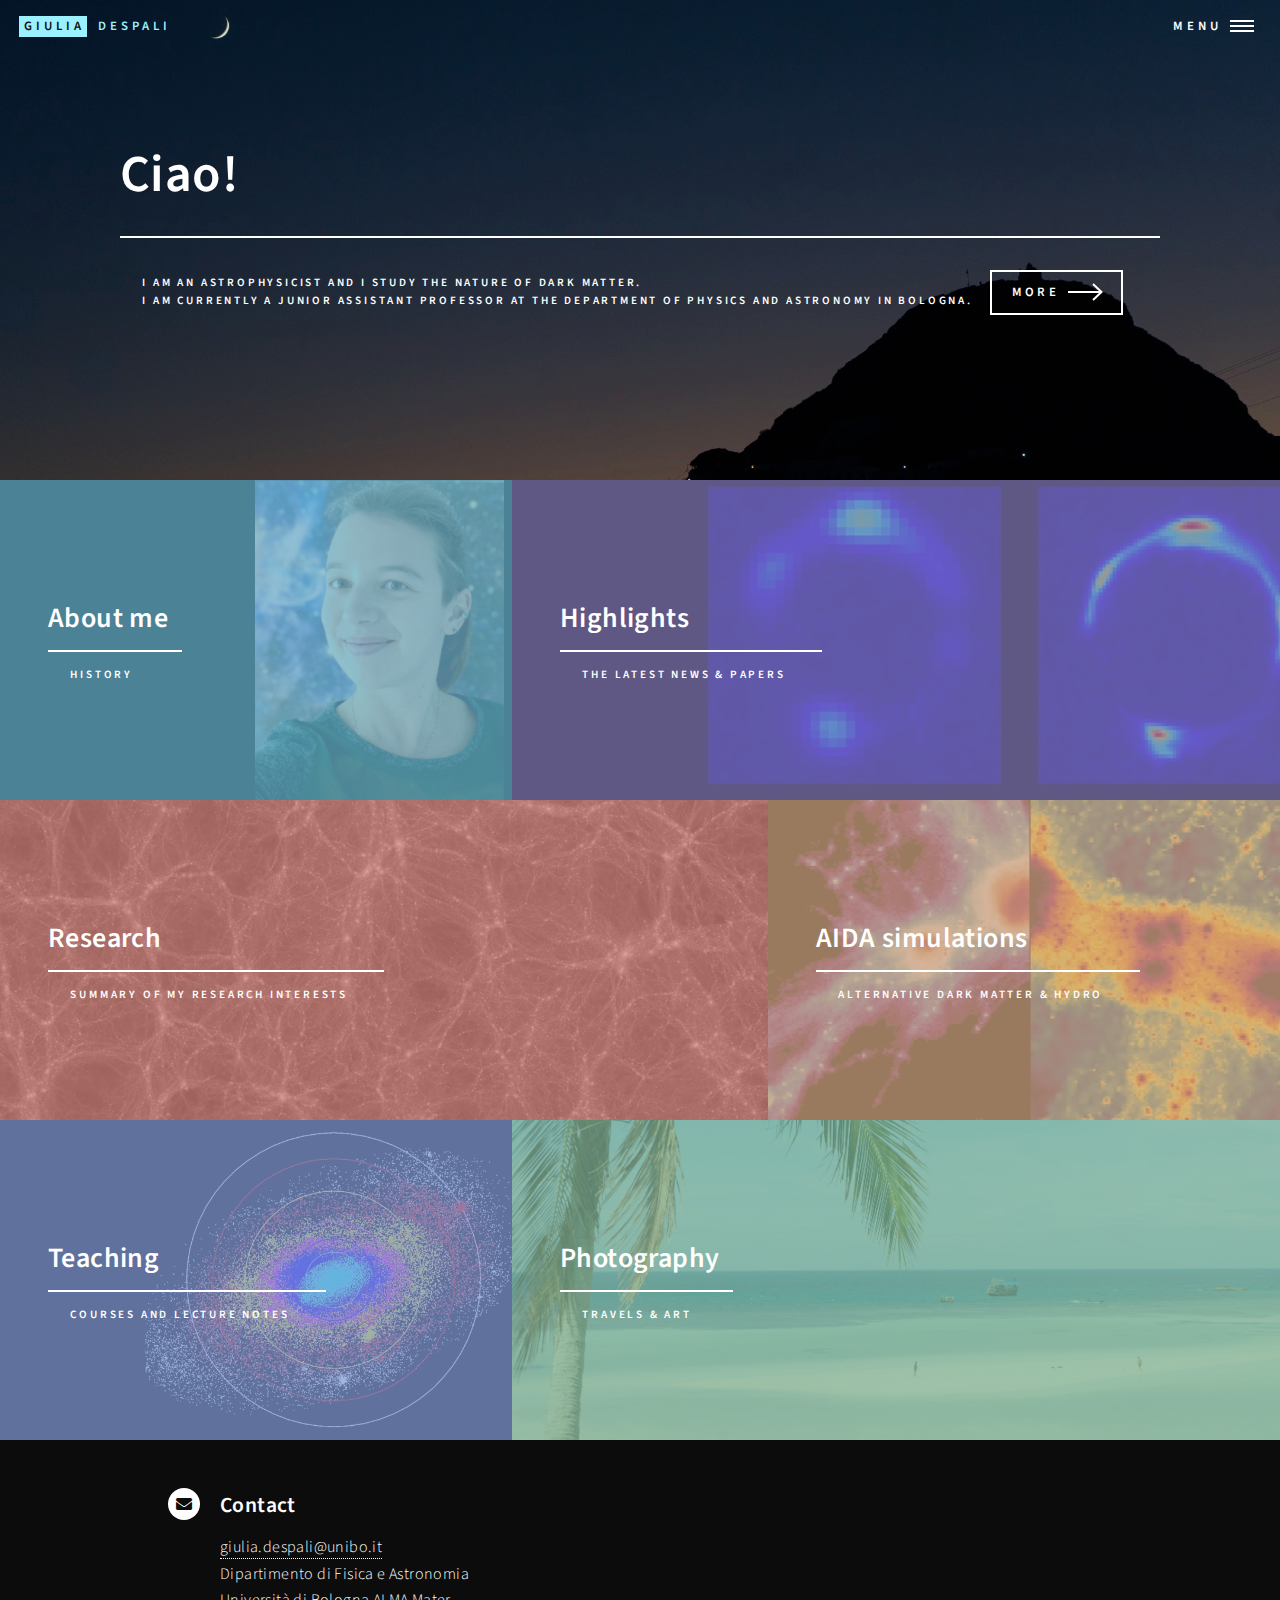
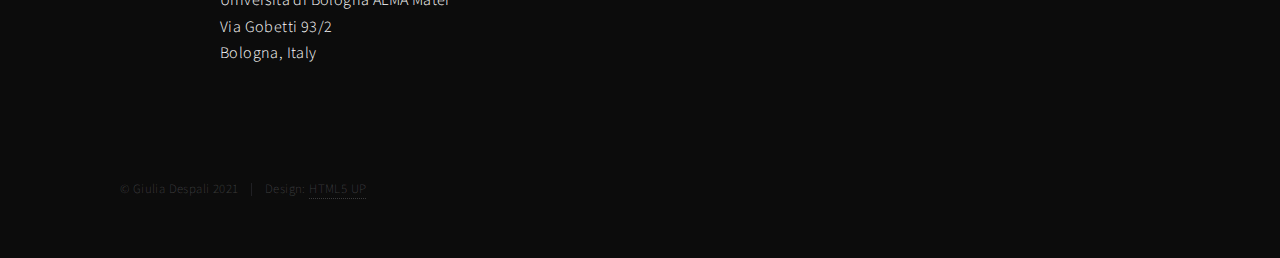
<file: index.html>
<!DOCTYPE HTML>
<!--
	Forty by HTML5 UP
	html5up.net | @ajlkn
	Free for personal and commercial use under the CCA 3.0 license (html5up.net/license)
-->
<html>
	<head>
		<title>Giulia Despali - Astrophysics Researcher at UniBo</title>
		<meta charset="utf-8" />
		<meta name="viewport" content="width=device-width, initial-scale=1, user-scalable=no" />
		<link rel="stylesheet" href="assets/css/main.css" />
		<noscript><link rel="stylesheet" href="assets/css/noscript.css" /></noscript>
	</head>
	<body class="is-preload">

		<!-- Wrapper -->
			<div id="wrapper">

				<!-- Header -->
					<header id="header" class="alt">
						<a href="index.html" class="logo"><strong>Giulia</strong> <span>Despali</span></a>
						<nav>
							<a href="#menu">Menu</a>
						</nav>
					</header>

				<!-- Menu -->
					<nav id="menu">
						<ul class="links">
							<li><a href="index.html">Home</a></li>
							<li><a href="aboutme.html">About me</a></li>
							<li><a href="highlight.html">Highlights</a></li>
							<li><a href="work.html">Research</a></li>
                            <li><a href="https://gdespali.github.io/AIDA">AIDA simulations</a></li>
                            <li><a href="cv.html">CV</a></li>
							<li><a href="teaching.html">Teaching</a></li>
							<li><a href="./photography/main_photo.html">Photography</a></li>
						</ul>

					</nav>

				<!-- Banner -->
					<section id="banner" class="major">
						<div class="inner">
							<header class="major">
								<h1>Ciao!</h1>
							</header>
							<div class="content">
								<p>I am an astrophysicist and I study the nature of dark matter.<br />
								I am currently a junior Assistant Professor at the Department of Physics and Astronomy in Bologna.</p>
								<ul class="actions">
									<li><a href="#one" class="button next scrolly">More</a></li>
								</ul>
							</div>
						</div>
					</section>

				<!-- Main -->
					<div id="main">

						<!-- One -->
							<section id="one" class="tiles">
								<article>
									<span class="image">
										<img src="images/pic01.jpg" alt="" />
									</span>
									<header class="major">
										<h3><a href="aboutme.html" class="link">About me</a></h3>
										<p>history</p>
									</header>
								</article>
								<article>
									<span class="image">
										<img src="images/pic02.jpg" alt="" />
									</span>
									<header class="major">
										<h3><a href="highlight.html" class="link">Highlights</a></h3>
										<p>the latest news & papers</p>
									</header>
								</article>
								<article>
									<span class="image">
										<img src="images/pic03.jpg" alt="" />
									</span>
									<header class="major">
										<h3><a href="work.html" class="link">Research</a></h3>
										<p>summary of my research interests</p>
									</header>
								</article>
                                <article>
                                    <span class="image">
                                        <img src="images/pic05.jpg" alt="" />
                                    </span>
                                    <header class="major">
                                        <h3><a href="https://gdespali.github.io/AIDA" class="link">AIDA simulations</a></h3>
                                        <p>alternative dark matter & hydro</p>
                                    </header>
                                </article>
								<article>
									<span class="image">
										<img src="images/pic04.jpg" alt="" />
									</span>
									<header class="major">
										<h3><a href="teaching.html" class="link">Teaching</a></h3>
										<p>courses and lecture notes</p>
									</header>
								</article>
								<article>
									<span class="image">
										<img src="photography/images/fulls/09.jpg" alt="" />
									</span>
									<header class="major">
										<h3><a href="./photography/main_photo.html" class="link">Photography</a></h3>
										<p>Travels & art</p>
									</header>
								</article>
							</section>

						<!-- Two 
							<section id="two">
								<div class="inner">
									<header class="major">
										<h2>Massa libero</h2>
									</header>
									<p>Nullam et orci eu lorem consequat tincidunt vivamus et sagittis libero. Mauris aliquet magna magna sed nunc rhoncus pharetra. Pellentesque condimentum sem. In efficitur ligula tate urna. Maecenas laoreet massa vel lacinia pellentesque lorem ipsum dolor. Nullam et orci eu lorem consequat tincidunt. Vivamus et sagittis libero. Mauris aliquet magna magna sed nunc rhoncus amet pharetra et feugiat tempus.</p>
									<ul class="actions">
										<li><a href="landing.html" class="button next">Get Started</a></li>
									</ul>
								</div>
							</section>-->

					</div>

				<!-- Contact -->
					<section id="contact">
						<div class="inner">
							<section class="split">
								<section>
									<div class="contact-method">
										<span class="icon solid alt fa-envelope"></span>
										<h3>Contact</h3>
										<a href="#">giulia.despali@unibo.it</a><br />

										<span>Dipartimento di Fisica e Astronomia <br /> 
										Università di Bologna ALMA Mater<br />
										Via Gobetti 93/2<br />
										Bologna, Italy</span>
									</div>
								</section>
							</section>
						</div>
					</section>

				<!-- Footer -->
					<footer id="footer">
						<div class="inner">
							<!--
							<ul class="icons">
								<li><a href="#" class="icon brands alt fa-twitter"><span class="label">Twitter</span></a></li>
								<li><a href="#" class="icon brands alt fa-facebook-f"><span class="label">Facebook</span></a></li>
								<li><a href="#" class="icon brands alt fa-instagram"><span class="label">Instagram</span></a></li>
								<li><a href="#" class="icon brands alt fa-github"><span class="label">GitHub</span></a></li>
								<li><a href="#" class="icon brands alt fa-linkedin-in"><span class="label">LinkedIn</span></a></li>
							</ul> -->
							 <ul class="copyright">
								<li>&copy; Giulia Despali 2021</li><li>Design: <a href="https://html5up.net">HTML5 UP</a></li>
							</ul>
						</div>
					</footer>

			</div>

		<!-- Scripts -->
			<script src="assets/js/jquery.min.js"></script>
			<script src="assets/js/jquery.scrolly.min.js"></script>
			<script src="assets/js/jquery.scrollex.min.js"></script>
			<script src="assets/js/browser.min.js"></script>
			<script src="assets/js/breakpoints.min.js"></script>
			<script src="assets/js/util.js"></script>
			<script src="assets/js/main.js"></script>

	</body>
</html>
</file>
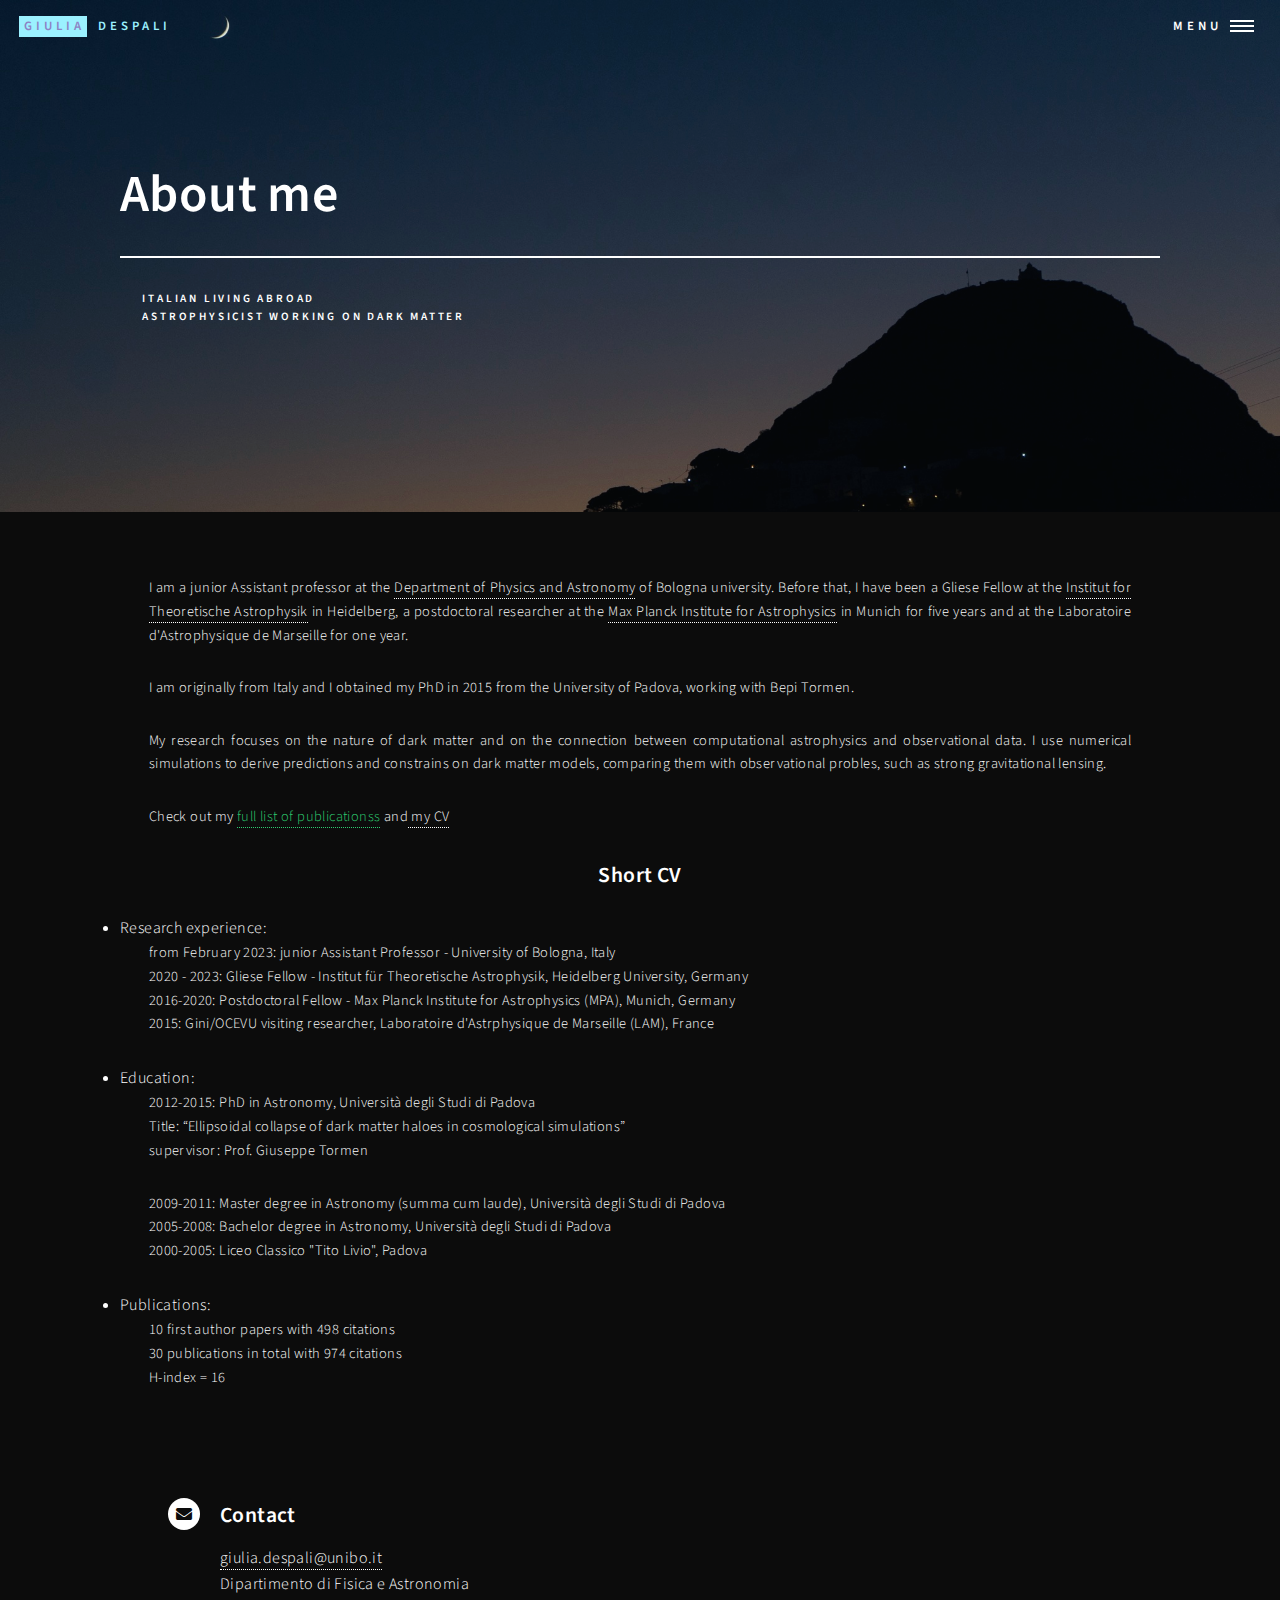
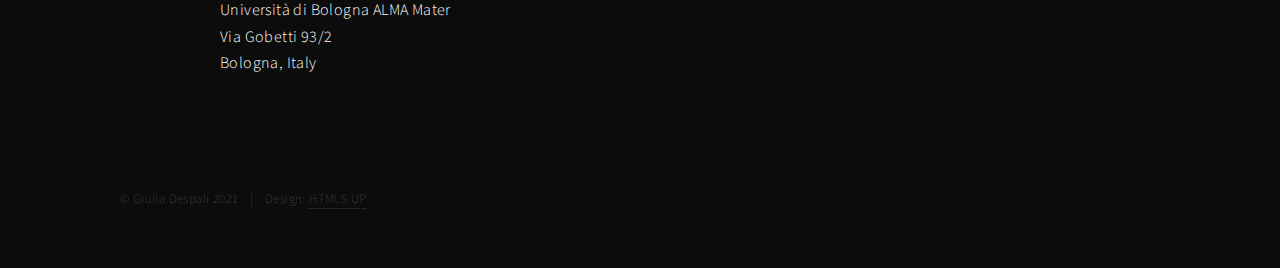
<file: aboutme.html>
<!DOCTYPE HTML>
<!--
	Forty by HTML5 UP
	html5up.net | @ajlkn
	Free for personal and commercial use under the CCA 3.0 license (html5up.net/license)
-->
<html>
	<head>
		<title>Giulia Despali - About me</title>
		<meta charset="utf-8" />
		<meta name="viewport" content="width=device-width, initial-scale=1, user-scalable=no" />
		<link rel="stylesheet" href="assets/css/main.css" />
		<noscript><link rel="stylesheet" href="assets/css/noscript.css" /></noscript>
	</head>
	<body class="is-preload">

		<!-- Wrapper -->
			<div id="wrapper">

				<!-- Header -->
				<!-- Note: The "styleN" class below should match that of the banner element. -->
					<header id="header" class="alt style2">
						<a href="index.html" class="logo"><strong>Giulia</strong> <span>Despali</span></a>
						<nav>
							<a href="#menu">Menu</a>
						</nav>
					</header>

				<!-- Menu -->
					<nav id="menu">
						<ul class="links">
							<li><a href="index.html">Home</a></li>
							<li><a href="aboutme.html">About me</a></li>
							<li><a href="highlight.html">Highlights</a></li>
							<li><a href="work.html">Research</a></li>
							<li><a href="teaching.html">Teaching</a></li>
                            <li><a href="simulations.html">AIDA simulations</a></li>
                            <li><a href="cv.html">CV</a></li>
							<li><a href="./photography/main_photo.html">Photography</a></li>
							</ul>

					</nav>

				<!-- Banner -->
				<!-- Note: The "styleN" class below should match that of the header element. -->
					<section id="banner" class="style2">
						<div class="inner">
							<span class="image">
								<img src="images/banner.jpg" alt="" />
							</span>
							<header class="major">
								<h1>About me</h1>
							</header>
							<div class="content">
								<p>Italian living abroad<br />
								Astrophysicist working on dark matter</p>
							</div>
						</div>
					</section>

				<!-- Main -->
					<div id="main">
						<!-- One -->
							<section id="one">
								<div class="inner">
	
									<p style="text-align: justify">I am a junior Assistant professor at the <a = href="https://fisica-astronomia.unibo.it/it"style="color:white" target="_blank"> Department of Physics and Astronomy</a> of Bologna university.
									Before that, I have been a Gliese Fellow at the <a href="https://www.ita.uni-heidelberg.de/index.shtml?lang=en"style="color:white" target="_blank">Institut for Theoretische Astrophysik</a> in Heidelberg, a postdoctoral researcher at the <a href="https://www.mpa-garching.mpg.de/"style="color:white" target="_blank">Max Planck Institute for Astrophysics</a> in  
									Munich for five years and at the Laboratoire d'Astrophysique de Marseille for one year. </p>
									<p style="text-align: justify">  I am originally from Italy and I obtained my PhD in 2015 from the University of Padova, working with Bepi Tormen.</p>

									<p style="text-align: justify">My research focuses on the nature of dark matter and on the connection between computational astrophysics and observational data. I use numerical simulations to derive predictions 
									and constrains on dark matter models, comparing them with observational probles, such as strong gravitational lensing.</p>
							       <p> Check out my <a href="https://ui.adsabs.harvard.edu/search/filter_database_fq_database=OR&filter_database_fq_database=database%3A%22astronomy%22&fq=%7B!type%3Daqp%20v%3D%24fq_database%7D&fq_database=(database%3A%22astronomy%22)&p_=0&q=author%3A(%22despali%22)&sort=date%20desc%2C%20bibcode%20desc" style="color:#2ECC71"  target="_blank">full list of publicationss</a> and<a href="./files/cv_despali.pdf" target ="_blank"> my CV</a> </p>


									<h3 style = "text-align: center "> Short CV </h3>

									<li>Research experience:</li>
  									<p>from February 2023:  junior Assistant Professor - University of Bologna, Italy</br>
  									2020 - 2023:  Gliese Fellow - Institut für Theoretische Astrophysik, Heidelberg University, Germany</br>
									2016-2020:	Postdoctoral Fellow - Max Planck Institute for Astrophysics (MPA), Munich, Germany</br>
									2015:       Gini/OCEVU visiting researcher, Laboratoire d'Astrphysique de Marseille (LAM), France</p>

 									 <li>Education:</li>
									<p>2012-2015:   PhD in Astronomy, Università degli Studi di Padova</br>
 									Title: “Ellipsoidal collapse of dark matter haloes in cosmological simulations”</br>
    								supervisor: Prof. Giuseppe Tormen</p>
 									 
 									<p>2009-2011:	Master degree in Astronomy (summa cum laude), Università degli Studi di Padova</br>
									2005-2008:	Bachelor degree in Astronomy, Università degli Studi di Padova</br>
									2000-2005:	Liceo Classico "Tito Livio", Padova</p>

								   <li>Publications:</li>

  									<p> 10 first author papers with 498 citations</br>
								    30 publications in total with 974 citations</br>	
								    H-index = 16 </p> 	
								</div>
							</section>
					</div>

				<!-- Contact -->
					<section id="contact">
						<div class="inner">
							<section class="split">
								<section>
									<div class="contact-method">
										<span class="icon solid alt fa-envelope"></span>
										<h3>Contact</h3>
                                        <a href="#">giulia.despali@unibo.it</a><br />

                                        <span>Dipartimento di Fisica e Astronomia <br />
                                        Università di Bologna ALMA Mater<br />
                                        Via Gobetti 93/2<br />
                                        Bologna, Italy</span>
									</div>
								</section>
							</section>
						</div>
					</section>

				<!-- Footer -->
					<footer id="footer">
						<div class="inner">
							<!--
							<ul class="icons">
								<li><a href="#" class="icon brands alt fa-twitter"><span class="label">Twitter</span></a></li>
								<li><a href="#" class="icon brands alt fa-facebook-f"><span class="label">Facebook</span></a></li>
								<li><a href="#" class="icon brands alt fa-instagram"><span class="label">Instagram</span></a></li>
								<li><a href="#" class="icon brands alt fa-github"><span class="label">GitHub</span></a></li>
								<li><a href="#" class="icon brands alt fa-linkedin-in"><span class="label">LinkedIn</span></a></li>
							</ul> -->
							 <ul class="copyright">
								<li>&copy; Giulia Despali 2021</li><li>Design: <a href="https://html5up.net">HTML5 UP</a></li>
							</ul>
						</div>
					</footer>

			</div>

		<!-- Scripts -->
			<script src="assets/js/jquery.min.js"></script>
			<script src="assets/js/jquery.scrolly.min.js"></script>
			<script src="assets/js/jquery.scrollex.min.js"></script>
			<script src="assets/js/browser.min.js"></script>
			<script src="assets/js/breakpoints.min.js"></script>
			<script src="assets/js/util.js"></script>
			<script src="assets/js/main.js"></script>

	</body>
</html>
</file>
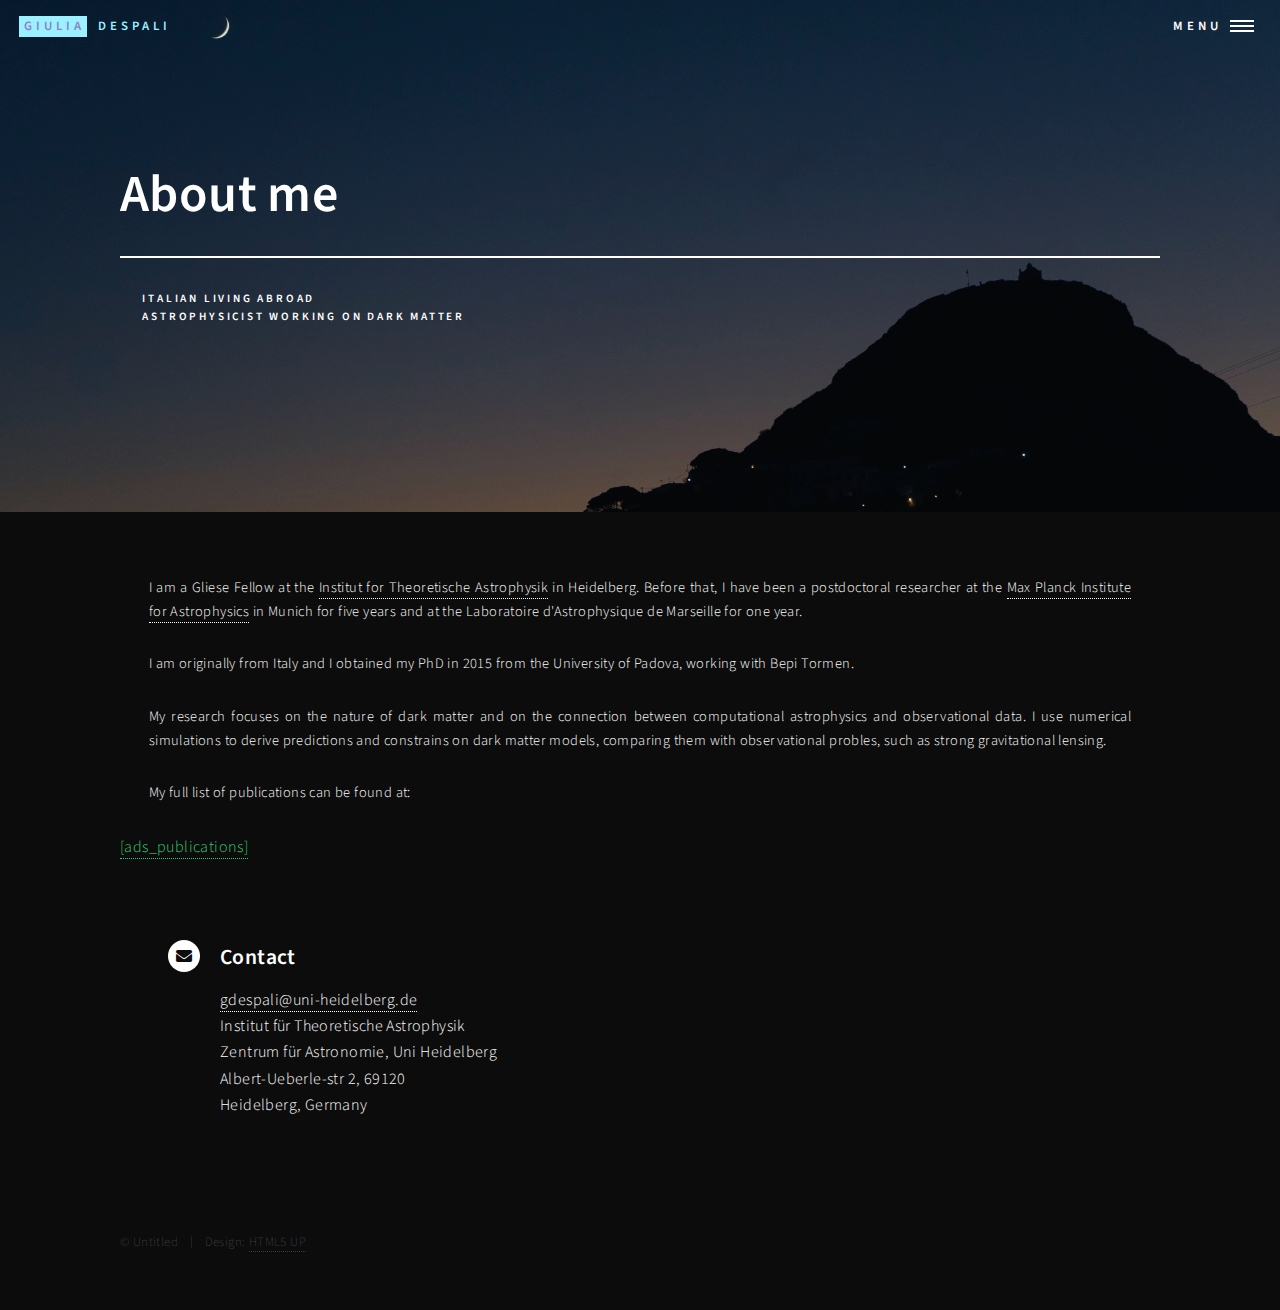
<file: cv.html>
<!DOCTYPE HTML>
<!--
	Forty by HTML5 UP
	html5up.net | @ajlkn
	Free for personal and commercial use under the CCA 3.0 license (html5up.net/license)
-->
<html>
	<head>
		<title>Giulia Despali - CV</title>
		<meta charset="utf-8" />
		<meta name="viewport" content="width=device-width, initial-scale=1, user-scalable=no" />
		<link rel="stylesheet" href="assets/css/main.css" />
		<noscript><link rel="stylesheet" href="assets/css/noscript.css" /></noscript>
	</head>
	<body class="is-preload">

		<!-- Wrapper -->
			<div id="wrapper">

				<!-- Header -->
				<!-- Note: The "styleN" class below should match that of the banner element. -->
					<header id="header" class="alt style2">
						<a href="index.html" class="logo"><strong>Giulia</strong> <span>Despali</span></a>
						<nav>
							<a href="#menu">Menu</a>
						</nav>
					</header>

				<!-- Menu -->
					<nav id="menu">
						<ul class="links">
							<li><a href="index.html">Home</a></li>
							<li><a href="aboutme.html">About me</a></li>
							<li><a href="highlight.html">Highlights</a></li>
							<li><a href="work.html">Research</a></li>
							<li><a href="teaching.html">Teaching</a></li>
                            <li><a href="simulations.html">New simulations</a></li>
							<li><a href="cv.html">CV</a></li>
							<li><a href="photography.html">Photography</a></li>
							</ul>
						<!--<ul class="actions stacked">
							<li><a href="#" class="button primary fit">Get Started</a></li>
							<li><a href="#" class="button fit">Log In</a></li>
						</ul>-->
					</nav>

				<!-- Banner -->
				<!-- Note: The "styleN" class below should match that of the header element. -->
					<section id="banner" class="style2">
						<div class="inner">
							<span class="image">
								<img src="images/banner.jpg" alt="" />
							</span>
							<header class="major">
								<h1>About me</h1>
							</header>
							<div class="content">
								<p>Italian living abroad<br />
								Astrophysicist working on dark matter</p>
							</div>
						</div>
					</section>

				<!-- Main -->
					<div id="main">
						<!-- One -->
							<section id="one">
								<div class="inner">
	
									<p style="text-align: justify">I am a Gliese Fellow at the <a href="https://www.ita.uni-heidelberg.de/index.shtml?lang=en"style="color:white" target="_blank">Institut for Theoretische Astrophysik</a> in Heidelberg. 
									Before that, I have been a postdoctoral researcher at the <a href="https://www.mpa-garching.mpg.de/"style="color:white" target="_blank">Max Planck Institute for Astrophysics</a> in  
									Munich for five years and at the Laboratoire d'Astrophysique de Marseille for one year. </p>
									<p style="text-align: justify">  I am originally from Italy and I obtained my PhD in 2015 from the University of Padova, working with Bepi Tormen.</p>

									<p style="text-align: justify">My research focuses on the nature of dark matter and on the connection between computational astrophysics and observational data. I use numerical simulations to derive predictions 
									and constrains on dark matter models, comparing them with observational probles, such as strong gravitational lensing.</p>
							       <p> My full list of publications can be found  at: </p> <div> <a href="https://ui.adsabs.harvard.edu/search/filter_database_fq_database=OR&filter_database_fq_database=database%3A%22astronomy%22&fq=%7B!type%3Daqp%20v%3D%24fq_database%7D&fq_database=(database%3A%22astronomy%22)&q=author%3A(%22despali%22)&sort=citation_count%20desc%2C%20bibcode%20desc&p_=0" style="color:#2ECC71"  target="_blank">[ads_publications]</a></div>

								</div>
							</section>

						<!-- Two 
							<section id="two" class="spotlights">
								<section>
									<a href="generic.html" class="image">
										<img src="images/pic08.jpg" alt="" data-position="center center" />
									</a>
									<div class="content">
										<div class="inner">
											<header class="major">
												<h3>Orci maecenas</h3>
											</header>
											<p>Nullam et orci eu lorem consequat tincidunt vivamus et sagittis magna sed nunc rhoncus condimentum sem. In efficitur ligula tate urna. Maecenas massa sed magna lacinia magna pellentesque lorem ipsum dolor. Nullam et orci eu lorem consequat tincidunt. Vivamus et sagittis tempus.</p>
											<ul class="actions">
												<li><a href="generic.html" class="button">Learn more</a></li>
											</ul>
										</div>
									</div>
								</section>
								<section>
									<a href="generic.html" class="image">
										<img src="images/pic09.jpg" alt="" data-position="top center" />
									</a>
									<div class="content">
										<div class="inner">
											<header class="major">
												<h3>Rhoncus magna</h3>
											</header>
											<p>Nullam et orci eu lorem consequat tincidunt vivamus et sagittis magna sed nunc rhoncus condimentum sem. In efficitur ligula tate urna. Maecenas massa sed magna lacinia magna pellentesque lorem ipsum dolor. Nullam et orci eu lorem consequat tincidunt. Vivamus et sagittis tempus.</p>
											<ul class="actions">
												<li><a href="generic.html" class="button">Learn more</a></li>
											</ul>
										</div>
									</div>
								</section>
								<section>
									<a href="generic.html" class="image">
										<img src="images/pic10.jpg" alt="" data-position="25% 25%" />
									</a>
									<div class="content">
										<div class="inner">
											<header class="major">
												<h3>Sed nunc ligula</h3>
											</header>
											<p>Nullam et orci eu lorem consequat tincidunt vivamus et sagittis magna sed nunc rhoncus condimentum sem. In efficitur ligula tate urna. Maecenas massa sed magna lacinia magna pellentesque lorem ipsum dolor. Nullam et orci eu lorem consequat tincidunt. Vivamus et sagittis tempus.</p>
											<ul class="actions">
												<li><a href="generic.html" class="button">Learn more</a></li>
											</ul>
										</div>
									</div>
								</section>
							</section>
							-->
						<!-- Three 
							<section id="three">
								<div class="inner">
									<header class="major">
										<h2>Massa libero</h2>
									</header>
									<p>Nullam et orci eu lorem consequat tincidunt vivamus et sagittis libero. Mauris aliquet magna magna sed nunc rhoncus pharetra. Pellentesque condimentum sem. In efficitur ligula tate urna. Maecenas laoreet massa vel lacinia pellentesque lorem ipsum dolor. Nullam et orci eu lorem consequat tincidunt. Vivamus et sagittis libero. Mauris aliquet magna magna sed nunc rhoncus amet pharetra et feugiat tempus.</p>
									<ul class="actions">
										<li><a href="generic.html" class="button next">Get Started</a></li>
									</ul>
								</div>
							</section> -->

					</div>

				<!-- Contact -->
					<section id="contact">
						<div class="inner">
							<section class="split">
								<section>
									<div class="contact-method">
										<span class="icon solid alt fa-envelope"></span>
										<h3>Contact</h3>
										<a href="#">gdespali@uni-heidelberg.de</a><br />

										<span>Institut für Theoretische Astrophysik <br /> 
										Zentrum für Astronomie, Uni Heidelberg<br />
										Albert-Ueberle-str 2, 69120<br />
										Heidelberg, Germany</span>
									</div>
								</section>
							</section>
						</div>
					</section>

				<!-- Footer -->
					<footer id="footer">
						<div class="inner">
							<!--
							<ul class="icons">
								<li><a href="#" class="icon brands alt fa-twitter"><span class="label">Twitter</span></a></li>
								<li><a href="#" class="icon brands alt fa-facebook-f"><span class="label">Facebook</span></a></li>
								<li><a href="#" class="icon brands alt fa-instagram"><span class="label">Instagram</span></a></li>
								<li><a href="#" class="icon brands alt fa-github"><span class="label">GitHub</span></a></li>
								<li><a href="#" class="icon brands alt fa-linkedin-in"><span class="label">LinkedIn</span></a></li>
							</ul> -->
							 <ul class="copyright">
								<li>&copy; Untitled</li><li>Design: <a href="https://html5up.net">HTML5 UP</a></li>
							</ul>
						</div>
					</footer>

			</div>

		<!-- Scripts -->
			<script src="assets/js/jquery.min.js"></script>
			<script src="assets/js/jquery.scrolly.min.js"></script>
			<script src="assets/js/jquery.scrollex.min.js"></script>
			<script src="assets/js/browser.min.js"></script>
			<script src="assets/js/breakpoints.min.js"></script>
			<script src="assets/js/util.js"></script>
			<script src="assets/js/main.js"></script>

	</body>
</html>
</file>
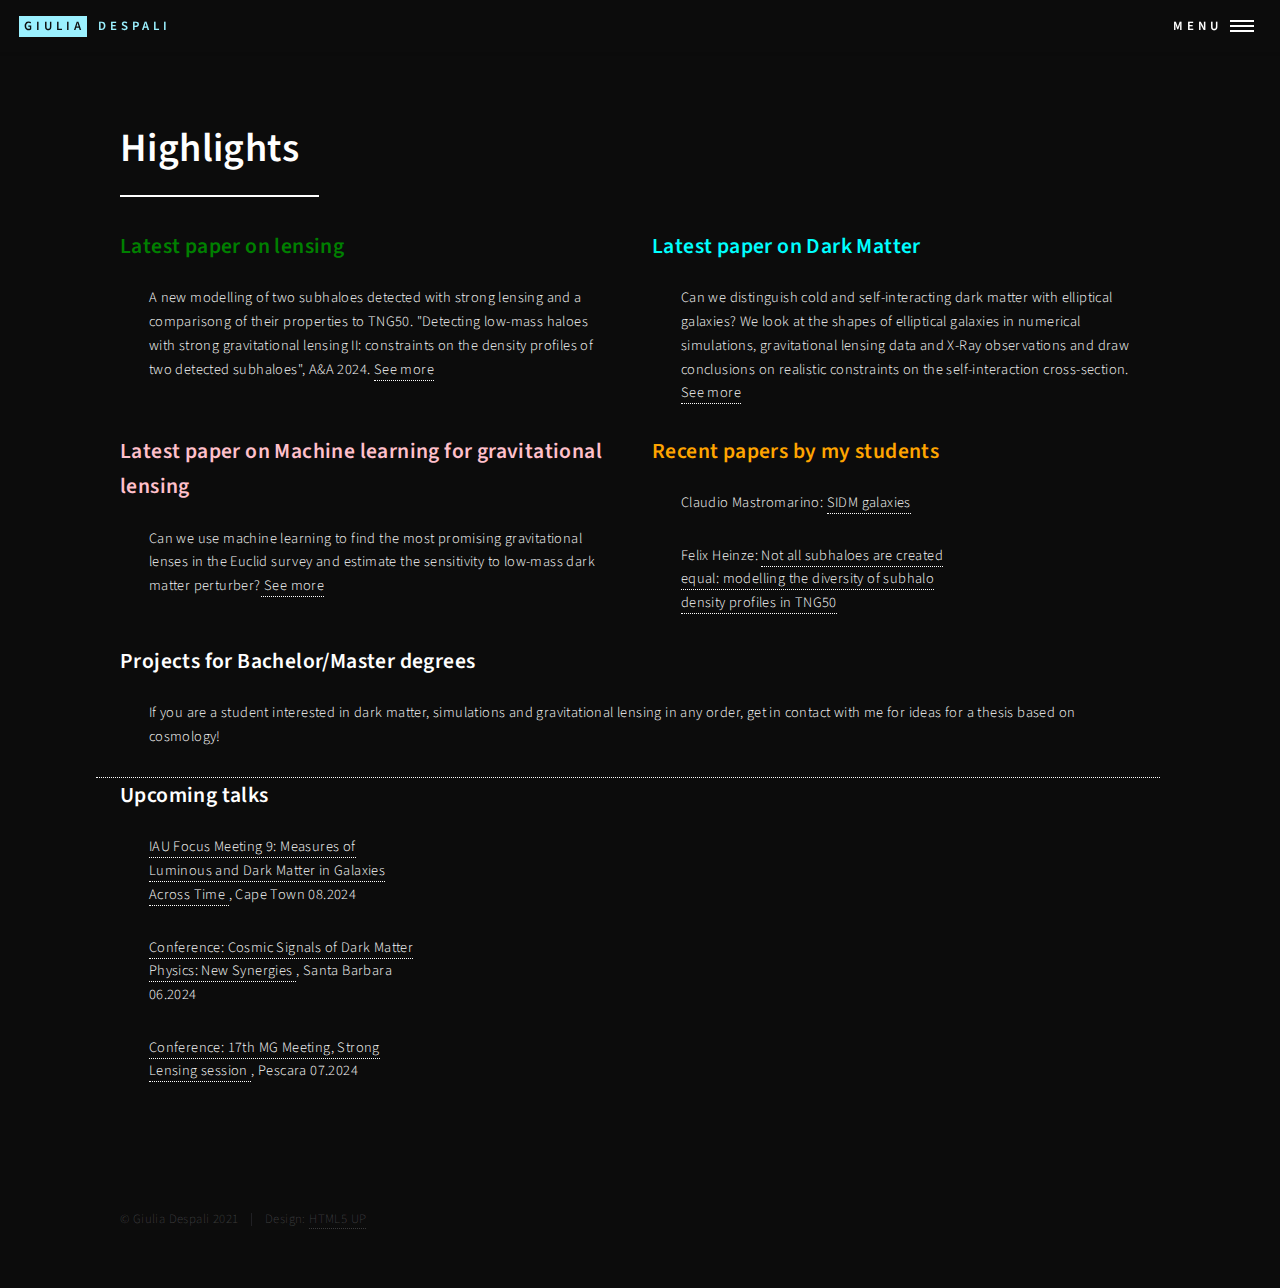
<file: highlight.html>
<!DOCTYPE HTML>
<!--
	Forty by HTML5 UP
	html5up.net | @ajlkn
	Free for personal and commercial use under the CCA 3.0 license (html5up.net/license)
-->
<html>
	<head>
		<title>Generic - Forty by HTML5 UP</title>
		<meta charset="utf-8" />
		<meta name="viewport" content="width=device-width, initial-scale=1, user-scalable=no" />
		<link rel="stylesheet" href="assets/css/main.css" />
		<noscript><link rel="stylesheet" href="assets/css/noscript.css" /></noscript>
	</head>
	<body class="is-preload">

		<!-- Wrapper -->
			<div id="wrapper">

				<!-- Header -->
					<header id="header">
						<a href="index.html" class="logo"><strong>Giulia</strong> <span>Despali</span></a>
						<nav>
							<a href="#menu">Menu</a>
						</nav>
					</header>

				<!-- Menu -->
					<nav id="menu">
						<ul class="links">
							<li><a href="index.html">Home</a></li>
							<li><a href="aboutme.html">About me</a></li>
							<li><a href="highlight.html">Highlights</a></li>
							<li><a href="work.html">Research</a></li>
                            <li><a href="simulations.html">AIDA simulations</a></li>
                            <li><a href="cv.html">CV</a></li>
							<li><a href="teaching.html">Teaching</a></li>
							<li><a href="./photography/main_photo.html">Photography</a></li>
						</ul>

					</nav>

				<!-- Main -->
					<div id="main" class="alt">

						<!-- One -->
							<section id="one">
								<div class="inner">
									<header class="major">
										<h1>Highlights</h1>
									</header>
										<div class="row">
											<div class="col-6 col-12-small">
												<h3 style="color:green">Latest paper on lensing </h3>
												<p>A new modelling of two subhaloes detected with strong lensing and a comparisong of their properties to TNG50.
												"Detecting low-mass haloes with strong gravitational lensing II: constraints on the density profiles of two detected subhaloes",
													A&A 2024. <a href="https://arxiv.org/pdf/2407.12910" target="_blank"> See more</a></p>
											</div>
											<div class="col-6 col-12-small">
												<h3 style="color:cyan">Latest paper on Dark Matter </h3>
												<p>Can we distinguish cold and self-interacting dark matter with elliptical galaxies? We look at the shapes
												  of elliptical galaxies in numerical simulations, gravitational lensing data and X-Ray observations and draw
												  conclusions on realistic constraints on the self-interaction cross-section. <a href="https://arxiv.org/abs/2204.12502" target="_blank"> See more</a></p>
											</div>
                                            <div class="col-6 col-12-small">
                                                <h3 style="color:pink">Latest paper on Machine learning for gravitational lensing </h3>
                                                <p>Can we use machine learning to find the most promising gravitational lenses in the Euclid survey and estimate the sensitivity to low-mass dark matter perturber?<a href="https://arxiv.org/abs/2204.12502" target="_blank"> See more</a></p>
                                            </div>
											<!-- Break -->
                                            <div class="col-4 col-12-medium">
                                                <h3 style="color:orange">Recent papers by my students</h3>
                                                <p> Claudio Mastromarino:  <a href="https://ui.adsabs.harvard.edu/abs/2023MNRAS.524.1515M/abstract" target="_blank"> SIDM galaxies</a></p>
                                                <p> Felix Heinze:  <a href="https://ui.adsabs.harvard.edu/abs/2024MNRAS.52711996H/abstract" target="_blank"> Not all subhaloes are created equal: modelling the diversity of subhalo density profiles in TNG50</p>

                                            </div>
                                            <div class="col-4 col-12-medium">
												<h3>Projects for Bachelor/Master degrees</h3>
												<p>If you are a student interested in dark matter, simulations and gravitational lensing in any order, 
												get in contact with me for ideas for a thesis based on cosmology!</p>
											</div>
											 <div class="col-4 col-12-medium">
												<h3>Upcoming talks</h3>
                                                <p><a href="https://ga24dmfm9.saao.ac.za/", target="blank"> IAU Focus Meeting 9: Measures of Luminous and Dark Matter in Galaxies Across Time </a>, Cape Town 08.2024  </p>
 												<p><a href="https://www.kitp.ucsb.edu/activities/darkmatter-c24", target="blank"> Conference: Cosmic Signals of Dark Matter Physics: New Synergies </a>, Santa Barbara 06.2024  </p>
                                                <p><a href="https://indico.icranet.org/event/8/", target="blank"> Conference: 17th MG Meeting, Strong Lensing session </a>, Pescara 07.2024  </p>
											</div>

										</div>
								</div>
							</section>

					</div>


				<!-- Footer -->
					<footer id="footer">
						<div class="inner">
							<!--
							<ul class="icons">
								<li><a href="#" class="icon brands alt fa-twitter"><span class="label">Twitter</span></a></li>
								<li><a href="#" class="icon brands alt fa-facebook-f"><span class="label">Facebook</span></a></li>
								<li><a href="#" class="icon brands alt fa-instagram"><span class="label">Instagram</span></a></li>
								<li><a href="#" class="icon brands alt fa-github"><span class="label">GitHub</span></a></li>
								<li><a href="#" class="icon brands alt fa-linkedin-in"><span class="label">LinkedIn</span></a></li>
							</ul> -->
							 <ul class="copyright">
								<li>&copy; Giulia Despali 2021</li><li>Design: <a href="https://html5up.net">HTML5 UP</a></li>
							</ul>
						</div>
					</footer>


			</div>

		<!-- Scripts -->
			<script src="assets/js/jquery.min.js"></script>
			<script src="assets/js/jquery.scrolly.min.js"></script>
			<script src="assets/js/jquery.scrollex.min.js"></script>
			<script src="assets/js/browser.min.js"></script>
			<script src="assets/js/breakpoints.min.js"></script>
			<script src="assets/js/util.js"></script>
			<script src="assets/js/main.js"></script>

	</body>
</html>
</file>
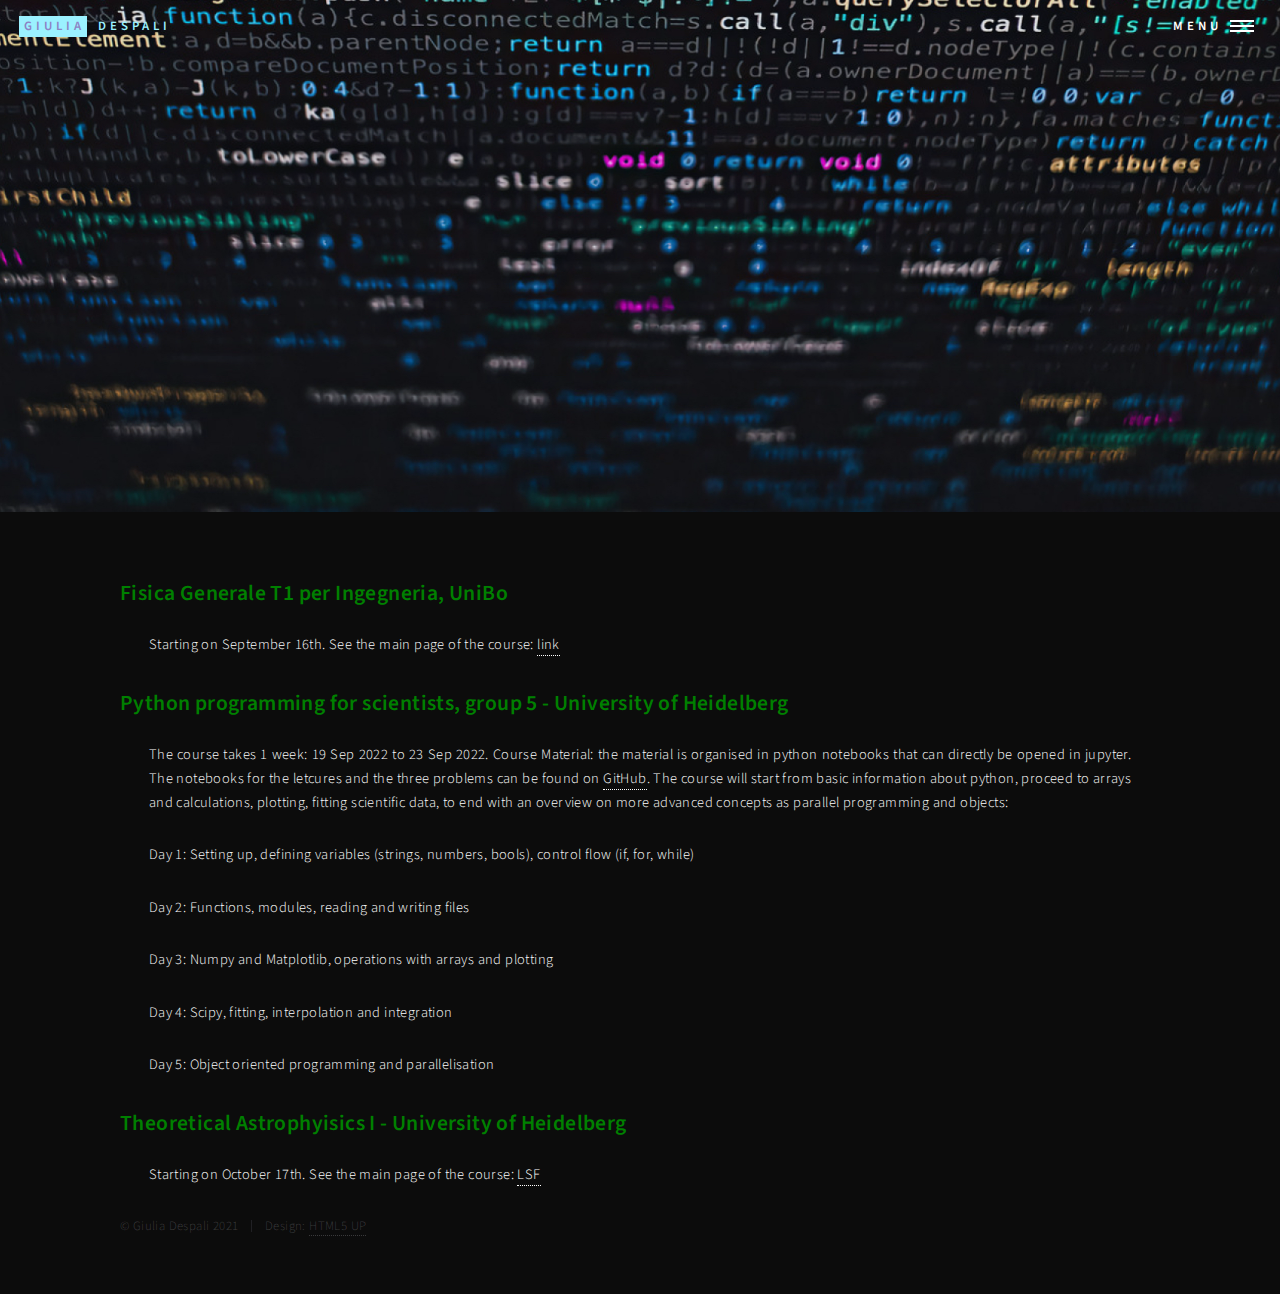
<file: teaching.html>
<!DOCTYPE HTML>
<!--
	Forty by HTML5 UP
	html5up.net | @ajlkn
	Free for personal and commercial use under the CCA 3.0 license (html5up.net/license)
-->
<html>
	<head>
		<title>Giulia Despali - Teaching</title>
		<meta charset="utf-8" />
		<meta name="viewport" content="width=device-width, initial-scale=1, user-scalable=no" />
		<link rel="stylesheet" href="assets/css/main.css" />
		<noscript><link rel="stylesheet" href="assets/css/noscript.css" /></noscript>
	</head>
	<body class="is-preload">

		<!-- Wrapper -->
			<div id="wrapper">

				<!-- Header -->
				<!-- Note: The "styleN" class below should match that of the banner element. -->
					<header id="header" class="alt style2">
						<a href="index.html" class="logo"><strong>Giulia</strong> <span>Despali</span></a>
						<nav>
							<a href="#menu">Menu</a>
						</nav>
					</header>

				<!-- Menu -->
					<nav id="menu">
						<ul class="links">
							<li><a href="index.html">Home</a></li>
							<li><a href="aboutme.html">About me</a></li>
							<li><a href="highlight.html">Highlights</a></li>
							<li><a href="work.html">Research</a></li>
                            <li><a href="simulations.html">AIDA simulations</a></li>
                            <li><a href="cv.html">CV</a></li>
							<li><a href="teaching.html">Teaching</a></li>
							<li><a href="./photography/main_photo.html">Photography</a></li>
							</ul>

					</nav>

				<!-- Banner -->
				<!-- Note: The "styleN" class below should match that of the header element. -->
                                     <section id="banner" class="style2">
                                                <div class="inner">
                                                        <span class="image">
                                                                <img src="images/python.jpg" alt="" />
                                                        </span>
                                                   </div>
                                        </section>
				<!-- Main -->
					<div id="main">
						<!-- One -->
							<section id="one">
								<div class="inner">
	

    <div id="content">
        <h3 style="color:green">Fisica Generale T1 per Ingegneria, UniBo</h3>
        <p> Starting on September 16th. See the main page of the course: <a href="https://www.unibo.it/it/studiare/dottorati-master-specializzazioni-e-altra-formazione/insegnamenti/insegnamento/2024/468648" target="_blank">link</a>  </p>
        
      <h3 style="color:green">Python programming for scientists, group 5 - University of Heidelberg</h3>

      <p style="text-align: justify">The course takes 1 week: 19 Sep 2022 to 23 Sep 2022.
	
	Course Material: the material is organised in python notebooks that can directly be opened in jupyter. The notebooks for the letcures and the three problems can be found on <a href="https://github.com/gdespali/python_course.git" target="_blank">GitHub</a>. The course will start from basic information about python, proceed to arrays and calculations, plotting, fitting scientific data, to end with an overview on more advanced concepts as parallel programming and objects:

	</p>
       <p style="text-align: justify">Day 1: Setting up, defining variables (strings, numbers, bools), control flow (if, for, while)</p>
       <p style="text-align: justify">Day 2: Functions, modules, reading and writing files</p>
       <p style="text-align: justify">Day 3: Numpy and Matplotlib, operations with arrays and plotting</p>
       <p style="text-align: justify">Day 4: Scipy, fitting, interpolation and integration</p>
       <p style="text-align: justify">Day 5: Object oriented programming and parallelisation</p>


	</ul>
      <h3 style="color:green">Theoretical Astrophyisics I - University of Heidelberg</h3>
      <p> Starting on October 17th. See the main page of the course: <a href="https://lsf.uni-heidelberg.de/qisserver/rds?state=verpublish&status=init&vmfile=no&publishid=372193&moduleCall=webInfo&publishConfFile=webInfo&publishSubDir=veranstaltung" target="_blank">LSF</a>  </p>

			<!-- Footer -->
					<footer id="footer">
						<div class="inner">
							<!--
							<ul class="icons">
								<li><a href="#" class="icon brands alt fa-twitter"><span class="label">Twitter</span></a></li>
								<li><a href="#" class="icon brands alt fa-facebook-f"><span class="label">Facebook</span></a></li>
								<li><a href="#" class="icon brands alt fa-instagram"><span class="label">Instagram</span></a></li>
								<li><a href="#" class="icon brands alt fa-github"><span class="label">GitHub</span></a></li>
								<li><a href="#" class="icon brands alt fa-linkedin-in"><span class="label">LinkedIn</span></a></li>
							</ul> -->
							 <ul class="copyright">
								<li>&copy; Giulia Despali 2021</li><li>Design: <a href="https://html5up.net">HTML5 UP</a></li>
							</ul>
						</div>
					</footer>

			</div>

		<!-- Scripts -->
			<script src="assets/js/jquery.min.js"></script>
			<script src="assets/js/jquery.scrolly.min.js"></script>
			<script src="assets/js/jquery.scrollex.min.js"></script>
			<script src="assets/js/browser.min.js"></script>
			<script src="assets/js/breakpoints.min.js"></script>
			<script src="assets/js/util.js"></script>
			<script src="assets/js/main.js"></script>

	</body>
</html>
</file>
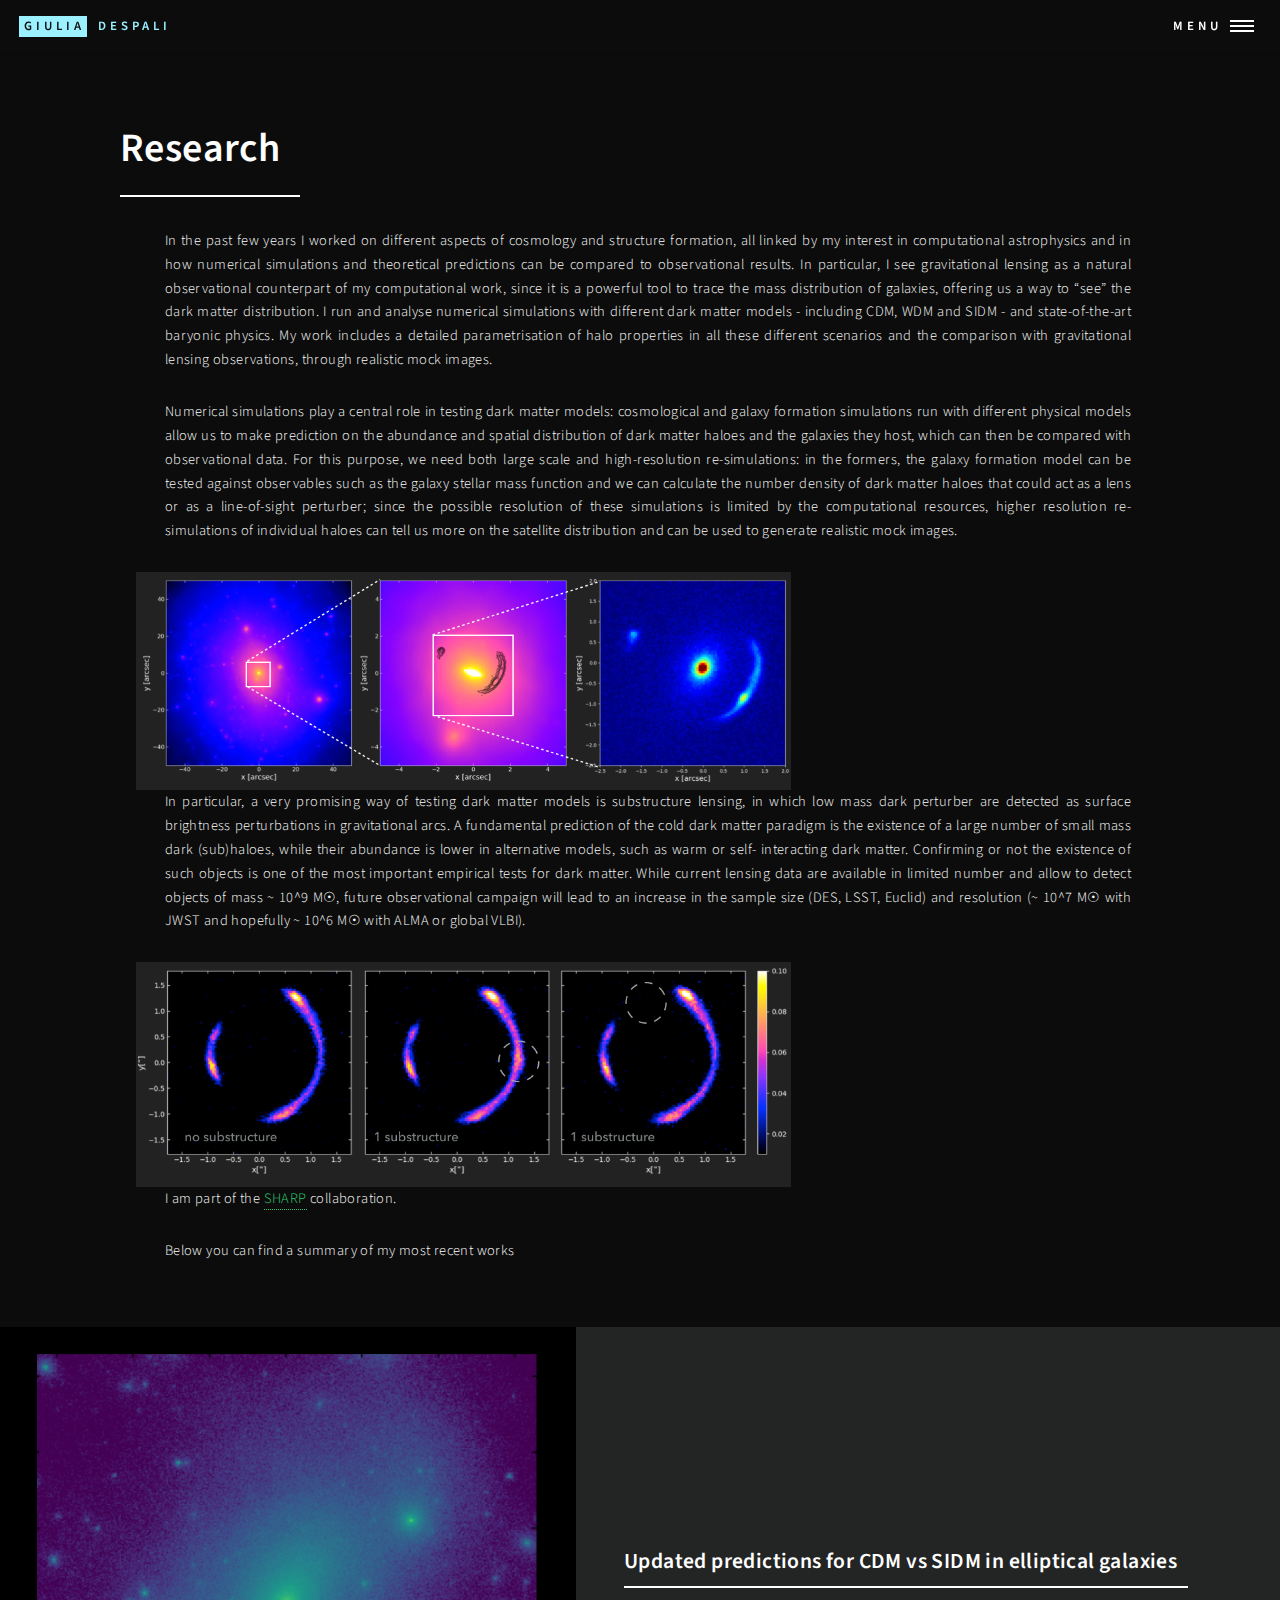
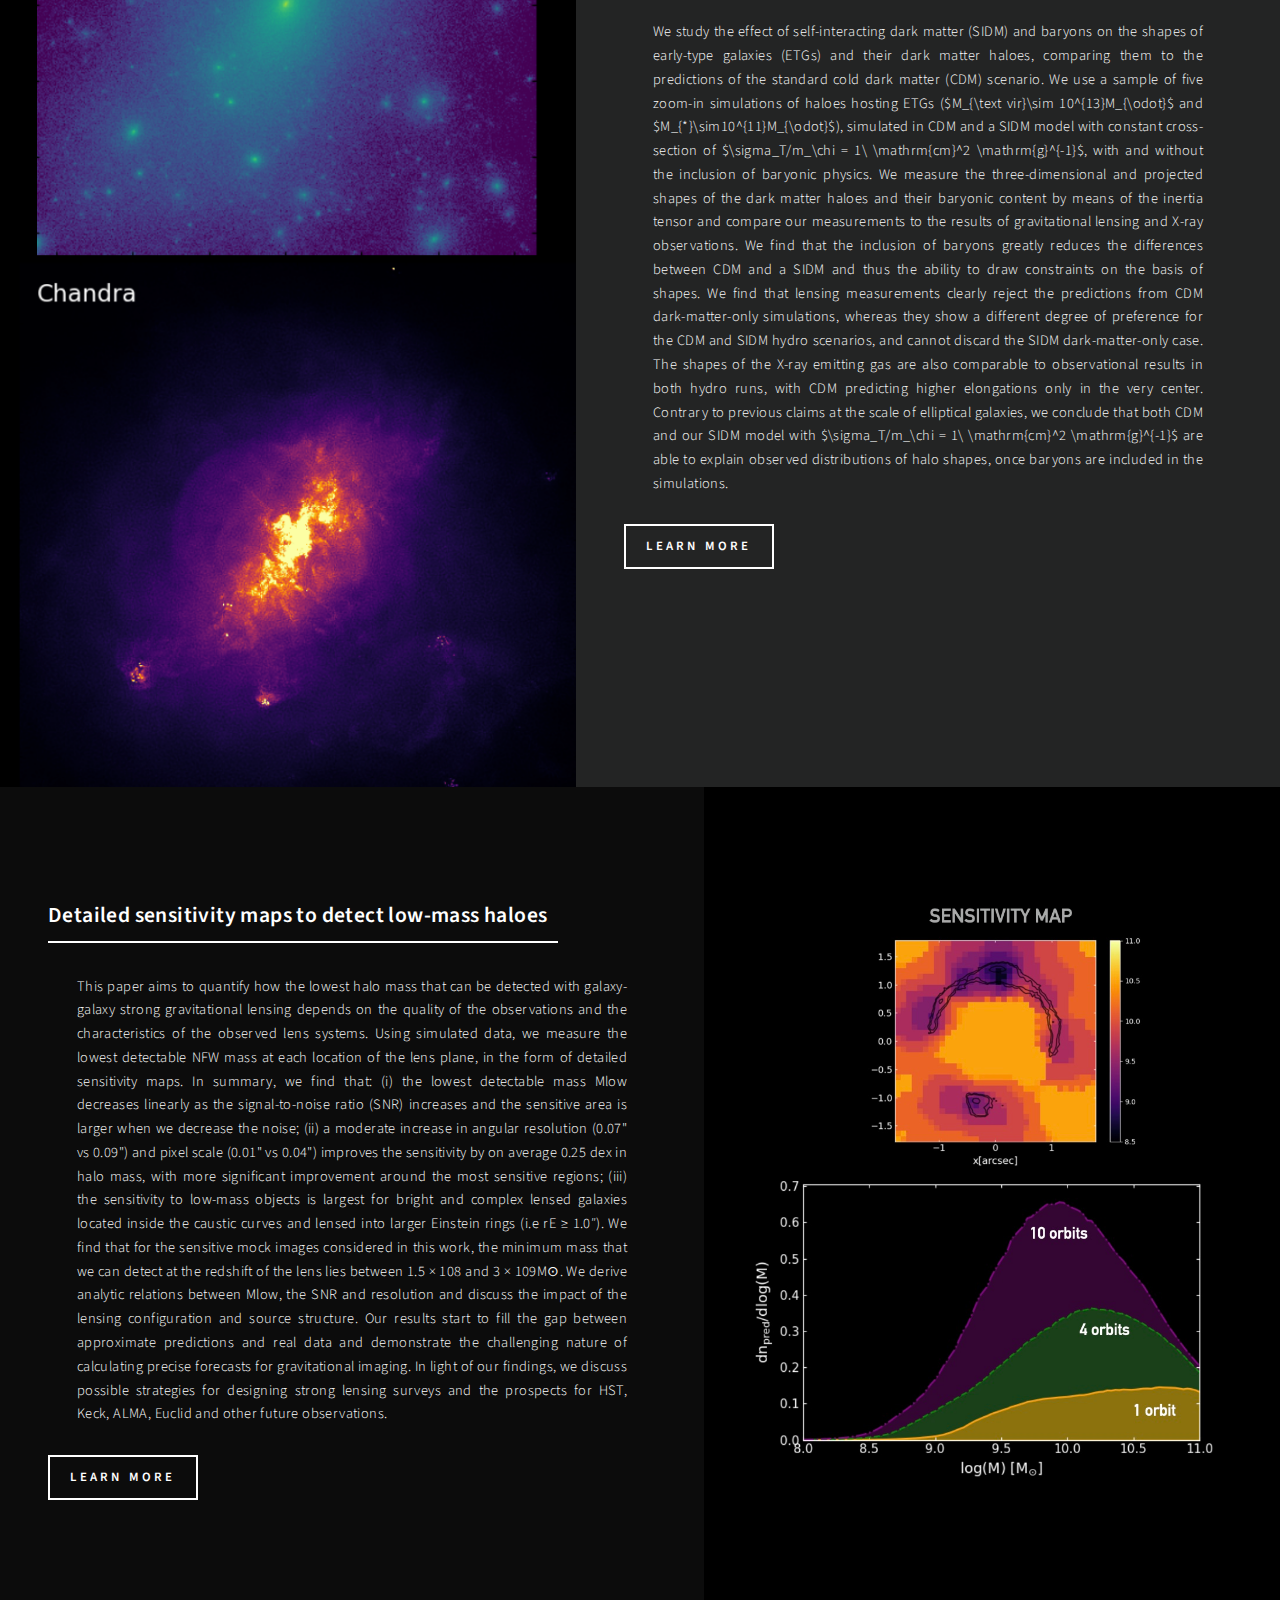
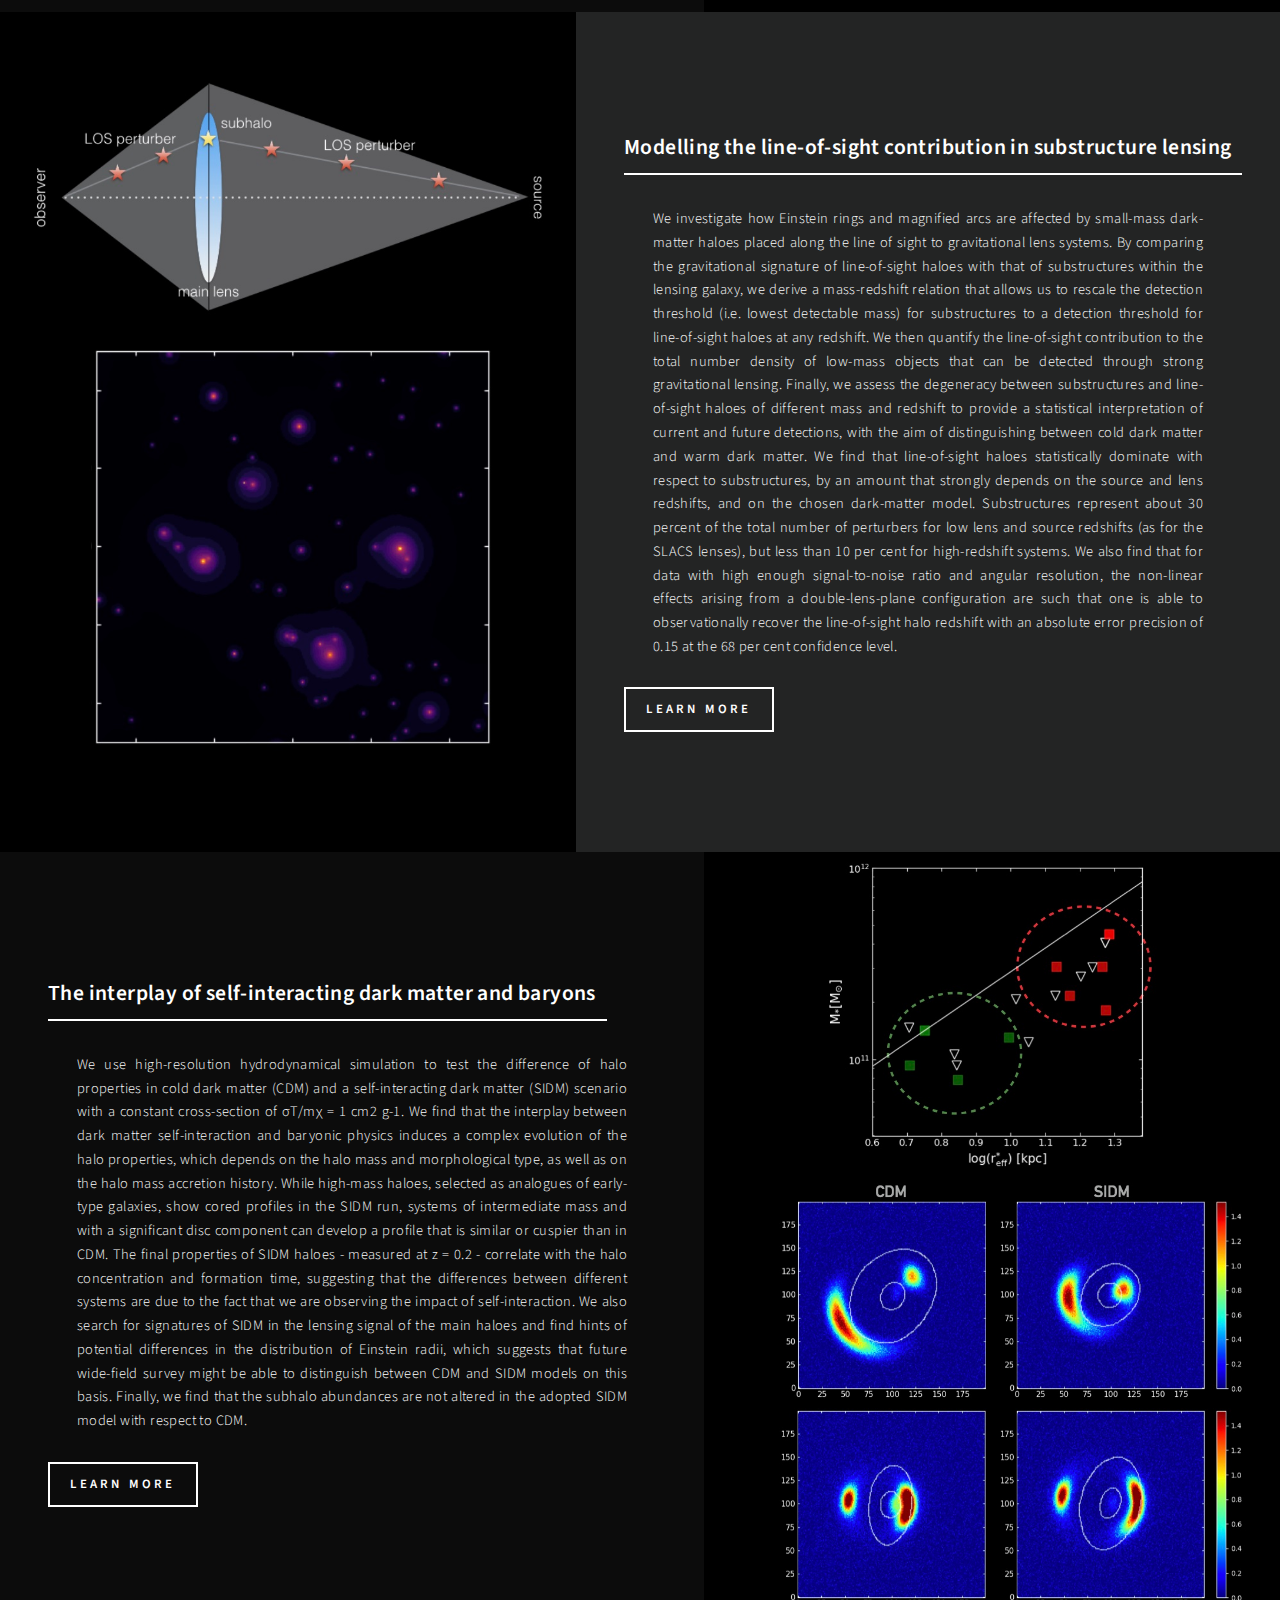
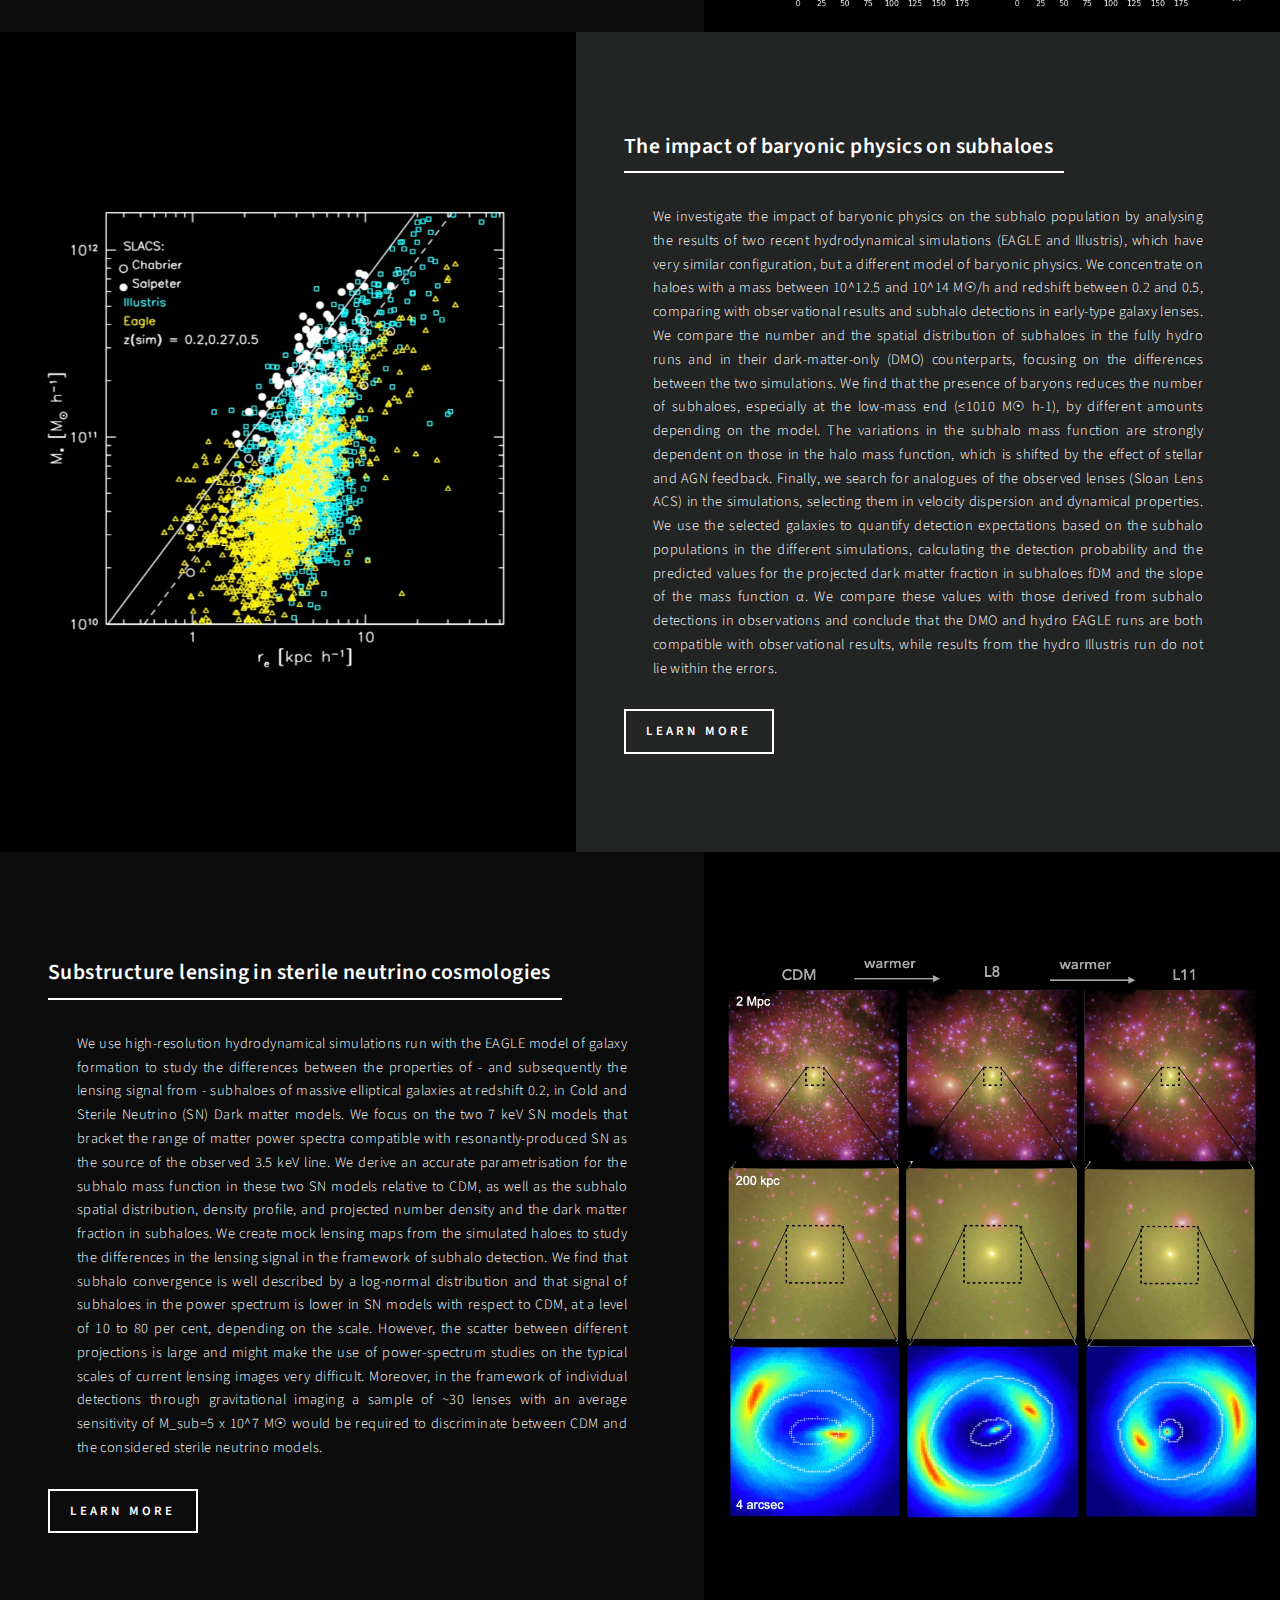
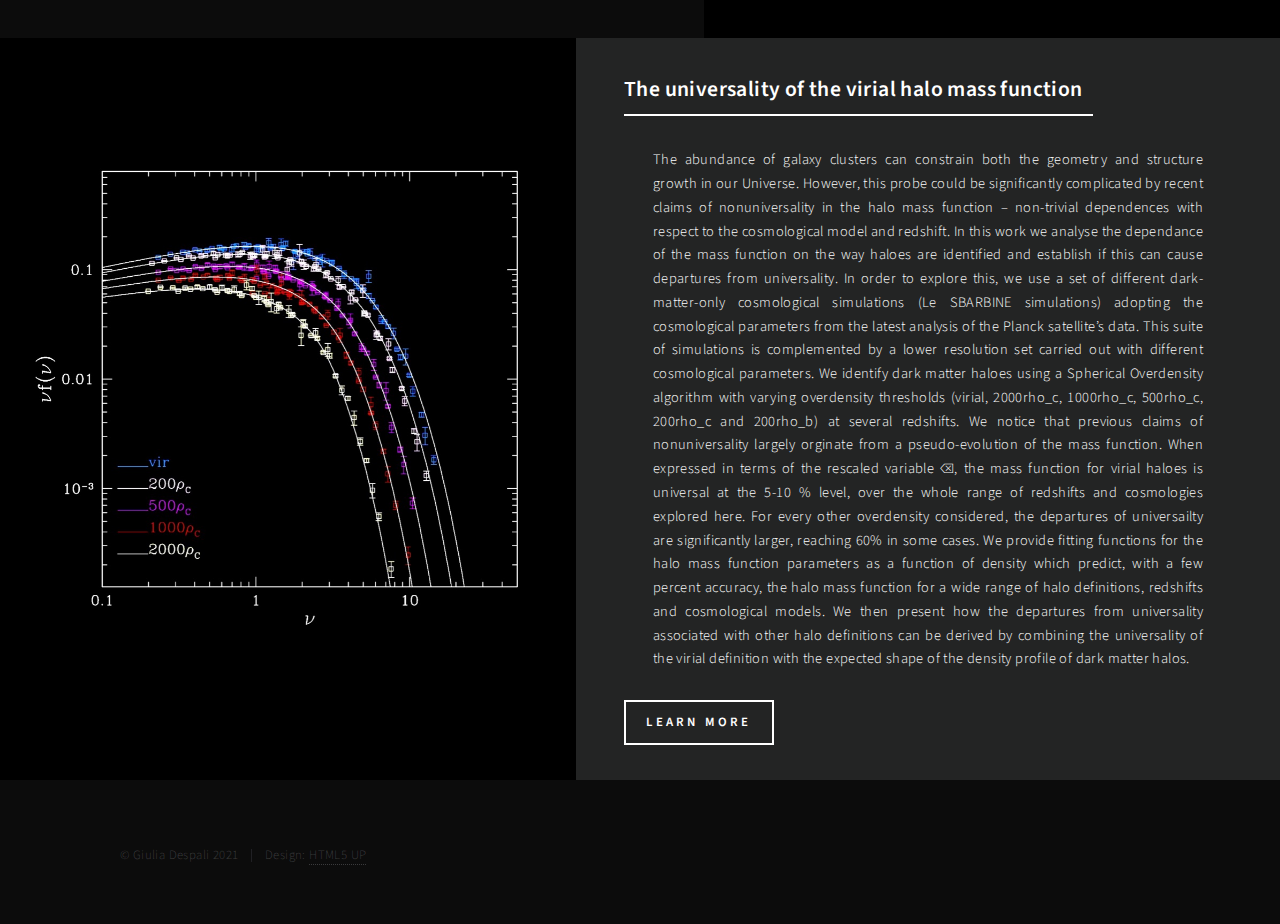
<file: work.html>
<!DOCTYPE HTML>
<!--
	Forty by HTML5 UP
	html5up.net | @ajlkn
	Free for personal and commercial use under the CCA 3.0 license (html5up.net/license)
-->
<html>
	<head>
		<title>Giulia Despali - Research</title>
		<meta charset="utf-8" />
		<meta name="viewport" content="width=device-width, initial-scale=1, user-scalable=no" />
		<link rel="stylesheet" href="assets/css/main.css" />
		<noscript><link rel="stylesheet" href="assets/css/noscript.css" /></noscript>
	</head>
	<body class="is-preload">

		<!-- Wrapper -->
			<div id="wrapper">

				<!-- Header -->
					<header id="header">
						<a href="index.html" class="logo"><strong>Giulia</strong> <span>Despali</span></a>
						<nav>
							<a href="#menu">Menu</a>
						</nav>
					</header>

				<!-- Menu -->
					<nav id="menu">
						<ul class="links">
							<li><a href="index.html">Home</a></li>
							<li><a href="aboutme.html">About me</a></li>
							<li><a href="highlight.html">Highlights</a></li>
							<li><a href="work.html">Research</a></li>
                            <li><a href="simulations.html">AIDA simulations</a></li>
                            <li><a href="cv.html">CV</a></li>
							<li><a href="teaching.html">Teaching</a></li>
							<li><a href="./photography/main_photo.html">Photography</a></li>
						</ul>

					</nav>

				<!-- Main -->
					<div id="main" class="alt">

						<!-- One -->
							<section id="one">
								<div class="inner">
									<header class="major">
										<h1>Research</h1>
									</header>
									<!-- ><span class="image main"><img src="images/pic11.jpg" alt="" /></span> -->
									
									<ul>
	    							<p style="text-align: justify">In the past few years I worked on different aspects of cosmology and structure formation, 
	    							all linked by my interest in computational astrophysics and in how numerical simulations and 
	    							theoretical predictions can be compared to observational results. In particular, I see gravitational 
	    							lensing as a natural observational counterpart of my computational work, since it is a powerful tool 
	    							to trace the mass distribution of galaxies, offering us a way to “see” the dark matter distribution. 
	    							I run and analyse numerical simulations with different dark matter models - including CDM, WDM and 
	    							SIDM - and state-of-the-art baryonic physics. My work includes a detailed parametrisation of halo 
	    							properties in all these different scenarios and the comparison with gravitational lensing observations, 
	    							through realistic mock images.</p>

    								<p style="text-align: justify"> Numerical simulations play a central role in testing dark matter models: cosmological and galaxy 
    								formation simulations run with different physical models allow us to make prediction on the abundance 
    								and spatial distribution of dark matter haloes and the galaxies they host, which can then be compared 
    								with observational data. For this purpose, we need both large scale and high-resolution re-simulations: 
    								in the formers, the galaxy formation model can be tested against observables such as the galaxy stellar 
    								mass function and we can calculate the number density of dark matter haloes that could act as a lens or 
    								as a line-of-sight perturber; since the possible resolution of these simulations is limited by the 
    								computational resources, higher resolution re-simulations of individual haloes can tell us more on the 
    								satellite distribution and can be used to generate realistic mock images. </p>
									 <span class="image main2"><img src="images/raytrace.png" position="center" alt="" /></span> 

									<p style="text-align: justify">In particular, a very promising way of testing dark matter models is substructure lensing, in which 
									low mass dark perturber are detected as surface brightness perturbations in gravitational arcs. A fundamental 
									prediction of the cold dark matter paradigm is the existence of a large number of small mass dark (sub)haloes, 
									while their abundance is lower in alternative models, such as warm or self- interacting dark matter. 
									Confirming or not the existence of such objects is one of the most important empirical tests for dark matter. 
									While current lensing data are available in limited number and allow to detect objects of mass ~ 10^9 M☉, 
									future observational campaign will lead to an increase in the sample size (DES, LSST, Euclid) and resolution 
									(~ 10^7 M☉ with JWST and hopefully ~ 10^6 M☉ with ALMA or global VLBI).</p>
									 <span class="image main2"><img src="images/example.png" alt="" /></span> 
									

									<p> I am part of the <a href="https://sites.google.com/view/sharpgravlens"style="color:#2ECC71" target="_blank">SHARP</a> collaboration. </p>
									 <p>Below you can find a summary of my most recent works</p>

									</ul>
									
								</div>
							</section>
							
							
							<section id="two" class="spotlights">
							<section>
									<a  class="image">
										<img src="images/sidm_xray.png" alt="" data-position="top center" />
									</a>
									<div class="content">
										<div class="inner">
											<header class="major">
												<h3>Updated predictions for CDM vs SIDM in elliptical galaxies</h3>
											</header>
											<p style="text-align: justify"> We study the effect of self-interacting dark matter (SIDM) and baryons on the shapes of 
											  early-type galaxies (ETGs) and their dark matter haloes, comparing them to the predictions of the standard cold dark 
											  matter (CDM) scenario. We use a sample of five zoom-in simulations of haloes hosting ETGs ($M_{\text vir}\sim 10^{13}M_{\odot}$ 
											  and $M_{*}\sim10^{11}M_{\odot}$), simulated in CDM and a SIDM model with constant cross-section of $\sigma_T/m_\chi = 1\ \mathrm{cm}^2 \mathrm{g}^{-1}$, 
											  with and without the inclusion of baryonic physics. We measure the three-dimensional and projected shapes of the dark matter 
											  haloes and their baryonic content by means of the inertia tensor and compare our measurements to the results of gravitational 
											  lensing and X-ray observations. We find that the inclusion of baryons greatly reduces the differences between CDM and a SIDM and 
											  thus the ability to draw constraints on the basis of shapes. We find that lensing measurements clearly reject the predictions from 
											  CDM dark-matter-only simulations, whereas they show a different degree of preference for the CDM and SIDM hydro scenarios, and 
											  cannot discard the SIDM dark-matter-only case. The shapes of the X-ray emitting gas are also comparable to observational results 
											  in both hydro runs, with CDM predicting higher elongations only in the very center. Contrary to previous claims at the scale of 
											  elliptical galaxies, we conclude that both CDM and our SIDM model with $\sigma_T/m_\chi = 1\ \mathrm{cm}^2 \mathrm{g}^{-1}$ are 
											  able to explain observed distributions of halo shapes, once baryons are included in the simulations. </p>
											<ul class="actions">
												<li><a href="https://arxiv.org/abs/2204.12502" target="_blank" class="button">Learn more</a></li>
											</ul>
										</div>
									</div>
								</section>
							<section>
									<a  class="image">
										<img src="images/sensitivity.jpg" alt="" data-position="top center" />
									</a>
									<div class="content">
										<div class="inner">
											<header class="major">
												<h3>Detailed sensitivity maps to detect low-mass haloes</h3>
											</header>
											<p style="text-align: justify"> This paper aims to quantify how the lowest halo mass that can be detected 
											with galaxy-galaxy strong gravitational lensing depends on the quality of the observations and the characteristics 
											of the observed lens systems. Using simulated data, we measure the lowest detectable NFW mass at each location of 
											the lens plane, in the form of detailed sensitivity maps. In summary, we find that: (i) the lowest detectable mass 
											Mlow decreases linearly as the signal-to-noise ratio (SNR) increases and the sensitive area is larger when we 
											decrease the noise; (ii) a moderate increase in angular resolution (0.07" vs 0.09") and pixel scale (0.01" vs 0.04") 
											improves the sensitivity by on average 0.25 dex in halo mass, with more significant improvement around the most 
											sensitive regions; (iii) the sensitivity to low-mass objects is largest for bright and complex lensed galaxies located 
											inside the caustic curves and lensed into larger Einstein rings (i.e rE ≥ 1.0″). We find that for the sensitive mock 
											images considered in this work, the minimum mass that we can detect at the redshift of the lens lies between 1.5 × 108 
											and 3 × 109M⊙. We derive analytic relations between Mlow, the SNR and resolution and discuss the impact of the lensing 
											configuration and source structure. Our results start to fill the gap between approximate predictions and real data and 
											demonstrate the challenging nature of calculating precise forecasts for gravitational imaging. In light of our findings, 
											we discuss possible strategies for designing strong lensing surveys and the prospects for HST, Keck, ALMA, Euclid and 
											other future observations. </p>
											<ul class="actions">
												<li><a href="https://arxiv.org/abs/2111.08718" target="_blank" class="button">Learn more</a></li>
											</ul>
										</div>
									</div>
								</section>
							
							
								<section>
									<a class="image">
										<img src="images/sketch.jpg" alt="" data-position="center center" />
									</a>
									<div class="content">
										<div class="inner">
											<header class="major">
												<h3>Modelling the line-of-sight contribution in substructure lensing</h3>
											</header>	
     										<p style="text-align: justify"> We investigate how Einstein rings and magnified arcs are affected by small-mass dark-matter haloes 
     										placed along the line of sight to gravitational lens systems. By comparing the gravitational signature 
     										of line-of-sight haloes with that of substructures within the lensing galaxy, we derive a mass-redshift 
     										relation that allows us to rescale the detection threshold (i.e. lowest detectable mass) for substructures 
     										to a detection threshold for line-of-sight haloes at any redshift. We then quantify the line-of-sight 
     										contribution to the total number density of low-mass objects that can be detected through strong gravitational 
     										lensing. Finally, we assess the degeneracy between substructures and line-of-sight haloes of different mass 
     										and redshift to provide a statistical interpretation of current and future detections, with the aim of 
     										distinguishing between cold dark matter and warm dark matter. We find that line-of-sight haloes statistically 
     										dominate with respect to substructures, by an amount that strongly depends on the source and lens redshifts, 
     										and on the chosen dark-matter model. Substructures represent about 30 percent of the total number of perturbers 
     										for low lens and source redshifts (as for the SLACS lenses), but less than 10 per cent for high-redshift systems. 
     										We also find that for data with high enough signal-to-noise ratio and angular resolution, the non-linear effects 
     										arising from a double-lens-plane configuration are such that one is able to observationally recover the line-of-sight 
     										halo redshift with an absolute error precision of 0.15 at the 68 per cent confidence level.</p>
     										<ul class="actions">
												<li><a href="https://arxiv.org/abs/1710.05029" target="_blank" class="button">Learn more</a></li>
											</ul>
										</div>
									</div>
								</section>
								<section>
									<a  class="image">
										<img src="images/sidm.jpg" alt="" data-position="top center" />
									</a>
									<div class="content">
										<div class="inner">
											<header class="major">
												<h3>The interplay of self-interacting dark matter and baryons</h3>
											</header>
											<p style="text-align: justify"> We use high-resolution hydrodynamical simulation to test the difference of halo properties in cold dark 
											matter (CDM) and a self-interacting dark matter (SIDM) scenario with a constant cross-section of σT/mχ = 1 cm2 g-1. 
											We find that the interplay between dark matter self-interaction and baryonic physics induces a complex evolution of 
											the halo properties, which depends on the halo mass and morphological type, as well as on the halo mass accretion 
											history. While high-mass haloes, selected as analogues of early-type galaxies, show cored profiles in the SIDM run, 
											systems of intermediate mass and with a significant disc component can develop a profile that is similar or cuspier 
											than in CDM. The final properties of SIDM haloes - measured at z = 0.2 - correlate with the halo concentration and 
											formation time, suggesting that the differences between different systems are due to the fact that we are observing 
											the impact of self-interaction. We also search for signatures of SIDM in the lensing signal of the main haloes and 
											find hints of potential differences in the distribution of Einstein radii, which suggests that future wide-field 
											survey might be able to distinguish between CDM and SIDM models on this basis. Finally, we find that the subhalo 
											abundances are not altered in the adopted SIDM model with respect to CDM. </p>
											<ul class="actions">
												<li><a href="https://arxiv.org/abs/1811.02569" target="_blank" class="button">Learn more</a></li>
											</ul>
										</div>
									</div>
								</section>
								<section>
									<a class="image">
										<img src="images/baryons.jpg" alt="" data-position="25% 25%" />
									</a>
									<div class="content">
										<div class="inner">
											<header class="major">
												<h3>The impact of baryonic physics on subhaloes</h3>
											</header>
     										<p style="text-align: justify">We investigate the impact of baryonic physics on the subhalo population by analysing the results of two recent 
     										hydrodynamical simulations (EAGLE and Illustris), which have very similar configuration, but a different model of 
     										baryonic physics. We concentrate on haloes with a mass between 10^12.5 and 10^14 M☉/h and redshift between 0.2 and 
     										0.5, comparing with observational results and subhalo detections in early-type galaxy lenses. We compare the number 
     										and the spatial distribution of subhaloes in the fully hydro runs and in their dark-matter-only (DMO) counterparts, 
     										focusing on the differences between the two simulations. We find that the presence of baryons reduces the number of 
     										subhaloes, especially at the low-mass end (≤1010 M☉ h-1), by different amounts depending on the model. The variations 
     										in the subhalo mass function are strongly dependent on those in the halo mass function, which is shifted by the effect 
     										of stellar and AGN feedback. Finally, we search for analogues of the observed lenses (Sloan Lens ACS) in the simulations, 
     										selecting them in velocity dispersion and dynamical properties. We use the selected galaxies to quantify detection 
     										expectations based on the subhalo populations in the different simulations, calculating the detection probability and 
     										the predicted values for the projected dark matter fraction in subhaloes fDM and the slope of the mass function α. 
     										We compare these values with those derived from subhalo detections in observations and conclude that the DMO and hydro 
     										EAGLE runs are both compatible with observational results, while results from the hydro Illustris run do not lie within the errors. </p>
											<ul class="actions">
												<li><a href="https://arxiv.org/abs/1608.06938" target="_blank" class="button">Learn more</a></li>
											</ul>
										</div>
									</div>
								</section>
									<section>
									<a  class="image">
										<img src="images/wdm.jpg" alt="" data-position="top center" />
									</a>
									<div class="content">
										<div class="inner">
											<header class="major">
												<h3>Substructure lensing  in sterile neutrino cosmologies</h3>
											</header>
      										<p style="text-align: justify">We use high-resolution hydrodynamical simulations run with the EAGLE model of galaxy formation to 
      										study the differences between the properties of - and subsequently the lensing signal from - subhaloes 
      										of massive elliptical galaxies at redshift 0.2, in Cold and Sterile Neutrino (SN) Dark matter models. 
      										We focus on the two 7 keV SN models that bracket the range of matter power spectra compatible with 
      										resonantly-produced SN as the source of the observed 3.5 keV line. We derive an accurate parametrisation 
      										for the subhalo mass function in these two SN models relative to CDM, as well as the subhalo spatial 
      										distribution, density profile, and projected number density and the dark matter fraction in subhaloes. 
      										We create mock lensing maps from the simulated haloes to study the differences in the lensing signal in 
      										the framework of subhalo detection. We find that  subhalo convergence is well described by a log-normal 
      										distribution and that signal of subhaloes in the power spectrum is lower in SN models with respect to CDM, 
      										at a level of 10 to 80 per cent, depending on the scale. However, the scatter between different projections 
      										is large and might make the use of power-spectrum studies on the typical scales of current lensing images 
      										very difficult. Moreover, in the framework of individual detections through gravitational imaging a sample 
      										of ~30 lenses with an average sensitivity of M_sub=5 x 10^7 M☉ would be required to discriminate between 
      										CDM and the considered sterile neutrino models. </p>

											<ul class="actions">
												<li><a href="https://arxiv.org/abs/1907.06649" target="_blank" class="button">Learn more</a></li>
											</ul>
										</div>
									</div>
								</section>
								<section>
									<a class="image">
										<img src="images/massf_match_z0_cm.jpg" alt="" data-position="25% 25%" />
									</a>
									<div class="content">
										<div class="inner">
											<header class="major">
												<h3>The universality of the virial halo mass function</h3>
											</header>
      										<p style="text-align: justify">The abundance of galaxy clusters can constrain both the geometry and structure growth in our Universe. 
      										However, this probe could be significantly complicated by recent claims of nonuniversality in the halo mass 
      										function – non-trivial dependences with respect to the cosmological model and redshift. In this work we analyse 
      										the dependance of the mass function on the way haloes are identified and establish if this can cause departures 
      										from universality. In order to explore this, we use a set of different dark-matter-only cosmological simulations 
      										(Le SBARBINE simulations) adopting the cosmological parameters from the latest analysis of the Planck satellite’s 
      										data. This suite of simulations is complemented by a lower resolution set carried out with different cosmological 
      										parameters. We identify dark matter haloes using a Spherical Overdensity algorithm with varying overdensity thresholds 
      										(virial, 2000rho_c, 1000rho_c, 500rho_c, 200rho_c and 200rho_b) at several redshifts. We notice that previous claims 
      										of nonuniversality largely orginate from a pseudo-evolution of the mass function. When expressed in terms of the 
      										rescaled variable ⌫, the mass function for virial haloes is universal at the 5-10 % level, over the whole range of 
      										redshifts and cosmologies explored here. For every other overdensity considered, the departures of universailty are 
      										significantly larger, reaching 60% in some cases. We provide fitting functions for the halo mass function parameters 
      										as a function of density which predict, with a few percent accuracy, the halo mass function for a wide range of halo 
      										definitions, redshifts and cosmological models. We then present how the departures from universality associated with 
      										other halo definitions can be derived by combining the universality of the virial definition with the expected shape 
      										of the density profile of dark matter halos. </p>

											<ul class="actions">
												<li><a href="https://arxiv.org/abs/1507.05627" target="_blank" class="button">Learn more</a></li>
											</ul>
										</div>
									</div>
								</section>
							</section>


					</div>
				<!-- Footer -->
					<footer id="footer">
						<div class="inner">
							<!--
							<ul class="icons">
								<li><a href="#" class="icon brands alt fa-twitter"><span class="label">Twitter</span></a></li>
								<li><a href="#" class="icon brands alt fa-facebook-f"><span class="label">Facebook</span></a></li>
								<li><a href="#" class="icon brands alt fa-instagram"><span class="label">Instagram</span></a></li>
								<li><a href="#" class="icon brands alt fa-github"><span class="label">GitHub</span></a></li>
								<li><a href="#" class="icon brands alt fa-linkedin-in"><span class="label">LinkedIn</span></a></li>
							</ul> -->
							 <ul class="copyright">
								<li>&copy; Giulia Despali 2021</li><li>Design: <a href="https://html5up.net">HTML5 UP</a></li>
							</ul>
						</div>
					</footer>


			</div>

		<!-- Scripts -->
			<script src="assets/js/jquery.min.js"></script>
			<script src="assets/js/jquery.scrolly.min.js"></script>
			<script src="assets/js/jquery.scrollex.min.js"></script>
			<script src="assets/js/browser.min.js"></script>
			<script src="assets/js/breakpoints.min.js"></script>
			<script src="assets/js/util.js"></script>
			<script src="assets/js/main.js"></script>

	</body>
</html>
</file>
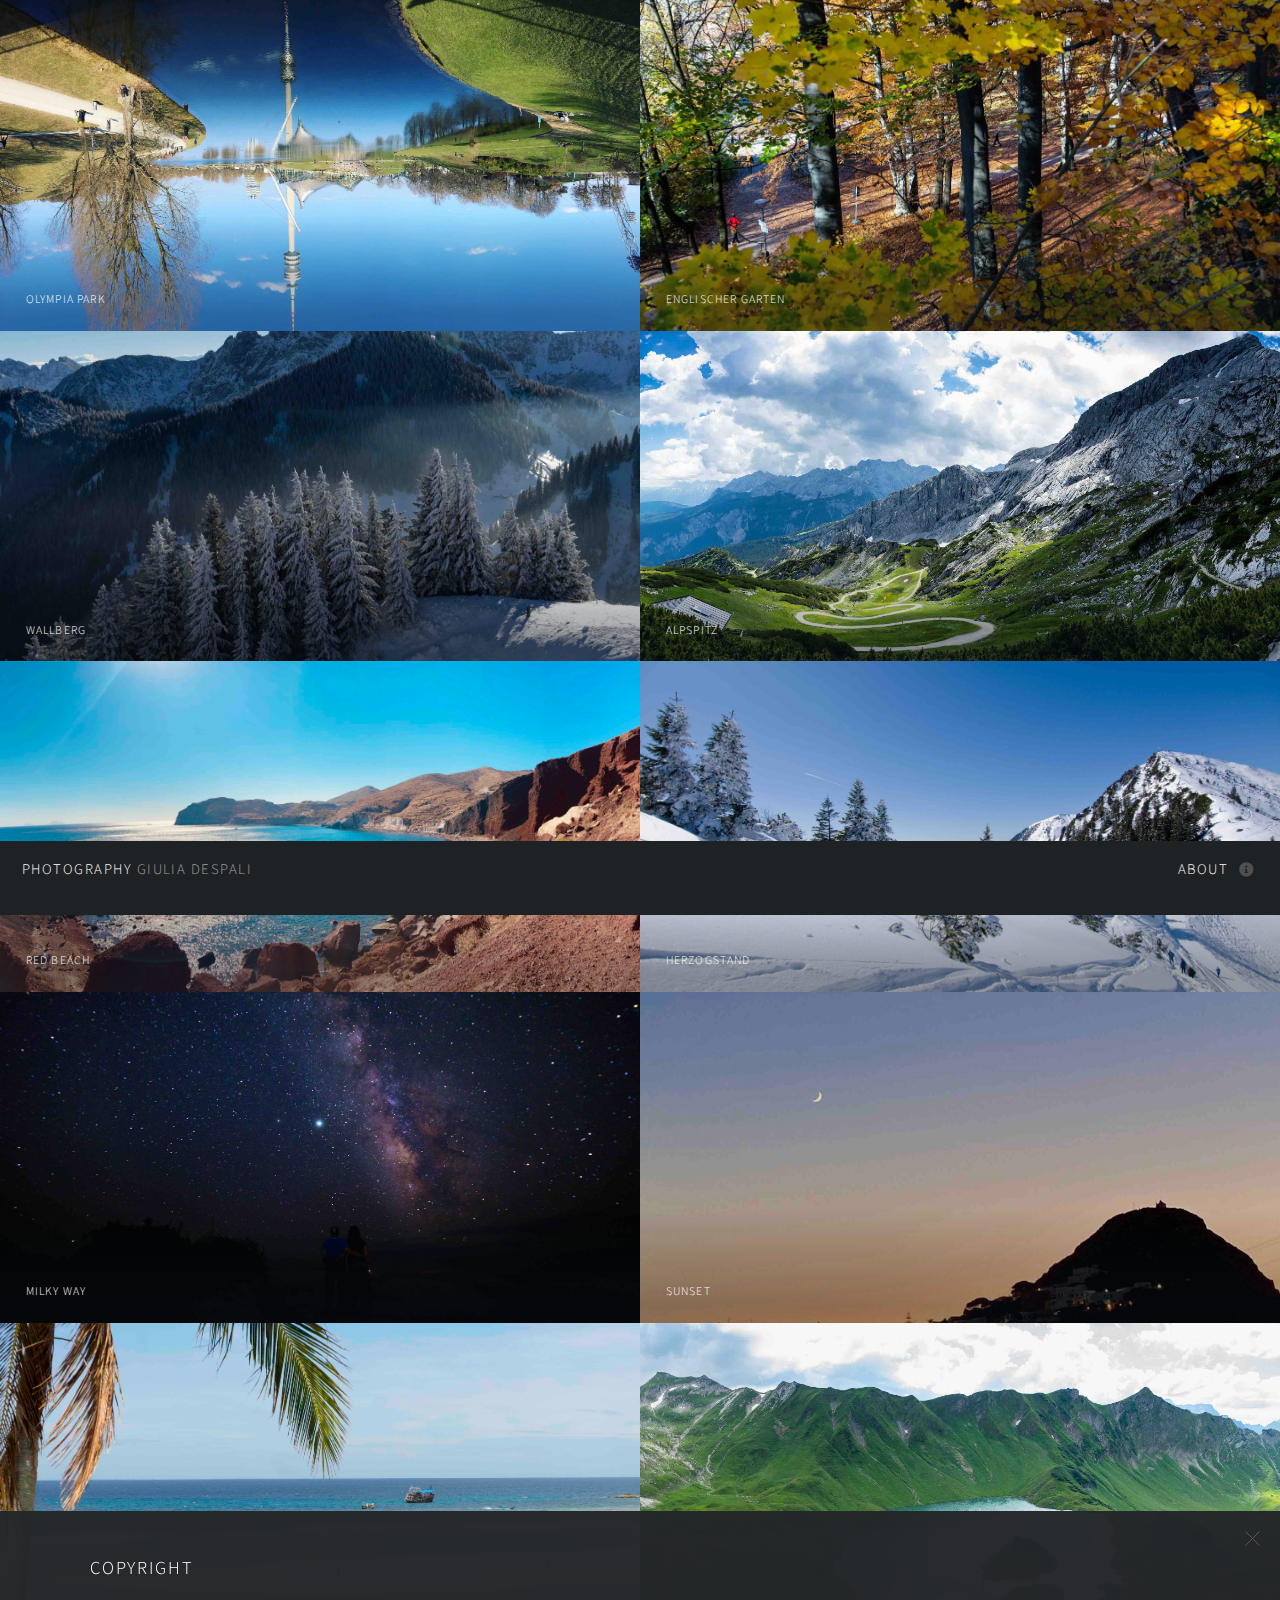
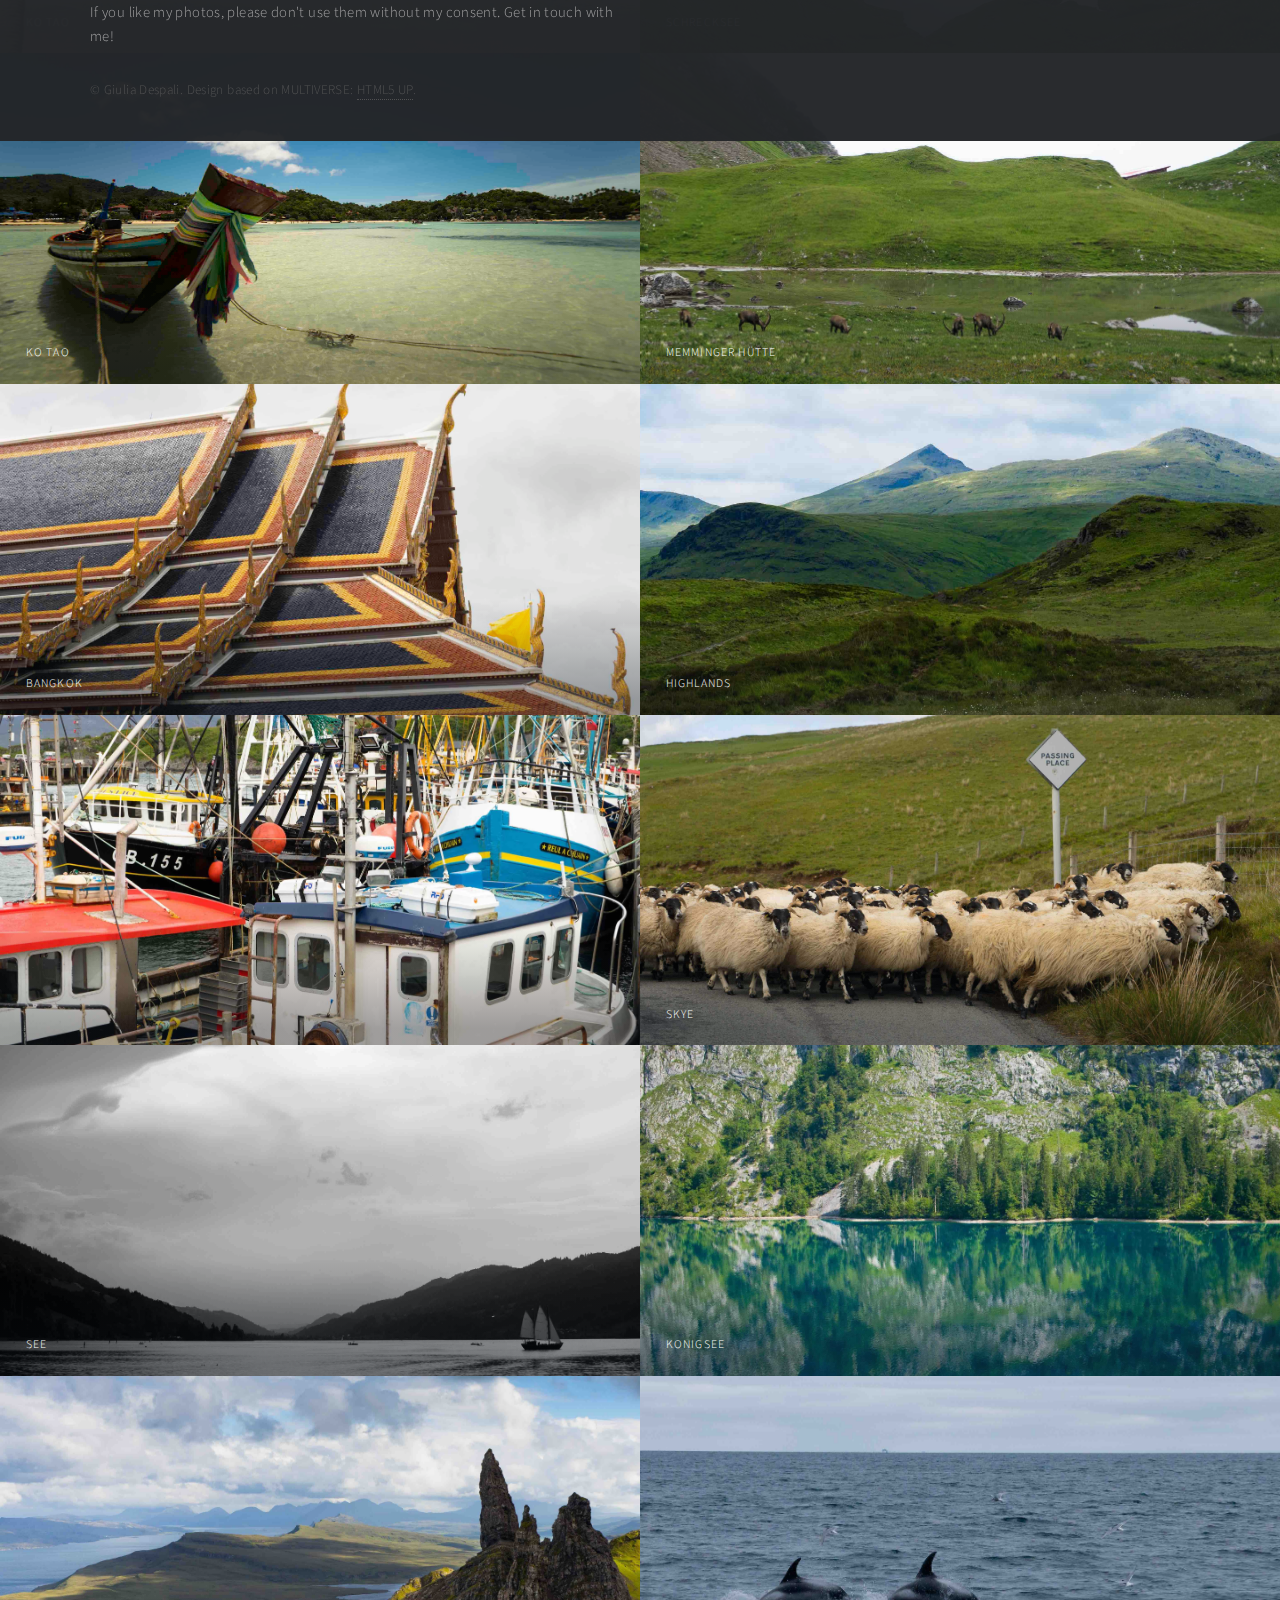
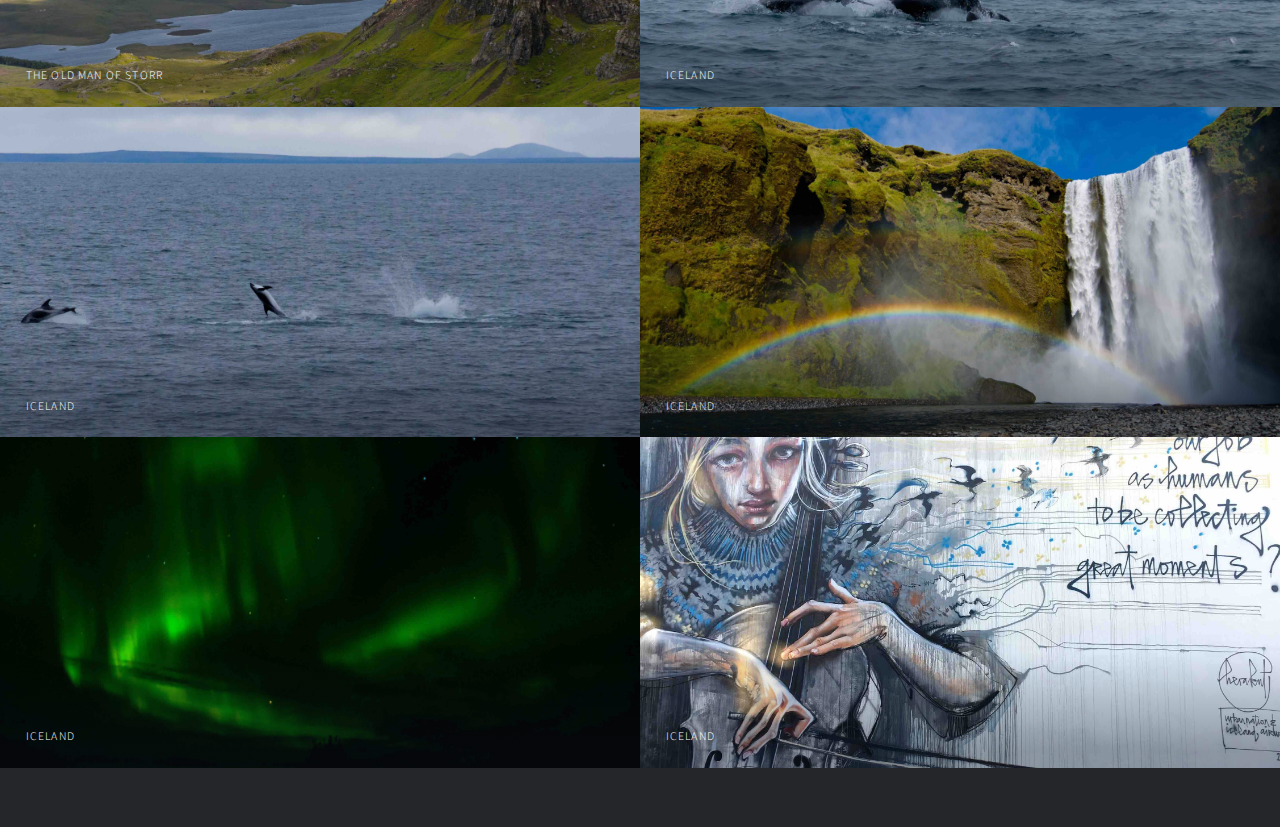
<file: photography/main_photo.html>
<!DOCTYPE HTML>
<!--
	Multiverse by HTML5 UP
	html5up.net | @ajlkn
	Free for personal and commercial use under the CCA 3.0 license (html5up.net/license)
-->
<html>
	<head>
		<title>Photography - Giulia Despali</title>
		<meta charset="utf-8" />
		<meta name="viewport" content="width=device-width, initial-scale=1, user-scalable=no" />
		<link rel="stylesheet" href="assets/css/main.css" />
		<noscript><link rel="stylesheet" href="assets/css/noscript.css" /></noscript>
	</head>
	<body class="is-preload">

		<!-- Wrapper -->
			<div id="wrapper">

				<!-- Header -->
					<header id="header">
						<h1><strong>Photography</strong> <a href="../index.html">Giulia Despali</a></h1>
						<nav>
							<ul>
								<li><a href="#footer" class="icon solid fa-info-circle">About</a></li>
							</ul>
						</nav>
					</header>

				<!-- Main -->
					<div id="main">
						<article class="thumb">
							<a href="images/fulls/01.jpg" class="image"><img src="images/thumbs/01.jpg" alt="" /></a>
							<h2>Olympia Park</h2>
							<p>München 2017</p>
						</article>
						<article class="thumb">
							<a href="images/fulls/02.jpg" class="image"><img src="images/thumbs/02.jpg" alt="" /></a>
							<h2>Englischer Garten</h2>
							<p>München 2018</p>
						</article>
						<article class="thumb">
							<a href="images/fulls/03.jpg" class="image"><img src="images/thumbs/03.jpg" alt="" /></a>
							<h2>Wallberg</h2>
							<p>Tegernsee</p>
						</article>
						<article class="thumb">
							<a href="images/fulls/04.jpg" class="image"><img src="images/thumbs/04.jpg" alt="" /></a>
							<h2>Alpspitz</h2>
							<p>Garmisch</p>
						</article>
						<article class="thumb">
							<a href="images/fulls/05.jpg" class="image"><img src="images/thumbs/05.jpg" alt="" /></a>
							<h2>Red Beach</h2>
							<p>Milos</p>
						</article>
						<article class="thumb">
							<a href="images/fulls/06.jpg" class="image"><img src="images/thumbs/06.jpg" alt="" /></a>
							<h2>Herzogstand</h2>
							<p>Walchensee</p>
						</article>
						<article class="thumb">
							<a href="images/fulls/07.jpg" class="image"><img src="images/thumbs/07.jpg" alt="" /></a>
							<h2>Milky Way</h2>
							<p>Milos</p>
						</article>
						<article class="thumb">
							<a href="images/fulls/08.jpg" class="image"><img src="images/thumbs/08.jpg" alt="" /></a>
							<h2>Sunset</h2>
							<p>Milos</p>
						</article>
						<article class="thumb">
							<a href="images/fulls/09.jpg" class="image"><img src="images/thumbs/09.jpg" alt="" /></a>
							<h2>Ko Tao</h2>
							<p></p>
						</article>
						<article class="thumb">
							<a href="images/fulls/10.jpg" class="image"><img src="images/thumbs/10.jpg" alt="" /></a>
							<h2>Schrecksee</h2>
							<p>Oberstdorf</p>
						</article>
						<article class="thumb">
							<a href="images/fulls/11.jpg" class="image"><img src="images/thumbs/11.jpg" alt="" /></a>
							<h2>Ko Tao</h2>
							<p></p>
						</article>
						<article class="thumb">
							<a href="images/fulls/13.jpg" class="image"><img src="images/thumbs/12.jpg" alt="" /></a>
							<h2>Memminger Hütte</h2>
							<p></p>
						</article>
						<article class="thumb">
							<a href="images/fulls/13.jpg" class="image"><img src="images/thumbs/13.jpg" alt="" /></a>
							<h2>Bangkok</h2>
							<p></p>
						</article>
						<article class="thumb">
							<a href="images/fulls/14.jpg" class="image"><img src="images/thumbs/14.jpg" alt="" /></a>
							<h2>Highlands</h2>
							<p></p>
						</article>
						<article class="thumb">
							<a href="images/fulls/15.jpg" class="image"><img src="images/thumbs/15.jpg" alt="" /></a>
							<h2></h2>
							<p></p>
						</article>
						<article class="thumb">
							<a href="images/fulls/16.jpg" class="image"><img src="images/thumbs/16.jpg" alt="" /></a>
							<h2>Skye</h2>
							<p></p>
						</article>
						<article class="thumb">
							<a href="images/fulls/17.jpg" class="image"><img src="images/thumbs/17.jpg" alt="" /></a>
							<h2>See</h2>
							<p></p>
						</article>
						<article class="thumb">
							<a href="images/fulls/18.jpg" class="image"><img src="images/thumbs/18.jpg" alt="" /></a>
							<h2>Konigsee</h2>
							<p></p>
						</article>
						<article class="thumb">
							<a href="images/fulls/19.jpg" class="image"><img src="images/thumbs/19.jpg" alt="" /></a>
							<h2>The old man of Storr</h2>
							<p>Skye</p>
						</article>
						<article class="thumb">
							<a href="images/fulls/20.jpg" class="image"><img src="images/thumbs/20.jpg" alt="" /></a>
							<h2>Iceland</h2>
							<p></p>
						</article>
						<article class="thumb">
							<a href="images/fulls/21.jpg" class="image"><img src="images/thumbs/21.jpg" alt="" /></a>
							<h2>Iceland</h2>
							<p></p>
						</article>					
						<article class="thumb">
							<a href="images/fulls/22.jpg" class="image"><img src="images/thumbs/22.jpg" alt="" /></a>
							<h2>Iceland</h2>
							<p></p>
						</article>
						<article class="thumb">
							<a href="images/fulls/23.jpg" class="image"><img src="images/thumbs/23.jpg" alt="" /></a>
							<h2>Iceland</h2>
							<p></p>
						</article>
						<article class="thumb">
							<a href="images/fulls/24.jpg" class="image"><img src="images/thumbs/24.jpg" alt="" /></a>
							<h2>Iceland</h2>
							<p></p>
						</article>						
				</div>

				<!-- Footer -->
					<footer id="footer" class="panel">
						<div class="inner split">
							<div>
								<section>
									<h2>Copyright</h2>
									<p>If you like my photos, please don't use them without my consent. Get in touch with me! </p>
								</section>
								<p class="copyright">
									&copy; Giulia Despali. Design based on MULTIVERSE: <a href="http://html5up.net">HTML5 UP</a>.
								</p>
							</div>
							<!-- <div>
								<section>
									<h2>Get in touch</h2>
									<form method="post" action="#">
										<div class="fields">
											<div class="field half">
												<input type="text" name="name" id="name" placeholder="Name" />
											</div>
											<div class="field half">
												<input type="text" name="email" id="email" placeholder="Email" />
											</div>
											<div class="field">
												<textarea name="message" id="message" rows="4" placeholder="Message"></textarea>
											</div>
										</div>
										<ul class="actions">
											<li><input type="submit" value="Send" class="primary" /></li>
											<li><input type="reset" value="Reset" /></li>
										</ul>
									</form>
								</section>
							</div> -->
						</div>
					</footer>

			</div>

		<!-- Scripts -->
			<script src="assets/js/jquery.min.js"></script>
			<script src="assets/js/jquery.poptrox.min.js"></script>
			<script src="assets/js/browser.min.js"></script>
			<script src="assets/js/breakpoints.min.js"></script>
			<script src="assets/js/util.js"></script>
			<script src="assets/js/main.js"></script>

	</body>
</html>
</file>
<file: assets/css/noscript.css>
/*
	Forty by HTML5 UP
	html5up.net | @ajlkn
	Free for personal and commercial use under the CCA 3.0 license (html5up.net/license)
*/

/* Banner */

	body.is-preload #banner:after {
		opacity: 0.85;
	}

	body.is-preload #banner > .inner {
		-moz-filter: none;
		-webkit-filter: none;
		-ms-filter: none;
		filter: none;
		-moz-transform: none;
		-webkit-transform: none;
		-ms-transform: none;
		transform: none;
		opacity: 1;
	}
</file>
<file: photography/assets/css/noscript.css>
/*
	Multiverse by HTML5 UP
	html5up.net | @ajlkn
	Free for personal and commercial use under the CCA 3.0 license (html5up.net/license)
*/

/* Wrapper */

	body.is-preload #wrapper:before {
		display: none;
	}

/* Main */

	body.is-preload #main .thumb {
		pointer-events: auto;
		opacity: 1;
	}

/* Header */

	body.is-preload #header {
		-moz-transform: none;
		-webkit-transform: none;
		-ms-transform: none;
		transform: none;
	}
</file>
<file: assets/css/main.css>
@import url(fontawesome-all.min.css);
@import url("https://fonts.googleapis.com/css?family=Source+Sans+Pro:300,300italic,600,600italic");

/*
	Forty by HTML5 UP
	html5up.net | @ajlkn
	Free for personal and commercial use under the CCA 3.0 license (html5up.net/license)
*/

html, body, div, span, applet, object,
iframe, h1, h2, h3, h4, h5, h6, p, blockquote,
pre, a, abbr, acronym, address, big, cite,
code, del, dfn, em, img, ins, kbd, q, s, samp,
small, strike, strong, sub, sup, tt, var, b,
u, i, center, dl, dt, dd, ol, ul, li, fieldset,
form, label, legend, table, caption, tbody,
tfoot, thead, tr, th, td, article, aside,
canvas, details, embed, figure, figcaption,
footer, header, hgroup, menu, nav, output, ruby,
section, summary, time, mark, audio, video {
	margin: 0;
	padding: 0;
	border: 0;
	font-size: 100%;
	font: inherit;
	vertical-align: baseline;}

article, aside, details, figcaption, figure,
footer, header, hgroup, menu, nav, section {
	display: block;}

body {
	line-height: 1;
}

ol, ul {
	list-style: none;
}

blockquote, q {
	quotes: none;
}

	blockquote:before, blockquote:after, q:before, q:after {
		content: '';
		content: none;
	}

table {
	border-collapse: collapse;
	border-spacing: 0;
}

body {
	-webkit-text-size-adjust: none;
}

mark {
	background-color: transparent;
	color: inherit;
}

input::-moz-focus-inner {
	border: 0;
	padding: 0;
}

input, select, textarea {
	-moz-appearance: none;
	-webkit-appearance: none;
	-ms-appearance: none;
	appearance: none;
}

/* Basic */

	@-ms-viewport {
		width: device-width;
	}

	body {
		-ms-overflow-style: scrollbar;
	}

	@media screen and (max-width: 480px) {

		html, body {
			min-width: 320px;
		}

	}

	html {
		box-sizing: border-box;
	}

	*, *:before, *:after {
		box-sizing: inherit;
	}

	body {
		background: #0C0C0C;
	}

		body.is-preload *, body.is-preload *:before, body.is-preload *:after {
			-moz-animation: none !important;
			-webkit-animation: none !important;
			-ms-animation: none !important;
			animation: none !important;
			-moz-transition: none !important;
			-webkit-transition: none !important;
			-ms-transition: none !important;
			transition: none !important;
		}

/* Type */

	body, input, select, textarea {
		color: #ffffff;
		font-family: "Source Sans Pro", Helvetica, sans-serif;
		font-size: 16pt;
		font-weight: 300;
		letter-spacing: 0.025em;
		line-height: 1.65;
	}

		@media screen and (max-width: 1680px) {

			body, input, select, textarea {
				font-size: 14pt;
			}

		}

		@media screen and (max-width: 1280px) {

			body, input, select, textarea {
				font-size: 12pt;
			}

		}

		@media screen and (max-width: 360px) {

			body, input, select, textarea {
				font-size: 11pt;
			}

		}

	a {
		-moz-transition: color 0.2s ease-in-out, border-bottom-color 0.2s ease-in-out;
		-webkit-transition: color 0.2s ease-in-out, border-bottom-color 0.2s ease-in-out;
		-ms-transition: color 0.2s ease-in-out, border-bottom-color 0.2s ease-in-out;
		transition: color 0.2s ease-in-out, border-bottom-color 0.2s ease-in-out;
		border-bottom: dotted 1px;
		color: inherit;
		text-decoration: none;
	}

		a:hover {
			border-bottom-color: transparent;
			color: #9bf1ff !important;
		}

		a:active {
			color: #53e3fb !important;
		}

	strong, b {
		color: #ffffff;
		font-weight: 600;
	}

	em, i {
		font-style: italic;
	}

	p {
		margin: 0 2em 2em 2em;
		font-size: 0.9em;
	}

	h1, h2, h3, h4, h5, h6 {
		color: #ffffff;
		font-weight: 600;
		line-height: 1.65;
		margin: 0 0 1em 0;
	}

		h1 a, h2 a, h3 a, h4 a, h5 a, h6 a {
			color: inherit;
			border-bottom: 0;
		}

	h1 {
		font-size: 2.5em;
	}

	h2 {
		font-size: 1.75em;
	}

	h3 {
		font-size: 1.35em;
	}

	h4 {
		font-size: 1.1em;
	}

	h5 {
		font-size: 0.9em;
	}

	h6 {
		font-size: 0.7em;
	}

	@media screen and (max-width: 736px) {

		h1 {
			font-size: 2em;
		}

		h2 {
			font-size: 1.5em;
		}

		h3 {
			font-size: 1.25em;
		}

	}

	sub {
		font-size: 0.8em;
		position: relative;
		top: 0.5em;
	}

	sup {
		font-size: 0.8em;
		position: relative;
		top: -0.5em;
	}

	blockquote {
		border-left: solid 4px #0C0C0C;
		font-style: italic;
		margin: 0 0 2em 0;
		padding: 0.5em 0 0.5em 2em;
	}

	code {
		background: #0C0C0C  ;
		font-family: "Courier New", monospace;
		font-size: 0.9em;
		margin: 0 0.25em;
		padding: 0.25em 0.65em;
	}

	pre {
		-webkit-overflow-scrolling: touch;
		font-family: "Courier New", monospace;
		font-size: 0.9em;
		margin: 0 0 2em 0;
	}

		pre code {
			display: block;
			line-height: 1.75;
			padding: 1em 1.5em;
			overflow-x: auto;
		}

	hr {
		border: 0;
		border-bottom: solid 1px #0C0C0C;
		margin: 2em 0;
	}

		hr.major {
			margin: 3em 0;
		}

	.align-left {
		text-align: left;
	}

	.align-center {
		text-align: center;
	}

	.align-right {
		text-align: right;
	}

/* Row */

	.row {
		display: flex;
		flex-wrap: wrap;
		box-sizing: border-box;
		align-items: stretch;
	}

		.row > * {
			box-sizing: border-box;
		}

		.row.gtr-uniform > * > :last-child {
			margin-bottom: 0;
		}

		.row.aln-left {
			justify-content: flex-start;
		}

		.row.aln-center {
			justify-content: center;
		}

		.row.aln-right {
			justify-content: flex-end;
		}

		.row.aln-top {
			align-items: flex-start;
		}

		.row.aln-middle {
			align-items: center;
		}

		.row.aln-bottom {
			align-items: flex-end;
		}

		.row > .imp {
			order: -1;
		}

		.row > .col-1 {
			width: 8.33333%;
		}

		.row > .off-1 {
			margin-left: 8.33333%;
		}

		.row > .col-2 {
			width: 16.66667%;
		}

		.row > .off-2 {
			margin-left: 16.66667%;
		}

		.row > .col-3 {
			width: 25%;
		}

		.row > .off-3 {
			margin-left: 25%;
		}

		.row > .col-4 {
			width: 33.33333%;
		}

		.row > .off-4 {
			margin-left: 33.33333%;
		}

		.row > .col-5 {
			width: 41.66667%;
		}

		.row > .off-5 {
			margin-left: 41.66667%;
		}

		.row > .col-6 {
			width: 50%;
		}

		.row > .off-6 {
			margin-left: 50%;
		}

		.row > .col-7 {
			width: 58.33333%;
		}

		.row > .off-7 {
			margin-left: 58.33333%;
		}

		.row > .col-8 {
			width: 66.66667%;
		}

		.row > .off-8 {
			margin-left: 66.66667%;
		}

		.row > .col-9 {
			width: 75%;
		}

		.row > .off-9 {
			margin-left: 75%;
		}

		.row > .col-10 {
			width: 83.33333%;
		}

		.row > .off-10 {
			margin-left: 83.33333%;
		}

		.row > .col-11 {
			width: 91.66667%;
		}

		.row > .off-11 {
			margin-left: 91.66667%;
		}

		.row > .col-12 {
			width: 100%;
		}

		.row > .off-12 {
			margin-left: 100%;
		}

		.row.gtr-0 {
			margin-top: 0;
			margin-left: 0em;
		}

			.row.gtr-0 > * {
				padding: 0 0 0 0em;
			}

			.row.gtr-0.gtr-uniform {
				margin-top: 0em;
			}

				.row.gtr-0.gtr-uniform > * {
					padding-top: 0em;
				}

		.row.gtr-25 {
			margin-top: 0;
			margin-left: -0.5em;
		}

			.row.gtr-25 > * {
				padding: 0 0 0 0.5em;
			}

			.row.gtr-25.gtr-uniform {
				margin-top: -0.5em;
			}

				.row.gtr-25.gtr-uniform > * {
					padding-top: 0.5em;
				}

		.row.gtr-50 {
			margin-top: 0;
			margin-left: -1em;
		}

			.row.gtr-50 > * {
				padding: 0 0 0 1em;
			}

			.row.gtr-50.gtr-uniform {
				margin-top: -1em;
			}

				.row.gtr-50.gtr-uniform > * {
					padding-top: 1em;
				}

		.row {
			margin-top: 0;
			margin-left: -2em;
		}

			.row > * {
				padding: 0 0 0 2em;
			}

			.row.gtr-uniform {
				margin-top: -2em;
			}

				.row.gtr-uniform > * {
					padding-top: 2em;
				}

		.row.gtr-150 {
			margin-top: 0;
			margin-left: -3em;
		}

			.row.gtr-150 > * {
				padding: 0 0 0 3em;
			}

			.row.gtr-150.gtr-uniform {
				margin-top: -3em;
			}

				.row.gtr-150.gtr-uniform > * {
					padding-top: 3em;
				}

		.row.gtr-200 {
			margin-top: 0;
			margin-left: -4em;
		}

			.row.gtr-200 > * {
				padding: 0 0 0 4em;
			}

			.row.gtr-200.gtr-uniform {
				margin-top: -4em;
			}

				.row.gtr-200.gtr-uniform > * {
					padding-top: 4em;
				}

		@media screen and (max-width: 1680px) {

			.row {
				display: flex;
				flex-wrap: wrap;
				box-sizing: border-box;
				align-items: stretch;
			}

				.row > * {
					box-sizing: border-box;
				}

				.row.gtr-uniform > * > :last-child {
					margin-bottom: 0;
				}

				.row.aln-left {
					justify-content: flex-start;
				}

				.row.aln-center {
					justify-content: center;
				}

				.row.aln-right {
					justify-content: flex-end;
				}

				.row.aln-top {
					align-items: flex-start;
				}

				.row.aln-middle {
					align-items: center;
				}

				.row.aln-bottom {
					align-items: flex-end;
				}

				.row > .imp-xlarge {
					order: -1;
				}

				.row > .col-1-xlarge {
					width: 8.33333%;
				}

				.row > .off-1-xlarge {
					margin-left: 8.33333%;
				}

				.row > .col-2-xlarge {
					width: 16.66667%;
				}

				.row > .off-2-xlarge {
					margin-left: 16.66667%;
				}

				.row > .col-3-xlarge {
					width: 25%;
				}

				.row > .off-3-xlarge {
					margin-left: 25%;
				}

				.row > .col-4-xlarge {
					width: 33.33333%;
				}

				.row > .off-4-xlarge {
					margin-left: 33.33333%;
				}

				.row > .col-5-xlarge {
					width: 41.66667%;
				}

				.row > .off-5-xlarge {
					margin-left: 41.66667%;
				}

				.row > .col-6-xlarge {
					width: 50%;
				}

				.row > .off-6-xlarge {
					margin-left: 50%;
				}

				.row > .col-7-xlarge {
					width: 58.33333%;
				}

				.row > .off-7-xlarge {
					margin-left: 58.33333%;
				}

				.row > .col-8-xlarge {
					width: 66.66667%;
				}

				.row > .off-8-xlarge {
					margin-left: 66.66667%;
				}

				.row > .col-9-xlarge {
					width: 75%;
				}

				.row > .off-9-xlarge {
					margin-left: 75%;
				}

				.row > .col-10-xlarge {
					width: 83.33333%;
				}

				.row > .off-10-xlarge {
					margin-left: 83.33333%;
				}

				.row > .col-11-xlarge {
					width: 91.66667%;
				}

				.row > .off-11-xlarge {
					margin-left: 91.66667%;
				}

				.row > .col-12-xlarge {
					width: 100%;
				}

				.row > .off-12-xlarge {
					margin-left: 100%;
				}

				.row.gtr-0 {
					margin-top: 0;
					margin-left: 0em;
				}

					.row.gtr-0 > * {
						padding: 0 0 0 0em;
					}

					.row.gtr-0.gtr-uniform {
						margin-top: 0em;
					}

						.row.gtr-0.gtr-uniform > * {
							padding-top: 0em;
						}

				.row.gtr-25 {
					margin-top: 0;
					margin-left: -0.5em;
				}

					.row.gtr-25 > * {
						padding: 0 0 0 0.5em;
					}

					.row.gtr-25.gtr-uniform {
						margin-top: -0.5em;
					}

						.row.gtr-25.gtr-uniform > * {
							padding-top: 0.5em;
						}

				.row.gtr-50 {
					margin-top: 0;
					margin-left: -1em;
				}

					.row.gtr-50 > * {
						padding: 0 0 0 1em;
					}

					.row.gtr-50.gtr-uniform {
						margin-top: -1em;
					}

						.row.gtr-50.gtr-uniform > * {
							padding-top: 1em;
						}

				.row {
					margin-top: 0;
					margin-left: -2em;
				}

					.row > * {
						padding: 0 0 0 2em;
					}

					.row.gtr-uniform {
						margin-top: -2em;
					}

						.row.gtr-uniform > * {
							padding-top: 2em;
						}

				.row.gtr-150 {
					margin-top: 0;
					margin-left: -3em;
				}

					.row.gtr-150 > * {
						padding: 0 0 0 3em;
					}

					.row.gtr-150.gtr-uniform {
						margin-top: -3em;
					}

						.row.gtr-150.gtr-uniform > * {
							padding-top: 3em;
						}

				.row.gtr-200 {
					margin-top: 0;
					margin-left: -4em;
				}

					.row.gtr-200 > * {
						padding: 0 0 0 4em;
					}

					.row.gtr-200.gtr-uniform {
						margin-top: -4em;
					}

						.row.gtr-200.gtr-uniform > * {
							padding-top: 4em;
						}

		}

		@media screen and (max-width: 1280px) {

			.row {
				display: flex;
				flex-wrap: wrap;
				box-sizing: border-box;
				align-items: stretch;
			}

				.row > * {
					box-sizing: border-box;
				}

				.row.gtr-uniform > * > :last-child {
					margin-bottom: 0;
				}

				.row.aln-left {
					justify-content: flex-start;
				}

				.row.aln-center {
					justify-content: center;
				}

				.row.aln-right {
					justify-content: flex-end;
				}

				.row.aln-top {
					align-items: flex-start;
				}

				.row.aln-middle {
					align-items: center;
				}

				.row.aln-bottom {
					align-items: flex-end;
				}

				.row > .imp-large {
					order: -1;
				}

				.row > .col-1-large {
					width: 8.33333%;
				}

				.row > .off-1-large {
					margin-left: 8.33333%;
				}

				.row > .col-2-large {
					width: 16.66667%;
				}

				.row > .off-2-large {
					margin-left: 16.66667%;
				}

				.row > .col-3-large {
					width: 25%;
				}

				.row > .off-3-large {
					margin-left: 25%;
				}

				.row > .col-4-large {
					width: 33.33333%;
				}

				.row > .off-4-large {
					margin-left: 33.33333%;
				}

				.row > .col-5-large {
					width: 41.66667%;
				}

				.row > .off-5-large {
					margin-left: 41.66667%;
				}

				.row > .col-6-large {
					width: 50%;
				}

				.row > .off-6-large {
					margin-left: 50%;
				}

				.row > .col-7-large {
					width: 58.33333%;
				}

				.row > .off-7-large {
					margin-left: 58.33333%;
				}

				.row > .col-8-large {
					width: 66.66667%;
				}

				.row > .off-8-large {
					margin-left: 66.66667%;
				}

				.row > .col-9-large {
					width: 75%;
				}

				.row > .off-9-large {
					margin-left: 75%;
				}

				.row > .col-10-large {
					width: 83.33333%;
				}

				.row > .off-10-large {
					margin-left: 83.33333%;
				}

				.row > .col-11-large {
					width: 91.66667%;
				}

				.row > .off-11-large {
					margin-left: 91.66667%;
				}

				.row > .col-12-large {
					width: 100%;
				}

				.row > .off-12-large {
					margin-left: 100%;
				}

				.row.gtr-0 {
					margin-top: 0;
					margin-left: 0em;
				}

					.row.gtr-0 > * {
						padding: 0 0 0 0em;
					}

					.row.gtr-0.gtr-uniform {
						margin-top: 0em;
					}

						.row.gtr-0.gtr-uniform > * {
							padding-top: 0em;
						}

				.row.gtr-25 {
					margin-top: 0;
					margin-left: -0.375em;
				}

					.row.gtr-25 > * {
						padding: 0 0 0 0.375em;
					}

					.row.gtr-25.gtr-uniform {
						margin-top: -0.375em;
					}

						.row.gtr-25.gtr-uniform > * {
							padding-top: 0.375em;
						}

				.row.gtr-50 {
					margin-top: 0;
					margin-left: -0.75em;
				}

					.row.gtr-50 > * {
						padding: 0 0 0 0.75em;
					}

					.row.gtr-50.gtr-uniform {
						margin-top: -0.75em;
					}

						.row.gtr-50.gtr-uniform > * {
							padding-top: 0.75em;
						}

				.row {
					margin-top: 0;
					margin-left: -1.5em;
				}

					.row > * {
						padding: 0 0 0 1.5em;
					}

					.row.gtr-uniform {
						margin-top: -1.5em;
					}

						.row.gtr-uniform > * {
							padding-top: 1.5em;
						}

				.row.gtr-150 {
					margin-top: 0;
					margin-left: -2.25em;
				}

					.row.gtr-150 > * {
						padding: 0 0 0 2.25em;
					}

					.row.gtr-150.gtr-uniform {
						margin-top: -2.25em;
					}

						.row.gtr-150.gtr-uniform > * {
							padding-top: 2.25em;
						}

				.row.gtr-200 {
					margin-top: 0;
					margin-left: -3em;
				}

					.row.gtr-200 > * {
						padding: 0 0 0 3em;
					}

					.row.gtr-200.gtr-uniform {
						margin-top: -3em;
					}

						.row.gtr-200.gtr-uniform > * {
							padding-top: 3em;
						}

		}

		@media screen and (max-width: 980px) {

			.row {
				display: flex;
				flex-wrap: wrap;
				box-sizing: border-box;
				align-items: stretch;
			}

				.row > * {
					box-sizing: border-box;
				}

				.row.gtr-uniform > * > :last-child {
					margin-bottom: 0;
				}

				.row.aln-left {
					justify-content: flex-start;
				}

				.row.aln-center {
					justify-content: center;
				}

				.row.aln-right {
					justify-content: flex-end;
				}

				.row.aln-top {
					align-items: flex-start;
				}

				.row.aln-middle {
					align-items: center;
				}

				.row.aln-bottom {
					align-items: flex-end;
				}

				.row > .imp-medium {
					order: -1;
				}

				.row > .col-1-medium {
					width: 8.33333%;
				}

				.row > .off-1-medium {
					margin-left: 8.33333%;
				}

				.row > .col-2-medium {
					width: 16.66667%;
				}

				.row > .off-2-medium {
					margin-left: 16.66667%;
				}

				.row > .col-3-medium {
					width: 25%;
				}

				.row > .off-3-medium {
					margin-left: 25%;
				}

				.row > .col-4-medium {
					width: 33.33333%;
				}

				.row > .off-4-medium {
					margin-left: 33.33333%;
				}

				.row > .col-5-medium {
					width: 41.66667%;
				}

				.row > .off-5-medium {
					margin-left: 41.66667%;
				}

				.row > .col-6-medium {
					width: 50%;
				}

				.row > .off-6-medium {
					margin-left: 50%;
				}

				.row > .col-7-medium {
					width: 58.33333%;
				}

				.row > .off-7-medium {
					margin-left: 58.33333%;
				}

				.row > .col-8-medium {
					width: 66.66667%;
				}

				.row > .off-8-medium {
					margin-left: 66.66667%;
				}

				.row > .col-9-medium {
					width: 75%;
				}

				.row > .off-9-medium {
					margin-left: 75%;
				}

				.row > .col-10-medium {
					width: 83.33333%;
				}

				.row > .off-10-medium {
					margin-left: 83.33333%;
				}

				.row > .col-11-medium {
					width: 91.66667%;
				}

				.row > .off-11-medium {
					margin-left: 91.66667%;
				}

				.row > .col-12-medium {
					width: 100%;
				}

				.row > .off-12-medium {
					margin-left: 100%;
				}

				.row.gtr-0 {
					margin-top: 0;
					margin-left: 0em;
				}

					.row.gtr-0 > * {
						padding: 0 0 0 0em;
					}

					.row.gtr-0.gtr-uniform {
						margin-top: 0em;
					}

						.row.gtr-0.gtr-uniform > * {
							padding-top: 0em;
						}

				.row.gtr-25 {
					margin-top: 0;
					margin-left: -0.375em;
				}

					.row.gtr-25 > * {
						padding: 0 0 0 0.375em;
					}

					.row.gtr-25.gtr-uniform {
						margin-top: -0.375em;
					}

						.row.gtr-25.gtr-uniform > * {
							padding-top: 0.375em;
						}

				.row.gtr-50 {
					margin-top: 0;
					margin-left: -0.75em;
				}

					.row.gtr-50 > * {
						padding: 0 0 0 0.75em;
					}

					.row.gtr-50.gtr-uniform {
						margin-top: -0.75em;
					}

						.row.gtr-50.gtr-uniform > * {
							padding-top: 0.75em;
						}

				.row {
					margin-top: 0;
					margin-left: -1.5em;
				}

					.row > * {
						padding: 0 0 0 1.5em;
					}

					.row.gtr-uniform {
						margin-top: -1.5em;
					}

						.row.gtr-uniform > * {
							padding-top: 1.5em;
						}

				.row.gtr-150 {
					margin-top: 0;
					margin-left: -2.25em;
				}

					.row.gtr-150 > * {
						padding: 0 0 0 2.25em;
					}

					.row.gtr-150.gtr-uniform {
						margin-top: -2.25em;
					}

						.row.gtr-150.gtr-uniform > * {
							padding-top: 2.25em;
						}

				.row.gtr-200 {
					margin-top: 0;
					margin-left: -3em;
				}

					.row.gtr-200 > * {
						padding: 0 0 0 3em;
					}

					.row.gtr-200.gtr-uniform {
						margin-top: -3em;
					}

						.row.gtr-200.gtr-uniform > * {
							padding-top: 3em;
						}

		}

		@media screen and (max-width: 736px) {

			.row {
				display: flex;
				flex-wrap: wrap;
				box-sizing: border-box;
				align-items: stretch;
			}

				.row > * {
					box-sizing: border-box;
				}

				.row.gtr-uniform > * > :last-child {
					margin-bottom: 0;
				}

				.row.aln-left {
					justify-content: flex-start;
				}

				.row.aln-center {
					justify-content: center;
				}

				.row.aln-right {
					justify-content: flex-end;
				}

				.row.aln-top {
					align-items: flex-start;
				}

				.row.aln-middle {
					align-items: center;
				}

				.row.aln-bottom {
					align-items: flex-end;
				}

				.row > .imp-small {
					order: -1;
				}

				.row > .col-1-small {
					width: 8.33333%;
				}

				.row > .off-1-small {
					margin-left: 8.33333%;
				}

				.row > .col-2-small {
					width: 16.66667%;
				}

				.row > .off-2-small {
					margin-left: 16.66667%;
				}

				.row > .col-3-small {
					width: 25%;
				}

				.row > .off-3-small {
					margin-left: 25%;
				}

				.row > .col-4-small {
					width: 33.33333%;
				}

				.row > .off-4-small {
					margin-left: 33.33333%;
				}

				.row > .col-5-small {
					width: 41.66667%;
				}

				.row > .off-5-small {
					margin-left: 41.66667%;
				}

				.row > .col-6-small {
					width: 50%;
				}

				.row > .off-6-small {
					margin-left: 50%;
				}

				.row > .col-7-small {
					width: 58.33333%;
				}

				.row > .off-7-small {
					margin-left: 58.33333%;
				}

				.row > .col-8-small {
					width: 66.66667%;
				}

				.row > .off-8-small {
					margin-left: 66.66667%;
				}

				.row > .col-9-small {
					width: 75%;
				}

				.row > .off-9-small {
					margin-left: 75%;
				}

				.row > .col-10-small {
					width: 83.33333%;
				}

				.row > .off-10-small {
					margin-left: 83.33333%;
				}

				.row > .col-11-small {
					width: 91.66667%;
				}

				.row > .off-11-small {
					margin-left: 91.66667%;
				}

				.row > .col-12-small {
					width: 100%;
				}

				.row > .off-12-small {
					margin-left: 100%;
				}

				.row.gtr-0 {
					margin-top: 0;
					margin-left: 0em;
				}

					.row.gtr-0 > * {
						padding: 0 0 0 0em;
					}

					.row.gtr-0.gtr-uniform {
						margin-top: 0em;
					}

						.row.gtr-0.gtr-uniform > * {
							padding-top: 0em;
						}

				.row.gtr-25 {
					margin-top: 0;
					margin-left: -0.3125em;
				}

					.row.gtr-25 > * {
						padding: 0 0 0 0.3125em;
					}

					.row.gtr-25.gtr-uniform {
						margin-top: -0.3125em;
					}

						.row.gtr-25.gtr-uniform > * {
							padding-top: 0.3125em;
						}

				.row.gtr-50 {
					margin-top: 0;
					margin-left: -0.625em;
				}

					.row.gtr-50 > * {
						padding: 0 0 0 0.625em;
					}

					.row.gtr-50.gtr-uniform {
						margin-top: -0.625em;
					}

						.row.gtr-50.gtr-uniform > * {
							padding-top: 0.625em;
						}

				.row {
					margin-top: 0;
					margin-left: -1.25em;
				}

					.row > * {
						padding: 0 0 0 1.25em;
					}

					.row.gtr-uniform {
						margin-top: -1.25em;
					}

						.row.gtr-uniform > * {
							padding-top: 1.25em;
						}

				.row.gtr-150 {
					margin-top: 0;
					margin-left: -1.875em;
				}

					.row.gtr-150 > * {
						padding: 0 0 0 1.875em;
					}

					.row.gtr-150.gtr-uniform {
						margin-top: -1.875em;
					}

						.row.gtr-150.gtr-uniform > * {
							padding-top: 1.875em;
						}

				.row.gtr-200 {
					margin-top: 0;
					margin-left: -2.5em;
				}

					.row.gtr-200 > * {
						padding: 0 0 0 2.5em;
					}

					.row.gtr-200.gtr-uniform {
						margin-top: -2.5em;
					}

						.row.gtr-200.gtr-uniform > * {
							padding-top: 2.5em;
						}

		}

		@media screen and (max-width: 480px) {

			.row {
				display: flex;
				flex-wrap: wrap;
				box-sizing: border-box;
				align-items: stretch;
			}

				.row > * {
					box-sizing: border-box;
				}

				.row.gtr-uniform > * > :last-child {
					margin-bottom: 0;
				}

				.row.aln-left {
					justify-content: flex-start;
				}

				.row.aln-center {
					justify-content: center;
				}

				.row.aln-right {
					justify-content: flex-end;
				}

				.row.aln-top {
					align-items: flex-start;
				}

				.row.aln-middle {
					align-items: center;
				}

				.row.aln-bottom {
					align-items: flex-end;
				}

				.row > .imp-xsmall {
					order: -1;
				}

				.row > .col-1-xsmall {
					width: 8.33333%;
				}

				.row > .off-1-xsmall {
					margin-left: 8.33333%;
				}

				.row > .col-2-xsmall {
					width: 16.66667%;
				}

				.row > .off-2-xsmall {
					margin-left: 16.66667%;
				}

				.row > .col-3-xsmall {
					width: 25%;
				}

				.row > .off-3-xsmall {
					margin-left: 25%;
				}

				.row > .col-4-xsmall {
					width: 33.33333%;
				}

				.row > .off-4-xsmall {
					margin-left: 33.33333%;
				}

				.row > .col-5-xsmall {
					width: 41.66667%;
				}

				.row > .off-5-xsmall {
					margin-left: 41.66667%;
				}

				.row > .col-6-xsmall {
					width: 50%;
				}

				.row > .off-6-xsmall {
					margin-left: 50%;
				}

				.row > .col-7-xsmall {
					width: 58.33333%;
				}

				.row > .off-7-xsmall {
					margin-left: 58.33333%;
				}

				.row > .col-8-xsmall {
					width: 66.66667%;
				}

				.row > .off-8-xsmall {
					margin-left: 66.66667%;
				}

				.row > .col-9-xsmall {
					width: 75%;
				}

				.row > .off-9-xsmall {
					margin-left: 75%;
				}

				.row > .col-10-xsmall {
					width: 83.33333%;
				}

				.row > .off-10-xsmall {
					margin-left: 83.33333%;
				}

				.row > .col-11-xsmall {
					width: 91.66667%;
				}

				.row > .off-11-xsmall {
					margin-left: 91.66667%;
				}

				.row > .col-12-xsmall {
					width: 100%;
				}

				.row > .off-12-xsmall {
					margin-left: 100%;
				}

				.row.gtr-0 {
					margin-top: 0;
					margin-left: 0em;
				}

					.row.gtr-0 > * {
						padding: 0 0 0 0em;
					}

					.row.gtr-0.gtr-uniform {
						margin-top: 0em;
					}

						.row.gtr-0.gtr-uniform > * {
							padding-top: 0em;
						}

				.row.gtr-25 {
					margin-top: 0;
					margin-left: -0.3125em;
				}

					.row.gtr-25 > * {
						padding: 0 0 0 0.3125em;
					}

					.row.gtr-25.gtr-uniform {
						margin-top: -0.3125em;
					}

						.row.gtr-25.gtr-uniform > * {
							padding-top: 0.3125em;
						}

				.row.gtr-50 {
					margin-top: 0;
					margin-left: -0.625em;
				}

					.row.gtr-50 > * {
						padding: 0 0 0 0.625em;
					}

					.row.gtr-50.gtr-uniform {
						margin-top: -0.625em;
					}

						.row.gtr-50.gtr-uniform > * {
							padding-top: 0.625em;
						}

				.row {
					margin-top: 0;
					margin-left: -1.25em;
				}

					.row > * {
						padding: 0 0 0 1.25em;
					}

					.row.gtr-uniform {
						margin-top: -1.25em;
					}

						.row.gtr-uniform > * {
							padding-top: 1.25em;
						}

				.row.gtr-150 {
					margin-top: 0;
					margin-left: -1.875em;
				}

					.row.gtr-150 > * {
						padding: 0 0 0 1.875em;
					}

					.row.gtr-150.gtr-uniform {
						margin-top: -1.875em;
					}

						.row.gtr-150.gtr-uniform > * {
							padding-top: 1.875em;
						}

				.row.gtr-200 {
					margin-top: 0;
					margin-left: -2.5em;
				}

					.row.gtr-200 > * {
						padding: 0 0 0 2.5em;
					}

					.row.gtr-200.gtr-uniform {
						margin-top: -2.5em;
					}

						.row.gtr-200.gtr-uniform > * {
							padding-top: 2.5em;
						}

		}

/* Section/Article */

	section.special, article.special {
		text-align: center;
	}

	header.major {
		width: -moz-max-content;
		width: -webkit-max-content;
		width: -ms-max-content;
		width: max-content;
		margin-bottom: 2em;
	}

		header.major > :first-child {
			margin-bottom: 0;
			width: calc(100% + 0.5em);
		}

			header.major > :first-child:after {
				content: '';
				background-color: #ffffff;
				display: block;
				height: 2px;
				margin: 0.325em 0 0.5em 0;
				width: 100%;
			}

		header.major > p {
			font-size: 0.7em;
			font-weight: 600;
			letter-spacing: 0.25em;
			margin-bottom: 0;
			text-transform: uppercase;
		}

		body.is-ie header.major > :first-child:after {
			max-width: 9em;
		}

		body.is-ie header.major > h1:after {
			max-width: 100% !important;
		}

	@media screen and (max-width: 736px) {

		header.major > p br {
			display: none;
		}

	}

/* Form */

	form {
		margin: 0 0 2em 0;
	}

		form > :last-child {
			margin-bottom: 0;
		}

		form > .fields {
			display: -moz-flex;
			display: -webkit-flex;
			display: -ms-flex;
			display: flex;
			-moz-flex-wrap: wrap;
			-webkit-flex-wrap: wrap;
			-ms-flex-wrap: wrap;
			flex-wrap: wrap;
			width: calc(100% + 3em);
			margin: -1.5em 0 2em -1.5em;
		}

			form > .fields > .field {
				-moz-flex-grow: 0;
				-webkit-flex-grow: 0;
				-ms-flex-grow: 0;
				flex-grow: 0;
				-moz-flex-shrink: 0;
				-webkit-flex-shrink: 0;
				-ms-flex-shrink: 0;
				flex-shrink: 0;
				padding: 1.5em 0 0 1.5em;
				width: calc(100% - 1.5em);
			}

				form > .fields > .field.half {
					width: calc(50% - 0.75em);
				}

				form > .fields > .field.third {
					width: calc(100%/3 - 0.5em);
				}

				form > .fields > .field.quarter {
					width: calc(25% - 0.375em);
				}

		@media screen and (max-width: 480px) {

			form > .fields {
				width: calc(100% + 3em);
				margin: -1.5em 0 2em -1.5em;
			}

				form > .fields > .field {
					padding: 1.5em 0 0 1.5em;
					width: calc(100% - 1.5em);
				}

					form > .fields > .field.half {
						width: calc(100% - 1.5em);
					}

					form > .fields > .field.third {
						width: calc(100% - 1.5em);
					}

					form > .fields > .field.quarter {
						width: calc(100% - 1.5em);
					}

		}

	label {
		color: #ffffff;
		display: block;
		font-size: 0.8em;
		font-weight: 600;
		letter-spacing: 0.25em;
		margin: 0 0 1em 0;
		text-transform: uppercase;
	}

	input[type="text"],
	input[type="password"],
	input[type="email"],
	input[type="tel"],
	input[type="search"],
	input[type="url"],
	select,
	textarea {
		-moz-appearance: none;
		-webkit-appearance: none;
		-ms-appearance: none;
		appearance: none;
		background: rgba(212, 212, 255, 0.035);
		border: none;
		border-radius: 0;
		color: inherit;
		display: block;
		outline: 0;
		padding: 0 1em;
		text-decoration: none;
		width: 100%;
	}

		input[type="text"]:invalid,
		input[type="password"]:invalid,
		input[type="email"]:invalid,
		input[type="tel"]:invalid,
		input[type="search"]:invalid,
		input[type="url"]:invalid,
		select:invalid,
		textarea:invalid {
			box-shadow: none;
		}

		input[type="text"]:focus,
		input[type="password"]:focus,
		input[type="email"]:focus,
		input[type="tel"]:focus,
		input[type="search"]:focus,
		input[type="url"]:focus,
		select:focus,
		textarea:focus {
			border-color: #9bf1ff;
			box-shadow: 0 0 0 2px #9bf1ff;
		}

	select {
		background-image: url("data:image/svg+xml;charset=utf8,%3Csvg xmlns='http://www.w3.org/2000/svg' width='40' height='40' preserveAspectRatio='none' viewBox='0 0 40 40'%3E%3Cpath d='M9.4,12.3l10.4,10.4l10.4-10.4c0.2-0.2,0.5-0.4,0.9-0.4c0.3,0,0.6,0.1,0.9,0.4l3.3,3.3c0.2,0.2,0.4,0.5,0.4,0.9 c0,0.4-0.1,0.6-0.4,0.9L20.7,31.9c-0.2,0.2-0.5,0.4-0.9,0.4c-0.3,0-0.6-0.1-0.9-0.4L4.3,17.3c-0.2-0.2-0.4-0.5-0.4-0.9 c0-0.4,0.1-0.6,0.4-0.9l3.3-3.3c0.2-0.2,0.5-0.4,0.9-0.4S9.1,12.1,9.4,12.3z' fill='rgba(212, 212, 255, 0.1)' /%3E%3C/svg%3E");
		background-size: 1.25rem;
		background-repeat: no-repeat;
		background-position: calc(100% - 1rem) center;
		height: 2.75em;
		padding-right: 2.75em;
		text-overflow: ellipsis;
	}

		select option {
			color: #ffffff;
			background: #242943;
		}

		select:focus::-ms-value {
			background-color: transparent;
		}

		select::-ms-expand {
			display: none;
		}

	input[type="text"],
	input[type="password"],
	input[type="email"],
	input[type="tel"],
	input[type="search"],
	input[type="url"],
	select {
		height: 2.75em;
	}

	textarea {
		padding: 0.75em 1em;
	}

	input[type="checkbox"],
	input[type="radio"] {
		-moz-appearance: none;
		-webkit-appearance: none;
		-ms-appearance: none;
		appearance: none;
		display: block;
		float: left;
		margin-right: -2em;
		opacity: 0;
		width: 1em;
		z-index: -1;
	}

		input[type="checkbox"] + label,
		input[type="radio"] + label {
			text-decoration: none;
			color: #ffffff;
			cursor: pointer;
			display: inline-block;
			font-weight: 300;
			padding-left: 2.65em;
			padding-right: 0.75em;
			position: relative;
		}

			input[type="checkbox"] + label:before,
			input[type="radio"] + label:before {
				-moz-osx-font-smoothing: grayscale;
				-webkit-font-smoothing: antialiased;
				display: inline-block;
				font-style: normal;
				font-variant: normal;
				text-rendering: auto;
				line-height: 1;
				text-transform: none !important;
				font-family: 'Font Awesome 5 Free';
				font-weight: 900;
			}

			input[type="checkbox"] + label:before,
			input[type="radio"] + label:before {
				background: #0C0C0C;
				content: '';
				display: inline-block;
				font-size: 0.8em;
				height: 2.0625em;
				left: 0;
				letter-spacing: 0;
				line-height: 2.0625em;
				position: absolute;
				text-align: center;
				top: 0;
				width: 2.0625em;
			}

		input[type="checkbox"]:checked + label:before,
		input[type="radio"]:checked + label:before {
			background: #ffffff;
			border-color: #9bf1ff;
			content: '\f00c';
			color: #0C0C0C;
		}

		input[type="checkbox"]:focus + label:before,
		input[type="radio"]:focus + label:before {
			box-shadow: 0 0 0 2px #9bf1ff;
		}

	input[type="radio"] + label:before {
		border-radius: 100%;
	}

	::-webkit-input-placeholder {
		color: #0C0C0C !important;
		opacity: 1.0;
	}

	:-moz-placeholder {
		color: #0C0C0C !important;
		opacity: 1.0;
	}

	::-moz-placeholder {
		color: #0C0C0C !important;
		opacity: 1.0;
	}

	:-ms-input-placeholder {
		color: #0C0C0C !important;
		opacity: 1.0;
	}

/* Box */

	.box {
		border: solid 1px rgba(212, 212, 255, 0.1);
		margin-bottom: 2em;
		padding: 1.5em;
	}

		.box > :last-child,
		.box > :last-child > :last-child,
		.box > :last-child > :last-child > :last-child {
			margin-bottom: 0;
		}

		.box.alt {
			border: 0;
			border-radius: 0;
			padding: 0;
		}

/* Icon */

	.icon {
		text-decoration: none;
		border-bottom: none;
		position: relative;
	}

		.icon:before {
			-moz-osx-font-smoothing: grayscale;
			-webkit-font-smoothing: antialiased;
			display: inline-block;
			font-style: normal;
			font-variant: normal;
			text-rendering: auto;
			line-height: 1;
			text-transform: none !important;
			font-family: 'Font Awesome 5 Free';
			font-weight: 400;
		}

		.icon > .label {
			display: none;
		}

		.icon:before {
			line-height: inherit;
		}

		.icon.solid:before {
			font-weight: 900;
		}

		.icon.brands:before {
			font-family: 'Font Awesome 5 Brands';
		}

		.icon.alt:before {
			background-color: #ffffff;
			border-radius: 100%;
			color: #0C0C0C;
			display: inline-block;
			height: 2em;
			line-height: 2em;
			text-align: center;
			width: 2em;
		}

	a.icon.alt:before {
		-moz-transition: background-color 0.2s ease-in-out;
		-webkit-transition: background-color 0.2s ease-in-out;
		-ms-transition: background-color 0.2s ease-in-out;
		transition: background-color 0.2s ease-in-out;
	}

	a.icon.alt:hover:before {
		background-color: #6fc3df;
	}

	a.icon.alt:active:before {
		background-color: #37a6cb;
	}

/* Image */

	.image {
		border: 0;
		display: inline-block;
		position: relative;
	}

		.image img {
			display: block;
		}

		.image.left, .image.right {
			max-width: 100%;
		}

			.image.left img, .image.right img {
				height: 100%;
			}

		.image.left {
			float: left;
			margin: 0 1.5em 1.25em 0;
			top: 0.25em;
		}

		.image.right {
			float: right;
			margin: 0 0 1.25em 1.5em;
			top: 0.25em;
		}

		.image.fit {
			display: block;
			margin: auto;
			height: 100%;
		}

			.image.fit img {
				width: 100%;
				height: 100%;
			}

		.image.main {
			display: block;
			margin: 0 0;
			height: 100%;
			width: 100%;
		}

			.image.main img {
				width: 100%;
				height: 100%;
			}

			@media screen and (max-width: 736px) {

				.image.main {
					margin: 1.5em 0;
				}

			}
		.image.main2 {
			display: block;
			margin: 0 0;
			height: 80%;
			width: 80%;
			position: center;
		}

			.image.main2 img {
				width: 80%;
				height: 80%;
			}

			@media screen and (max-width: 736px) {

				.image.main2 {
					margin: 0 0;
				}

			}

/* List */

	ol {
		list-style: decimal;
		margin: 0 0 2em 0;
		padding-left: 1.25em;
	}

		ol li {
			padding-left: 0.25em;
		}

	ul {
		list-style: disc;
		margin: 0 0 2em 0;
		padding-left: 1em;
	}

		ul li {
			padding-left: 0.5em;
		}

		ul.alt {
			list-style: none;
			padding-left: 0;
		}

			ul.alt li {
				border-top: solid 1px rgba(212, 212, 255, 0.1);
				padding: 0.5em 0;
			}

				ul.alt li:first-child {
					border-top: 0;
					padding-top: 0;
				}

	dl {
		margin: 0 0 2em 0;
	}

		dl dt {
			display: block;
			font-weight: 600;
			margin: 0 0 1em 0;
		}

		dl dd {
			margin-left: 2em;
		}

/* Actions */

	ul.actions {
		display: -moz-flex;
		display: -webkit-flex;
		display: -ms-flex;
		display: flex;
		cursor: default;
		list-style: none;
		margin-left: -1em;
		padding-left: 0;
	}

		ul.actions li {
			padding: 0 0 0 1em;
			vertical-align: middle;
		}

		ul.actions.special {
			-moz-justify-content: center;
			-webkit-justify-content: center;
			-ms-justify-content: center;
			justify-content: center;
			width: 100%;
			margin-left: 0;
		}

			ul.actions.special li:first-child {
				padding-left: 0;
			}

		ul.actions.stacked {
			-moz-flex-direction: column;
			-webkit-flex-direction: column;
			-ms-flex-direction: column;
			flex-direction: column;
			margin-left: 0;
		}

			ul.actions.stacked li {
				padding: 1.3em 0 0 0;
			}

				ul.actions.stacked li:first-child {
					padding-top: 0;
				}

		ul.actions.fit {
			width: calc(100% + 1em);
		}

			ul.actions.fit li {
				-moz-flex-grow: 1;
				-webkit-flex-grow: 1;
				-ms-flex-grow: 1;
				flex-grow: 1;
				-moz-flex-shrink: 1;
				-webkit-flex-shrink: 1;
				-ms-flex-shrink: 1;
				flex-shrink: 1;
				width: 100%;
			}

				ul.actions.fit li > * {
					width: 100%;
				}

			ul.actions.fit.stacked {
				width: 100%;
			}

/* Icons */

	ul.icons {
		cursor: default;
		list-style: none;
		padding-left: 0;
	}

		ul.icons li {
			display: inline-block;
			padding: 0 1em 0 0;
		}

			ul.icons li:last-child {
				padding-right: 0;
			}

		@media screen and (max-width: 736px) {

			ul.icons li {
				padding: 0 0.75em 0 0;
			}

		}

/* Pagination */

	ul.pagination {
		cursor: default;
		list-style: none;
		padding-left: 0;
	}

		ul.pagination li {
			display: inline-block;
			padding-left: 0;
			vertical-align: middle;
		}

			ul.pagination li > .page {
				-moz-transition: background-color 0.2s ease-in-out, color 0.2s ease-in-out;
				-webkit-transition: background-color 0.2s ease-in-out, color 0.2s ease-in-out;
				-ms-transition: background-color 0.2s ease-in-out, color 0.2s ease-in-out;
				transition: background-color 0.2s ease-in-out, color 0.2s ease-in-out;
				border-bottom: 0;
				display: inline-block;
				font-size: 0.8em;
				font-weight: 600;
				height: 1.5em;
				line-height: 1.5em;
				margin: 0 0.125em;
				min-width: 1.5em;
				padding: 0 0.5em;
				text-align: justify;
			}

				ul.pagination li > .page.active {
					background-color: #ffffff;
					color: #0C0C0C;
				}

					ul.pagination li > .page.active:hover {
						background-color: #9bf1ff;
						color: #0C0C0C !important;
					}

					ul.pagination li > .page.active:active {
						background-color: #53e3fb;
					}

			ul.pagination li:first-child {
				padding-right: 0.75em;
			}

			ul.pagination li:last-child {
				padding-left: 0.75em;
			}

		@media screen and (max-width: 480px) {

			ul.pagination li:nth-child(n+2):nth-last-child(n+2) {
				display: none;
			}

			ul.pagination li:first-child {
				padding-right: 0;
			}

		}

/* Table */

	.table-wrapper {
		-webkit-overflow-scrolling: touch;
		overflow-x: auto;
	}

	table {
		margin: 0 0 2em 0;
		width: 100%;
	}

		table tbody tr {
			border: solid 1px rgba(212, 212, 255, 0.1);
			border-left: 0;
			border-right: 0;
		}

			table tbody tr:nth-child(2n + 1) {
				background-color: rgba(212, 212, 255, 0.035);
			}

		table td {
			padding: 0.75em 0.75em;
		}

		table th {
			color: #ffffff;
			font-size: 0.9em;
			font-weight: 600;
			padding: 0 0.75em 0.75em 0.75em;
			text-align: left;
		}

		table thead {
			border-bottom: solid 2px rgba(212, 212, 255, 0.1);
		}

		table tfoot {
			border-top: solid 2px rgba(212, 212, 255, 0.1);
		}

		table.alt {
			border-collapse: separate;
		}

			table.alt tbody tr td {
				border: solid 1px rgba(212, 212, 255, 0.1);
				border-left-width: 0;
				border-top-width: 0;
			}

				table.alt tbody tr td:first-child {
					border-left-width: 1px;
				}

			table.alt tbody tr:first-child td {
				border-top-width: 1px;
			}

			table.alt thead {
				border-bottom: 0;
			}

			table.alt tfoot {
				border-top: 0;
			}

/* Button */

	input[type="submit"],
	input[type="reset"],
	input[type="button"],
	button,
	.button {
		-moz-appearance: none;
		-webkit-appearance: none;
		-ms-appearance: none;
		appearance: none;
		-moz-transition: background-color 0.2s ease-in-out, box-shadow 0.2s ease-in-out, color 0.2s ease-in-out;
		-webkit-transition: background-color 0.2s ease-in-out, box-shadow 0.2s ease-in-out, color 0.2s ease-in-out;
		-ms-transition: background-color 0.2s ease-in-out, box-shadow 0.2s ease-in-out, color 0.2s ease-in-out;
		transition: background-color 0.2s ease-in-out, box-shadow 0.2s ease-in-out, color 0.2s ease-in-out;
		background-color: transparent;
		border: 0;
		border-radius: 0;
		box-shadow: inset 0 0 0 2px #ffffff;
		color: #ffffff;
		cursor: pointer;
		display: inline-block;
		font-size: 0.8em;
		font-weight: 600;
		height: 3.5em;
		letter-spacing: 0.25em;
		line-height: 3.5em;
		padding: 0 1.75em;
		text-align: center;
		text-decoration: none;
		text-transform: uppercase;
		white-space: nowrap;
	}

		input[type="submit"]:hover, input[type="submit"]:active,
		input[type="reset"]:hover,
		input[type="reset"]:active,
		input[type="button"]:hover,
		input[type="button"]:active,
		button:hover,
		button:active,
		.button:hover,
		.button:active {
			box-shadow: inset 0 0 0 2px #9bf1ff;
			color: #9bf1ff;
		}

		input[type="submit"]:active,
		input[type="reset"]:active,
		input[type="button"]:active,
		button:active,
		.button:active {
			background-color: rgba(155, 241, 255, 0.1);
			box-shadow: inset 0 0 0 2px #53e3fb;
			color: #53e3fb;
		}

		input[type="submit"].icon:before,
		input[type="reset"].icon:before,
		input[type="button"].icon:before,
		button.icon:before,
		.button.icon:before {
			margin-right: 0.5em;
		}

		input[type="submit"].fit,
		input[type="reset"].fit,
		input[type="button"].fit,
		button.fit,
		.button.fit {
			width: 100%;
		}

		input[type="submit"].small,
		input[type="reset"].small,
		input[type="button"].small,
		button.small,
		.button.small {
			font-size: 0.6em;
		}

		input[type="submit"].large,
		input[type="reset"].large,
		input[type="button"].large,
		button.large,
		.button.large {
			font-size: 1.25em;
			height: 3em;
			line-height: 3em;
		}

		input[type="submit"].next,
		input[type="reset"].next,
		input[type="button"].next,
		button.next,
		.button.next {
			padding-right: 4.5em;
			position: relative;
		}

			input[type="submit"].next:before, input[type="submit"].next:after,
			input[type="reset"].next:before,
			input[type="reset"].next:after,
			input[type="button"].next:before,
			input[type="button"].next:after,
			button.next:before,
			button.next:after,
			.button.next:before,
			.button.next:after {
				-moz-transition: opacity 0.2s ease-in-out;
				-webkit-transition: opacity 0.2s ease-in-out;
				-ms-transition: opacity 0.2s ease-in-out;
				transition: opacity 0.2s ease-in-out;
				background-position: center right;
				background-repeat: no-repeat;
				background-size: 36px 24px;
				content: '';
				display: block;
				height: 100%;
				position: absolute;
				right: 1.5em;
				top: 0;
				vertical-align: middle;
				width: 36px;
			}

			input[type="submit"].next:before,
			input[type="reset"].next:before,
			input[type="button"].next:before,
			button.next:before,
			.button.next:before {
				background-image: url("data:image/svg+xml;charset=utf8,%3Csvg xmlns='http://www.w3.org/2000/svg' xmlns:xlink='http://www.w3.org/1999/xlink' width='36px' height='24px' viewBox='0 0 36 24' zoomAndPan='disable'%3E%3Cstyle%3Eline %7B stroke: %23ffffff%3B stroke-width: 2px%3B %7D%3C/style%3E%3Cline x1='0' y1='12' x2='34' y2='12' /%3E%3Cline x1='25' y1='4' x2='34' y2='12.5' /%3E%3Cline x1='25' y1='20' x2='34' y2='11.5' /%3E%3C/svg%3E");
			}

			input[type="submit"].next:after,
			input[type="reset"].next:after,
			input[type="button"].next:after,
			button.next:after,
			.button.next:after {
				background-image: url("data:image/svg+xml;charset=utf8,%3Csvg xmlns='http://www.w3.org/2000/svg' xmlns:xlink='http://www.w3.org/1999/xlink' width='36px' height='24px' viewBox='0 0 36 24' zoomAndPan='disable'%3E%3Cstyle%3Eline %7B stroke: %239bf1ff%3B stroke-width: 2px%3B %7D%3C/style%3E%3Cline x1='0' y1='12' x2='34' y2='12' /%3E%3Cline x1='25' y1='4' x2='34' y2='12.5' /%3E%3Cline x1='25' y1='20' x2='34' y2='11.5' /%3E%3C/svg%3E");
				opacity: 0;
				z-index: 1;
			}

			input[type="submit"].next:hover:after, input[type="submit"].next:active:after,
			input[type="reset"].next:hover:after,
			input[type="reset"].next:active:after,
			input[type="button"].next:hover:after,
			input[type="button"].next:active:after,
			button.next:hover:after,
			button.next:active:after,
			.button.next:hover:after,
			.button.next:active:after {
				opacity: 1;
			}

			@media screen and (max-width: 1280px) {

				input[type="submit"].next,
				input[type="reset"].next,
				input[type="button"].next,
				button.next,
				.button.next {
					padding-right: 5em;
				}

			}

		input[type="submit"].primary,
		input[type="reset"].primary,
		input[type="button"].primary,
		button.primary,
		.button.primary {
			background-color: #ffffff;
			box-shadow: none;
			color: #242943;
		}

			input[type="submit"].primary:hover, input[type="submit"].primary:active,
			input[type="reset"].primary:hover,
			input[type="reset"].primary:active,
			input[type="button"].primary:hover,
			input[type="button"].primary:active,
			button.primary:hover,
			button.primary:active,
			.button.primary:hover,
			.button.primary:active {
				background-color: #9bf1ff;
				color: #0C0C0C !important;
			}

			input[type="submit"].primary:active,
			input[type="reset"].primary:active,
			input[type="button"].primary:active,
			button.primary:active,
			.button.primary:active {
				background-color: #53e3fb;
			}

		input[type="submit"].disabled, input[type="submit"]:disabled,
		input[type="reset"].disabled,
		input[type="reset"]:disabled,
		input[type="button"].disabled,
		input[type="button"]:disabled,
		button.disabled,
		button:disabled,
		.button.disabled,
		.button:disabled {
			pointer-events: none;
			cursor: default;
			opacity: 0.25;
		}

/* Tiles */

	.tiles {
		display: -moz-flex;
		display: -webkit-flex;
		display: -ms-flex;
		display: flex;
		-moz-flex-wrap: wrap;
		-webkit-flex-wrap: wrap;
		-ms-flex-wrap: wrap;
		flex-wrap: wrap;
		border-top: 0 !important;
	}

		.tiles + * {
			border-top: 0 !important;
		}

		.tiles article {
			-moz-align-items: center;
			-webkit-align-items: center;
			-ms-align-items: center;
			align-items: center;
			display: -moz-flex;
			display: -webkit-flex;
			display: -ms-flex;
			display: flex;
			-moz-transition: -moz-transform 0.25s ease, opacity 0.25s ease, -moz-filter 1s ease, -webkit-filter 1s ease;
			-webkit-transition: -webkit-transform 0.25s ease, opacity 0.25s ease, -webkit-filter 1s ease, -webkit-filter 1s ease;
			-ms-transition: -ms-transform 0.25s ease, opacity 0.25s ease, -ms-filter 1s ease, -webkit-filter 1s ease;
			transition: transform 0.25s ease, opacity 0.25s ease, filter 1s ease, -webkit-filter 1s ease;
			padding: 4em 4em 2em 4em ;
			background-position: center;
			background-repeat: no-repeat;
			background-size: cover;
			cursor: default;
			height: 40vh;
			max-height: 30em;
			min-height: 13em;
			overflow: hidden;
			position: relative;
			width: 40%;
		}

			.tiles article .image {
				display: none;
			}

			.tiles article header {
				position: relative;
				z-index: 3;
			}

			.tiles article h3 {
				font-size: 1.75em;
			}

				.tiles article h3 a:hover {
					color: inherit !important;
				}

			.tiles article .link.primary {
				border: 0;
				height: 100%;
				left: 0;
				position: absolute;
				top: 0;
				width: 100%;
				z-index: 4;
			}

			.tiles article:before {
				-moz-transition: opacity 0.5s ease;
				-webkit-transition: opacity 0.5s ease;
				-ms-transition: opacity 0.5s ease;
				transition: opacity 0.5s ease;
				bottom: 0;
				content: '';
				display: block;
				height: 100%;
				left: 0;
				opacity: 0.65;
				position: absolute;
				width: 100%;
				z-index: 2;
			}

			.tiles article:after {
				background-color: rgba(36, 41, 67, 0.25);
				content: '';
				display: block;
				height: 100%;
				left: 0;
				position: absolute;
				top: 0;
				width: 100%;
				z-index: 1;
			}

			.tiles article:hover:before {
				opacity: 0;
			}

			.tiles article.is-transitioning {
				-moz-transform: scale(0.95);
				-webkit-transform: scale(0.95);
				-ms-transform: scale(0.95);
				transform: scale(0.95);
				-moz-filter: blur(0.5em);
				-webkit-filter: blur(0.5em);
				-ms-filter: blur(0.5em);
				filter: blur(0.5em);
				opacity: 0;
			}

			.tiles article:nth-child(4n - 1), .tiles article:nth-child(4n - 2) {
				width: 60%;
			}

			.tiles article:nth-child(6n - 5):before {
				background-color: #6fc3df;
			}

			.tiles article:nth-child(6n - 4):before {
				background-color: #8d82c4;
			}

			.tiles article:nth-child(6n - 3):before {
				background-color: #ec8d81;
			}

			.tiles article:nth-child(6n - 2):before {
				background-color: #e7b788;
			}

			.tiles article:nth-child(6n - 1):before {
				background-color: #8ea9e8;
			}

			.tiles article:nth-child(6n):before {
				background-color: #87c5a4;
			}

		@media screen and (max-width: 1280px) {

			.tiles article {
				padding: 4em 3em 2em 3em ;
				height: 30vh;
				max-height: 30em;
				min-height: 20em;
			}

		}

		@media screen and (max-width: 980px) {

			.tiles article {
				width: 50% !important;
			}

		}

		@media screen and (max-width: 736px) {

			.tiles article {
				padding: 3em 1.5em 1em 1.5em ;
				height: 16em;
				max-height: none;
				min-height: 0;
			}

				.tiles article h3 {
					font-size: 1.5em;
				}

		}

		@media screen and (max-width: 480px) {

			.tiles {
				display: block;
			}

				.tiles article {
					height: 20em;
					width: 100% !important;
				}

		}

/* Contact Method */

	.contact-method {
		margin: 0 0 2em 0;
		padding-left: 3.25em;
		position: relative;
	}

		.contact-method .icon {
			left: 0;
			position: absolute;
			top: 0;
		}

		.contact-method h3 {
			margin: 0 0 0.5em 0;
		}

/* Spotlights */

	.spotlights {
		border-top: 0 !important;
	}

		.spotlights + * {
			border-top: 0 !important;
		}

		.spotlights > section {
			display: -moz-flex;
			display: -webkit-flex;
			display: -ms-flex;
			display: flex;
			-moz-flex-direction: row;
			-webkit-flex-direction: row;
			-ms-flex-direction: row;
			flex-direction: row;
			background-color: #232424;
		}

			.spotlights > section > .image {
				background-position: center center;
				background-size: cover;
				border-radius: 0;
				display: block;
				position: relative;
				width: 30%;
			}

				.spotlights > section > .image img {
					border-radius: 0;
					display: block;
					width: 100%;
				}

				.spotlights > section > .image:before {
					background: #1B2631;
					content: '';
					display: block;
					height: 100%;
					left: 0;
					opacity: 0;
					position: absolute;
					top: 0;
					width: 100%;
				}

			.spotlights > section > .content {
				display: -moz-flex;
				display: -webkit-flex;
				display: -ms-flex;
				display: flex;
				-moz-flex-direction: column;
				-webkit-flex-direction: column;
				-ms-flex-direction: column;
				flex-direction: column;
				-moz-justify-content: center;
				-webkit-justify-content: center;
				-ms-justify-content: center;
				justify-content: center;
				-moz-align-items: center;
				-webkit-align-items: center;
				-ms-align-items: center;
				align-items: center;
				padding: 2em 3em 0.1em 3em ;
				width: 70%;
			}

				.spotlights > section > .content > .inner {
					margin: 0 auto;
					max-width: 100%;
					width: 65em;
				}

			.spotlights > section:nth-child(2n) {
				-moz-flex-direction: row-reverse;
				-webkit-flex-direction: row-reverse;
				-ms-flex-direction: row-reverse;
				flex-direction: row-reverse;
				background-color: #0C0C0C;
			}

				.spotlights > section:nth-child(2n) > .content {
					-moz-align-items: -moz-flex-end;
					-webkit-align-items: -webkit-flex-end;
					-ms-align-items: -ms-flex-end;
					align-items: flex-end;
				}

		@media screen and (max-width: 1680px) {

			.spotlights > section > .image {
				width: 40%;
			}

			.spotlights > section > .content {
				width: 60%;
			}

		}

		@media screen and (max-width: 1280px) {

			.spotlights > section > .image {
				width: 45%;
			}

			.spotlights > section > .content {
				width: 55%;
			}

		}

		@media screen and (max-width: 980px) {

			.spotlights > section {
				display: block;
			}

				.spotlights > section > .image {
					width: 100%;
				}

				.spotlights > section > .content {
					padding: 4em 3em 2em 3em ;
					width: 100%;
				}

		}

		@media screen and (max-width: 736px) {

			.spotlights > section > .content {
				padding: 3em 1.5em 1em 1.5em ;
			}

		}

/* Header */

	@-moz-keyframes reveal-header {
		0% {
			top: -4em;
			opacity: 0;
		}

		100% {
			top: 0;
			opacity: 1;
		}
	}

	@-webkit-keyframes reveal-header {
		0% {
			top: -4em;
			opacity: 0;
		}

		100% {
			top: 0;
			opacity: 1;
		}
	}

	@-ms-keyframes reveal-header {
		0% {
			top: -4em;
			opacity: 0;
		}

		100% {
			top: 0;
			opacity: 1;
		}
	}

	@keyframes reveal-header {
		0% {
			top: -4em;
			opacity: 0;
		}

		100% {
			top: 0;
			opacity: 1;
		}
	}

	#header {
		display: -moz-flex;
		display: -webkit-flex;
		display: -ms-flex;
		display: flex;
		background-color: #0C0C0C;
		box-shadow: 0 0 0.25em 0 rgba(0, 0, 0, 0.15);
		cursor: default;
		font-weight: 600;
		height: 3.25em;
		left: 0;
		letter-spacing: 0.25em;
		line-height: 3.25em;
		margin: 0;
		position: fixed;
		text-transform: uppercase;
		top: 0;
		width: 100%;
		z-index: 10000;
	}

		#header .logo {
			border: 0;
			display: inline-block;
			font-size: 0.8em;
			height: inherit;
			line-height: inherit;
			padding: 0 1.5em;
		}

			#header .logo strong {
				-moz-transition: background-color 0.2s ease-in-out, color 0.2s ease-in-out;
				-webkit-transition: background-color 0.2s ease-in-out, color 0.2s ease-in-out;
				-ms-transition: background-color 0.2s ease-in-out, color 0.2s ease-in-out;
				transition: background-color 0.2s ease-in-out, color 0.2s ease-in-out;
				background-color: #ffffff;
				color: #0C0C0C;
				display: inline-block;
				line-height: 1.65em;
				margin-right: 0.325em;
				padding: 0 0.125em 0 0.375em;
			}

			#header .logo:hover strong {
				background-color: #9bf1ff;
			}

			#header .logo:active strong {
				background-color: #0C0C0C;
			}

		#header nav {
			display: -moz-flex;
			display: -webkit-flex;
			display: -ms-flex;
			display: flex;
			-moz-justify-content: -moz-flex-end;
			-webkit-justify-content: -webkit-flex-end;
			-ms-justify-content: -ms-flex-end;
			justify-content: flex-end;
			-moz-flex-grow: 1;
			-webkit-flex-grow: 1;
			-ms-flex-grow: 1;
			flex-grow: 1;
			height: inherit;
			line-height: inherit;
		}

			#header nav a {
				border: 0;
				display: block;
				font-size: 0.8em;
				height: inherit;
				line-height: inherit;
				padding: 0 0.75em;
				position: relative;
				vertical-align: middle;
			}

				#header nav a:last-child {
					padding-right: 1.5em;
				}

				#header nav a[href="#menu"] {
					padding-right: 3.325em !important;
				}

					#header nav a[href="#menu"]:before, #header nav a[href="#menu"]:after {
						background-image: url("data:image/svg+xml;charset=utf8,%3Csvg xmlns='http://www.w3.org/2000/svg' width='24' height='32' viewBox='0 0 24 32' preserveAspectRatio='none'%3E%3Cstyle%3Eline %7B stroke-width: 2px%3B stroke: %23ffffff%3B %7D%3C/style%3E%3Cline x1='0' y1='11' x2='24' y2='11' /%3E%3Cline x1='0' y1='21' x2='24' y2='21' /%3E%3Cline x1='0' y1='16' x2='24' y2='16' /%3E%3C/svg%3E");
						background-position: center;
						background-repeat: no-repeat;
						background-size: 24px 32px;
						content: '';
						display: block;
						height: 100%;
						position: absolute;
						right: 1.5em;
						top: 0;
						vertical-align: middle;
						width: 24px;
					}

					#header nav a[href="#menu"]:after {
						-moz-transition: opacity 0.2s ease-in-out;
						-webkit-transition: opacity 0.2s ease-in-out;
						-ms-transition: opacity 0.2s ease-in-out;
						transition: opacity 0.2s ease-in-out;
						background-image: url("data:image/svg+xml;charset=utf8,%3Csvg xmlns='http://www.w3.org/2000/svg' width='24' height='32' viewBox='0 0 24 32' preserveAspectRatio='none'%3E%3Cstyle%3Eline %7B stroke-width: 2px%3B stroke: %239bf1ff%3B %7D%3C/style%3E%3Cline x1='0' y1='11' x2='24' y2='11' /%3E%3Cline x1='0' y1='21' x2='24' y2='21' /%3E%3Cline x1='0' y1='16' x2='24' y2='16' /%3E%3C/svg%3E");
						opacity: 0;
						z-index: 1;
					}

					#header nav a[href="#menu"]:hover:after, #header nav a[href="#menu"]:active:after {
						opacity: 1;
					}

					#header nav a[href="#menu"]:last-child {
						padding-right: 3.875em !important;
					}

						#header nav a[href="#menu"]:last-child:before, #header nav a[href="#menu"]:last-child:after {
							right: 2em;
						}

		#header.reveal {
			-moz-animation: reveal-header 0.35s ease;
			-webkit-animation: reveal-header 0.35s ease;
			-ms-animation: reveal-header 0.35s ease;
			animation: reveal-header 0.35s ease;
		}

		#header.alt {
			-moz-transition: opacity 2.5s ease;
			-webkit-transition: opacity 2.5s ease;
			-ms-transition: opacity 2.5s ease;
			transition: opacity 2.5s ease;
			-moz-transition-delay: 0.75s;
			-webkit-transition-delay: 0.75s;
			-ms-transition-delay: 0.75s;
			transition-delay: 0.75s;
			-moz-animation: none;
			-webkit-animation: none;
			-ms-animation: none;
			animation: none;
			background-color: transparent;
			box-shadow: none;
			position: absolute;
		}

			#header.alt.style1 .logo strong {
				color: #6fc3df;
			}

			#header.alt.style2 .logo strong {
				color: #8d82c4;
			}

			#header.alt.style3 .logo strong {
				color: #ec8d81;
			}

			#header.alt.style4 .logo strong {
				color: #e7b788;
			}

			#header.alt.style5 .logo strong {
				color: #8ea9e8;
			}

			#header.alt.style6 .logo strong {
				color: #87c5a4;
			}

		body.is-preload #header.alt {
			opacity: 0;
		}

		@media screen and (max-width: 1680px) {

			#header nav a[href="#menu"] {
				padding-right: 3.75em !important;
			}

				#header nav a[href="#menu"]:last-child {
					padding-right: 4.25em !important;
				}

		}

		@media screen and (max-width: 1280px) {

			#header nav a[href="#menu"] {
				padding-right: 4em !important;
			}

				#header nav a[href="#menu"]:last-child {
					padding-right: 4.5em !important;
				}

		}

		@media screen and (max-width: 736px) {

			#header {
				height: 2.75em;
				line-height: 2.75em;
			}

				#header .logo {
					padding: 0 1em;
				}

				#header nav a {
					padding: 0 0.5em;
				}

					#header nav a:last-child {
						padding-right: 1em;
					}

					#header nav a[href="#menu"] {
						padding-right: 3.25em !important;
					}

						#header nav a[href="#menu"]:before, #header nav a[href="#menu"]:after {
							right: 0.75em;
						}

						#header nav a[href="#menu"]:last-child {
							padding-right: 4em !important;
						}

							#header nav a[href="#menu"]:last-child:before, #header nav a[href="#menu"]:last-child:after {
								right: 1.5em;
							}

		}

		@media screen and (max-width: 480px) {

			#header .logo span {
				display: none;
			}

			#header nav a[href="#menu"] {
				overflow: hidden;
				padding-right: 0 !important;
				text-indent: 5em;
				white-space: nowrap;
				width: 5em;
			}

				#header nav a[href="#menu"]:before, #header nav a[href="#menu"]:after {
					right: 0;
					width: inherit;
				}

				#header nav a[href="#menu"]:last-child:before, #header nav a[href="#menu"]:last-child:after {
					width: 4em;
					right: 0;
				}

		}

/* Banner */

	#banner {
		-moz-align-items: center;
		-webkit-align-items: center;
		-ms-align-items: center;
		align-items: center;
		background-image: url("../../images/banner.jpg");
		display: -moz-flex;
		display: -webkit-flex;
		display: -ms-flex;
		display: flex;
		padding: 2em 0 2em 0 ;
		background-attachment: fixed;
		background-position: center;
		background-repeat: no-repeat;
		background-size: cover;
		border-bottom: 0 !important;
		cursor: default;
		height: 60vh;
		margin-bottom: -3.25em;
		max-height: 32em;
		min-height: 22em;
		position: relative;
		top: -3.25em;
	}

		#banner:after {
			-moz-transition: opacity 1.0s ease;
			-webkit-transition: opacity 1.0s ease;
			-ms-transition: opacity 1.0s ease;
			transition: opacity 1.0s ease;
			-moz-transition-delay: 1.0s;
			-webkit-transition-delay: 1.0s;
			-ms-transition-delay: 1.0s;
			transition-delay: 1.0s;
			pointer-events: none;
			background-color: #0C0C0C;
			content: '';
			display: block;
			height: 100%;
			left: 0;
			opacity: 0.1;
			position: absolute;
			top: 0;
			width: 100%;
			z-index: 1;
		}

		#banner h1 {
			font-size: 3.25em;
		}

		#banner > .inner {
			-moz-transition: opacity 1.5s ease, -moz-transform 0.5s ease-out, -moz-filter 0.5s ease, -webkit-filter 0.5s ease;
			-webkit-transition: opacity 1.5s ease, -webkit-transform 0.5s ease-out, -webkit-filter 0.5s ease, -webkit-filter 0.5s ease;
			-ms-transition: opacity 1.5s ease, -ms-transform 0.5s ease-out, -ms-filter 0.5s ease, -webkit-filter 0.5s ease;
			transition: opacity 1.5s ease, transform 0.5s ease-out, filter 0.5s ease, -webkit-filter 0.5s ease;
			padding: 0 !important;
			position: relative;
			z-index: 2;
		}

			#banner > .inner .image {
				display: none;
			}

			#banner > .inner header {
				width: auto;
			}

				#banner > .inner header > :first-child {
					width: auto;
				}

					#banner > .inner header > :first-child:after {
						max-width: 100%;
					}

			#banner > .inner .content {
				display: -moz-flex;
				display: -webkit-flex;
				display: -ms-flex;
				display: flex;
				-moz-align-items: center;
				-webkit-align-items: center;
				-ms-align-items: center;
				align-items: center;
				margin: 0 0 2em 0;
			}

				#banner > .inner .content > * {
					margin-right: 1.5em;
					margin-bottom: 0;
				}

				#banner > .inner .content > :last-child {
					margin-right: 0;
				}

				#banner > .inner .content p {
					font-size: 0.7em;
					font-weight: 600;
					letter-spacing: 0.25em;
					text-transform: uppercase;
				}

		#banner.major {
			height: 55vh;
			min-height: 20em;
			max-height: 30em;
		}

			#banner.major.alt {
				opacity: 0.75;
			}

		#banner.style1:after {
			background-color: #6fc3df;
		}

		#banner.style2:after {
			background-color: #273746; 
		}

		#banner.style3:after {
			background-color: #ec8d81;
		}

		#banner.style4:after {
			background-color: #e7b788;
		}

		#banner.style5:after {
			background-color: #8ea9e8;
		}

		#banner.style6:after {
			background-color: #87c5a4;
		}

		body.is-preload #banner:after {
			opacity: 1.0;
		}

		body.is-preload #banner > .inner {
			-moz-filter: blur(0.125em);
			-webkit-filter: blur(0.125em);
			-ms-filter: blur(0.125em);
			filter: blur(0.125em);
			-moz-transform: translateX(-0.5em);
			-webkit-transform: translateX(-0.5em);
			-ms-transform: translateX(-0.5em);
			transform: translateX(-0.5em);
			opacity: 0;
		}

		@media screen and (max-width: 1280px) {

			#banner {
				background-attachment: scroll;
			}

		}

		@media screen and (max-width: 736px) {

			#banner {
				padding: 5em 0 1em 0 ;
				height: auto;
				margin-bottom: -2.75em;
				max-height: none;
				min-height: 0;
				top: -2.75em;
			}

				#banner h1 {
					font-size: 2em;
				}

				#banner > .inner .content {
					display: block;
				}

					#banner > .inner .content > * {
						margin-right: 0;
						margin-bottom: 2em;
					}

				#banner.major {
					height: auto;
					min-height: 0;
					max-height: none;
				}

		}

		@media screen and (max-width: 480px) {

			#banner {
				padding: 6em 0 2em 0 ;
			}

				#banner > .inner .content p br {
					display: none;
				}

				#banner.major {
					padding: 8em 0 4em 0 ;
				}

		}

/* Main */

	#main {
		background-color: #0C0C0C;
	}

		#main > * {
			border-top: solid 1px #0C0C0C;
		}

			#main > *:first-child {
				border-top: 0;
			}

			#main > * > .inner {
				padding: 4em 0 2em 0 ;
				margin: 0 auto;
				max-width: 65em;
				width: calc(100% - 6em);
			}

				@media screen and (max-width: 736px) {

					#main > * > .inner {
						padding: 3em 0 1em 0 ;
						width: calc(100% - 3em);
					}

				}

		#main.alt {
			background-color: transparent;
			border-bottom: solid 1px #0C0C0C;
		}

/* Contact */

	#contact {
		border-bottom: solid 1px #0C0C0C;
		overflow-x: hidden;
	}

		#contact > .inner {
			display: -moz-flex;
			display: -webkit-flex;
			display: -ms-flex;
			display: flex;
			padding: 0 !important;
		}

			#contact > .inner > :nth-child(2n - 1) {
				padding: 4em 3em 2em 0 ;
				border-right: solid 1px #0C0C0C;
				width: 60%;
			}

			#contact > .inner > :nth-child(2n) {
				padding-left: 3em;
				width: 40%;
			}

			#contact > .inner > .split {
				padding: 0;
			}

				#contact > .inner > .split > * {
					padding: 3em 0 1em 3em ;
					position: relative;
				}

					#contact > .inner > .split > *:before {
						border-top: solid 1px #0C0C0C;
						content: '';
						display: block;
						margin-left: -3em;
						position: absolute;
						top: 0;
						width: calc(100vw + 3em);
					}

				#contact > .inner > .split > :first-child:before {
					display: none;
				}

		@media screen and (max-width: 980px) {

			#contact > .inner {
				display: block;
			}

				#contact > .inner > :nth-child(2n - 1) {
					padding: 4em 0 2em 0 ;
					border-right: 0;
					width: 100%;
				}

				#contact > .inner > :nth-child(2n) {
					padding-left: 0;
					width: 100%;
				}

				#contact > .inner > .split > * {
					padding: 3em 0 1em 0 ;
				}

				#contact > .inner > .split > :first-child:before {
					display: block;
				}

		}

		@media screen and (max-width: 736px) {

			#contact > .inner > :nth-child(2n - 1) {
				padding: 3em 0 1em 0 ;
			}

		}

/* Footer */

	#footer .copyright {
		font-size: 0.8em;
		list-style: none;
		padding-left: 0;
	}

		#footer .copyright li {
			border-left: solid 1px rgba(212, 212, 255, 0.1);
			color: rgba(244, 244, 255, 0.2);
			display: inline-block;
			line-height: 1;
			margin-left: 1em;
			padding-left: 1em;
		}

			#footer .copyright li:first-child {
				border-left: 0;
				margin-left: 0;
				padding-left: 0;
			}

	@media screen and (max-width: 480px) {

		#footer .copyright li {
			display: block;
			border-left: 0;
			margin-left: 0;
			padding-left: 0;
			line-height: inherit;
		}

	}

/* Wrapper */

	#wrapper {
		-moz-transition: -moz-filter 0.35s ease, -webkit-filter 0.35s ease, opacity 0.375s ease-out;
		-webkit-transition: -webkit-filter 0.35s ease, -webkit-filter 0.35s ease, opacity 0.375s ease-out;
		-ms-transition: -ms-filter 0.35s ease, -webkit-filter 0.35s ease, opacity 0.375s ease-out;
		transition: filter 0.35s ease, -webkit-filter 0.35s ease, opacity 0.375s ease-out;
		padding-top: 3.25em;
	}

		#wrapper.is-transitioning {
			opacity: 0;
		}

		#wrapper > * > .inner {
			padding: 4em 0 2em 0 ;
			margin: 0 auto;
			max-width: 65em;
			width: calc(100% - 6em);
		}

			@media screen and (max-width: 736px) {

				#wrapper > * > .inner {
					padding: 3em 0 1em 0 ;
					width: calc(100% - 3em);
				}

			}

		@media screen and (max-width: 736px) {

			#wrapper {
				padding-top: 2.75em;
			}

		}

/* Menu */

	#menu {
		-moz-transition: -moz-transform 0.35s ease, opacity 0.35s ease, visibility 0.35s;
		-webkit-transition: -webkit-transform 0.35s ease, opacity 0.35s ease, visibility 0.35s;
		-ms-transition: -ms-transform 0.35s ease, opacity 0.35s ease, visibility 0.35s;
		transition: transform 0.35s ease, opacity 0.35s ease, visibility 0.35s;
		-moz-align-items: center;
		-webkit-align-items: center;
		-ms-align-items: center;
		align-items: center;
		display: -moz-flex;
		display: -webkit-flex;
		display: -ms-flex;
		display: flex;
		-moz-justify-content: center;
		-webkit-justify-content: center;
		-ms-justify-content: center;
		justify-content: center;
		pointer-events: none;
		background: rgba(36, 41, 67, 0.9);
		box-shadow: none;
		height: 100%;
		left: 0;
		opacity: 0;
		overflow: hidden;
		padding: 3em 2em;
		position: fixed;
		top: 0;
		visibility: hidden;
		width: 100%;
		z-index: 10002;
	}

		#menu .inner {
			-moz-transition: -moz-transform 0.35s ease-out, opacity 0.35s ease, visibility 0.35s;
			-webkit-transition: -webkit-transform 0.35s ease-out, opacity 0.35s ease, visibility 0.35s;
			-ms-transition: -ms-transform 0.35s ease-out, opacity 0.35s ease, visibility 0.35s;
			transition: transform 0.35s ease-out, opacity 0.35s ease, visibility 0.35s;
			-moz-transform: rotateX(20deg);
			-webkit-transform: rotateX(20deg);
			-ms-transform: rotateX(20deg);
			transform: rotateX(20deg);
			-webkit-overflow-scrolling: touch;
			max-width: 100%;
			max-height: 100vh;
			opacity: 0;
			overflow: auto;
			text-align: center;
			visibility: hidden;
			width: 18em;
		}

			#menu .inner > :first-child {
				margin-top: 2em;
			}

			#menu .inner > :last-child {
				margin-bottom: 3em;
			}

		#menu ul {
			margin: 0 0 1em 0;
		}

			#menu ul.links {
				list-style: none;
				padding: 0;
			}

				#menu ul.links > li {
					padding: 0;
				}

					#menu ul.links > li > a:not(.button) {
						border: 0;
						border-top: solid 1px rgba(212, 212, 255, 0.1);
						display: block;
						font-size: 0.8em;
						font-weight: 600;
						letter-spacing: 0.25em;
						line-height: 4em;
						text-decoration: none;
						text-transform: uppercase;
					}

					#menu ul.links > li > .button {
						display: block;
						margin: 0.5em 0 0 0;
					}

					#menu ul.links > li:first-child > a:not(.button) {
						border-top: 0 !important;
					}

		#menu .close {
			-moz-transition: color 0.2s ease-in-out;
			-webkit-transition: color 0.2s ease-in-out;
			-ms-transition: color 0.2s ease-in-out;
			transition: color 0.2s ease-in-out;
			-webkit-tap-highlight-color: rgba(0, 0, 0, 0);
			border: 0;
			cursor: pointer;
			display: block;
			height: 4em;
			line-height: 4em;
			overflow: hidden;
			padding-right: 1.25em;
			position: absolute;
			right: 0;
			text-align: right;
			text-indent: 8em;
			top: 0;
			vertical-align: middle;
			white-space: nowrap;
			width: 8em;
		}

			#menu .close:before, #menu .close:after {
				-moz-transition: opacity 0.2s ease-in-out;
				-webkit-transition: opacity 0.2s ease-in-out;
				-ms-transition: opacity 0.2s ease-in-out;
				transition: opacity 0.2s ease-in-out;
				background-position: center;
				background-repeat: no-repeat;
				content: '';
				display: block;
				height: 4em;
				position: absolute;
				right: 0;
				top: 0;
				width: 4em;
			}

			#menu .close:before {
				background-image: url("data:image/svg+xml;charset=utf8,%3Csvg xmlns='http://www.w3.org/2000/svg' xmlns:xlink='http://www.w3.org/1999/xlink' width='20px' height='20px' viewBox='0 0 20 20' zoomAndPan='disable'%3E%3Cstyle%3Eline %7B stroke: %23ffffff%3B stroke-width: 2%3B %7D%3C/style%3E%3Cline x1='0' y1='0' x2='20' y2='20' /%3E%3Cline x1='20' y1='0' x2='0' y2='20' /%3E%3C/svg%3E");
			}

			#menu .close:after {
				background-image: url("data:image/svg+xml;charset=utf8,%3Csvg xmlns='http://www.w3.org/2000/svg' xmlns:xlink='http://www.w3.org/1999/xlink' width='20px' height='20px' viewBox='0 0 20 20' zoomAndPan='disable'%3E%3Cstyle%3Eline %7B stroke: %239bf1ff%3B stroke-width: 2%3B %7D%3C/style%3E%3Cline x1='0' y1='0' x2='20' y2='20' /%3E%3Cline x1='20' y1='0' x2='0' y2='20' /%3E%3C/svg%3E");
				opacity: 0;
			}

			#menu .close:hover:after, #menu .close:active:after {
				opacity: 1;
			}

	body.is-ie #menu {
		background: rgba(42, 47, 74, 0.975);
	}

	body.is-menu-visible #wrapper {
		-moz-filter: blur(0.5em);
		-webkit-filter: blur(0.5em);
		-ms-filter: blur(0.5em);
		filter: blur(0.5em);
	}

	body.is-menu-visible #menu {
		pointer-events: auto;
		opacity: 1;
		visibility: visible;
	}

		body.is-menu-visible #menu .inner {
			-moz-transform: none;
			-webkit-transform: none;
			-ms-transform: none;
			transform: none;
			opacity: 1;
			visibility: visible;
		}
</file>
<file: photography/assets/css/main.css>
@import url(fontawesome-all.min.css);
@import url("https://fonts.googleapis.com/css?family=Source+Sans+Pro:300,300italic,400,400italic");

/*
	Multiverse by HTML5 UP
	html5up.net | @ajlkn
	Free for personal and commercial use under the CCA 3.0 license (html5up.net/license)
*/

@-moz-keyframes spinner {
	0% {
		-moz-transform: rotate(0deg);
		-webkit-transform: rotate(0deg);
		-ms-transform: rotate(0deg);
		transform: rotate(0deg);
	}

	100% {
		-moz-transform: rotate(359deg);
		-webkit-transform: rotate(359deg);
		-ms-transform: rotate(359deg);
		transform: rotate(359deg);
	}
}

@-webkit-keyframes spinner {
	0% {
		-moz-transform: rotate(0deg);
		-webkit-transform: rotate(0deg);
		-ms-transform: rotate(0deg);
		transform: rotate(0deg);
	}

	100% {
		-moz-transform: rotate(359deg);
		-webkit-transform: rotate(359deg);
		-ms-transform: rotate(359deg);
		transform: rotate(359deg);
	}
}

@-ms-keyframes spinner {
	0% {
		-moz-transform: rotate(0deg);
		-webkit-transform: rotate(0deg);
		-ms-transform: rotate(0deg);
		transform: rotate(0deg);
	}

	100% {
		-moz-transform: rotate(359deg);
		-webkit-transform: rotate(359deg);
		-ms-transform: rotate(359deg);
		transform: rotate(359deg);
	}
}

@keyframes spinner {
	0% {
		-moz-transform: rotate(0deg);
		-webkit-transform: rotate(0deg);
		-ms-transform: rotate(0deg);
		transform: rotate(0deg);
	}

	100% {
		-moz-transform: rotate(359deg);
		-webkit-transform: rotate(359deg);
		-ms-transform: rotate(359deg);
		transform: rotate(359deg);
	}
}

html, body, div, span, applet, object,
iframe, h1, h2, h3, h4, h5, h6, p, blockquote,
pre, a, abbr, acronym, address, big, cite,
code, del, dfn, em, img, ins, kbd, q, s, samp,
small, strike, strong, sub, sup, tt, var, b,
u, i, center, dl, dt, dd, ol, ul, li, fieldset,
form, label, legend, table, caption, tbody,
tfoot, thead, tr, th, td, article, aside,
canvas, details, embed, figure, figcaption,
footer, header, hgroup, menu, nav, output, ruby,
section, summary, time, mark, audio, video {
	margin: 0;
	padding: 0;
	border: 0;
	font-size: 100%;
	font: inherit;
	vertical-align: baseline;}

article, aside, details, figcaption, figure,
footer, header, hgroup, menu, nav, section {
	display: block;}

body {
	line-height: 1;
}

ol, ul {
	list-style: none;
}

blockquote, q {
	quotes: none;
}

	blockquote:before, blockquote:after, q:before, q:after {
		content: '';
		content: none;
	}

table {
	border-collapse: collapse;
	border-spacing: 0;
}

body {
	-webkit-text-size-adjust: none;
}

mark {
	background-color: transparent;
	color: inherit;
}

input::-moz-focus-inner {
	border: 0;
	padding: 0;
}

input, select, textarea {
	-moz-appearance: none;
	-webkit-appearance: none;
	-ms-appearance: none;
	appearance: none;
}

/* Basic */

	@-ms-viewport {
		width: device-width;
	}

	body {
		-ms-overflow-style: scrollbar;
	}

	@media screen and (max-width: 480px) {

		html, body {
			min-width: 320px;
		}

	}

	html {
		box-sizing: border-box;
	}

	*, *:before, *:after {
		box-sizing: inherit;
	}

	body {
		background: #242629;
	}

		body.is-preload *, body.is-preload *:before, body.is-preload *:after {
			-moz-animation: none !important;
			-webkit-animation: none !important;
			-ms-animation: none !important;
			animation: none !important;
			-moz-transition: none !important;
			-webkit-transition: none !important;
			-ms-transition: none !important;
			transition: none !important;
		}

		body.is-resizing *, body.is-resizing *:before, body.is-resizing *:after {
			-moz-animation: none !important;
			-webkit-animation: none !important;
			-ms-animation: none !important;
			animation: none !important;
			-moz-transition: none !important;
			-webkit-transition: none !important;
			-ms-transition: none !important;
			transition: none !important;
		}

/* Type */

	body, input, select, textarea {
		color: #a0a0a1;
		font-family: "Source Sans Pro", Helvetica, sans-serif;
		font-size: 15pt;
		font-weight: 300;
		letter-spacing: 0.025em;
		line-height: 1.65;
	}

		@media screen and (max-width: 1680px) {

			body, input, select, textarea {
				font-size: 11pt;
			}

		}

	a {
		-moz-transition: color 0.2s ease-in-out, border-bottom-color 0.2s ease-in-out;
		-webkit-transition: color 0.2s ease-in-out, border-bottom-color 0.2s ease-in-out;
		-ms-transition: color 0.2s ease-in-out, border-bottom-color 0.2s ease-in-out;
		transition: color 0.2s ease-in-out, border-bottom-color 0.2s ease-in-out;
		border-bottom: dotted 1px;
		color: #34a58e;
		text-decoration: none;
	}

		a:hover {
			border-bottom-color: transparent;
			color: #34a58e !important;
		}

	strong, b {
		color: #ffffff;
		font-weight: 300;
	}

	em, i {
		font-style: italic;
	}

	p {
		margin: 0 0 2em 0;
	}

	h1, h2, h3, h4, h5, h6 {
		color: #ffffff;
		font-weight: 300;
		letter-spacing: 0.1em;
		line-height: 1.5;
		margin: 0 0 1em 0;
		text-transform: uppercase;
	}

		h1 a, h2 a, h3 a, h4 a, h5 a, h6 a {
			color: inherit;
			text-decoration: none;
		}

	h1 {
		font-size: 2em;
	}

	h2 {
		font-size: 1.25em;
	}

	h3 {
		font-size: 1.1em;
	}

	h4 {
		font-size: 1em;
	}

	h5 {
		font-size: 0.9em;
	}

	h6 {
		font-size: 0.7em;
	}

	@media screen and (max-width: 736px) {

		h2 {
			font-size: 1em;
		}

		h3 {
			font-size: 0.9em;
		}

		h4 {
			font-size: 0.8em;
		}

		h5 {
			font-size: 0.7em;
		}

		h6 {
			font-size: 0.7em;
		}

	}

	sub {
		font-size: 0.8em;
		position: relative;
		top: 0.5em;
	}

	sup {
		font-size: 0.8em;
		position: relative;
		top: -0.5em;
	}

	blockquote {
		border-left: 4px #36383c;
		font-style: italic;
		margin: 0 0 2em 0;
		padding: 0.5em 0 0.5em 2em;
	}

	code {
		background: #34363b;
		border: solid 1px #36383c;
		font-family: "Courier New", monospace;
		font-size: 0.9em;
		margin: 0 0.25em;
		padding: 0.25em 0.65em;
	}

	pre {
		-webkit-overflow-scrolling: touch;
		font-family: "Courier New", monospace;
		font-size: 0.9em;
		margin: 0 0 2em 0;
	}

		pre code {
			display: block;
			line-height: 1.75;
			padding: 1em 1.5em;
			overflow-x: auto;
		}

	hr {
		border: 0;
		border-bottom: solid 1px #36383c;
		margin: 2em 0;
	}

		hr.major {
			margin: 3em 0;
		}

	.align-left {
		text-align: left;
	}

	.align-center {
		text-align: center;
	}

	.align-right {
		text-align: right;
	}

/* Button */

	input[type="submit"],
	input[type="reset"],
	input[type="button"],
	button,
	.button {
		-moz-appearance: none;
		-webkit-appearance: none;
		-ms-appearance: none;
		appearance: none;
		-moz-transition: background-color 0.2s ease-in-out, box-shadow 0.2s ease-in-out, color 0.2s ease-in-out;
		-webkit-transition: background-color 0.2s ease-in-out, box-shadow 0.2s ease-in-out, color 0.2s ease-in-out;
		-ms-transition: background-color 0.2s ease-in-out, box-shadow 0.2s ease-in-out, color 0.2s ease-in-out;
		transition: background-color 0.2s ease-in-out, box-shadow 0.2s ease-in-out, color 0.2s ease-in-out;
		background-color: transparent;
		border: 0;
		border-radius: 0;
		box-shadow: inset 0 0 0 2px #36383c;
		color: #ffffff !important;
		cursor: pointer;
		display: inline-block;
		font-size: 0.9em;
		font-weight: 300;
		height: 3.05556em;
		letter-spacing: 0.1em;
		line-height: 3.05556em;
		padding: 0 2.5em;
		text-align: center;
		text-decoration: none;
		text-transform: uppercase;
		white-space: nowrap;
	}

		input[type="submit"]:hover,
		input[type="reset"]:hover,
		input[type="button"]:hover,
		button:hover,
		.button:hover {
			box-shadow: inset 0 0 0 2px #34a58e;
			color: #34a58e !important;
		}

			input[type="submit"]:hover:active,
			input[type="reset"]:hover:active,
			input[type="button"]:hover:active,
			button:hover:active,
			.button:hover:active {
				background-color: rgba(52, 165, 142, 0.15);
				color: #34a58e !important;
			}

		input[type="submit"].icon,
		input[type="reset"].icon,
		input[type="button"].icon,
		button.icon,
		.button.icon {
			padding-left: 1.35em;
		}

			input[type="submit"].icon:before,
			input[type="reset"].icon:before,
			input[type="button"].icon:before,
			button.icon:before,
			.button.icon:before {
				margin-right: 0.5em;
			}

		input[type="submit"].fit,
		input[type="reset"].fit,
		input[type="button"].fit,
		button.fit,
		.button.fit {
			width: 100%;
		}

		input[type="submit"].small,
		input[type="reset"].small,
		input[type="button"].small,
		button.small,
		.button.small {
			font-size: 0.8em;
		}

		input[type="submit"].large,
		input[type="reset"].large,
		input[type="button"].large,
		button.large,
		.button.large {
			font-size: 1.35em;
		}

		input[type="submit"].primary,
		input[type="reset"].primary,
		input[type="button"].primary,
		button.primary,
		.button.primary {
			background-color: #34a58e;
			box-shadow: none;
		}

			input[type="submit"].primary:hover,
			input[type="reset"].primary:hover,
			input[type="button"].primary:hover,
			button.primary:hover,
			.button.primary:hover {
				background-color: #47c5ab;
				color: #ffffff !important;
			}

				input[type="submit"].primary:hover:active,
				input[type="reset"].primary:hover:active,
				input[type="button"].primary:hover:active,
				button.primary:hover:active,
				.button.primary:hover:active {
					background-color: #287e6d;
				}

		input[type="submit"].disabled, input[type="submit"]:disabled,
		input[type="reset"].disabled,
		input[type="reset"]:disabled,
		input[type="button"].disabled,
		input[type="button"]:disabled,
		button.disabled,
		button:disabled,
		.button.disabled,
		.button:disabled {
			pointer-events: none;
			opacity: 0.35;
		}

/* Form */

	form {
		margin: 0 0 2em 0;
	}

		form > :last-child {
			margin-bottom: 0;
		}

		form > .fields {
			display: -moz-flex;
			display: -webkit-flex;
			display: -ms-flex;
			display: flex;
			-moz-flex-wrap: wrap;
			-webkit-flex-wrap: wrap;
			-ms-flex-wrap: wrap;
			flex-wrap: wrap;
			width: calc(100% + 3em);
			margin: -1.5em 0 2em -1.5em;
		}

			form > .fields > .field {
				-moz-flex-grow: 0;
				-webkit-flex-grow: 0;
				-ms-flex-grow: 0;
				flex-grow: 0;
				-moz-flex-shrink: 0;
				-webkit-flex-shrink: 0;
				-ms-flex-shrink: 0;
				flex-shrink: 0;
				padding: 1.5em 0 0 1.5em;
				width: calc(100% - 1.5em);
			}

				form > .fields > .field.half {
					width: calc(50% - 0.75em);
				}

				form > .fields > .field.third {
					width: calc(100%/3 - 0.5em);
				}

				form > .fields > .field.quarter {
					width: calc(25% - 0.375em);
				}

		@media screen and (max-width: 736px) {

			form > .fields {
				width: calc(100% + 3em);
				margin: -1.5em 0 2em -1.5em;
			}

				form > .fields > .field {
					padding: 1.5em 0 0 1.5em;
					width: calc(100% - 1.5em);
				}

					form > .fields > .field.half {
						width: calc(100% - 1.5em);
					}

					form > .fields > .field.third {
						width: calc(100% - 1.5em);
					}

					form > .fields > .field.quarter {
						width: calc(100% - 1.5em);
					}

		}

	label {
		color: #ffffff;
		display: block;
		font-size: 0.9em;
		font-weight: 300;
		margin: 0 0 1em 0;
	}

	input[type="text"],
	input[type="password"],
	input[type="email"],
	input[type="tel"],
	input[type="search"],
	input[type="url"],
	select,
	textarea {
		-moz-appearance: none;
		-webkit-appearance: none;
		-ms-appearance: none;
		appearance: none;
		background: #34363b;
		border: 0;
		border-radius: 0;
		color: #a0a0a1;
		display: block;
		outline: 0;
		padding: 0 1em;
		text-decoration: none;
		width: 100%;
	}

		input[type="text"]:invalid,
		input[type="password"]:invalid,
		input[type="email"]:invalid,
		input[type="tel"]:invalid,
		input[type="search"]:invalid,
		input[type="url"]:invalid,
		select:invalid,
		textarea:invalid {
			box-shadow: none;
		}

		input[type="text"]:focus,
		input[type="password"]:focus,
		input[type="email"]:focus,
		input[type="tel"]:focus,
		input[type="search"]:focus,
		input[type="url"]:focus,
		select:focus,
		textarea:focus {
			box-shadow: inset 0 0 0 2px #34a58e;
		}

	select {
		background-image: url("data:image/svg+xml;charset=utf8,%3Csvg xmlns='http://www.w3.org/2000/svg' width='40' height='40' preserveAspectRatio='none' viewBox='0 0 40 40'%3E%3Cpath d='M9.4,12.3l10.4,10.4l10.4-10.4c0.2-0.2,0.5-0.4,0.9-0.4c0.3,0,0.6,0.1,0.9,0.4l3.3,3.3c0.2,0.2,0.4,0.5,0.4,0.9 c0,0.4-0.1,0.6-0.4,0.9L20.7,31.9c-0.2,0.2-0.5,0.4-0.9,0.4c-0.3,0-0.6-0.1-0.9-0.4L4.3,17.3c-0.2-0.2-0.4-0.5-0.4-0.9 c0-0.4,0.1-0.6,0.4-0.9l3.3-3.3c0.2-0.2,0.5-0.4,0.9-0.4S9.1,12.1,9.4,12.3z' fill='%2336383c' /%3E%3C/svg%3E");
		background-size: 1.25rem;
		background-repeat: no-repeat;
		background-position: calc(100% - 1rem) center;
		height: 2.75em;
		padding-right: 2.75em;
		text-overflow: ellipsis;
	}

		select option {
			color: #ffffff;
			background: #242629;
		}

		select:focus::-ms-value {
			background-color: transparent;
		}

		select::-ms-expand {
			display: none;
		}

	input[type="text"],
	input[type="password"],
	input[type="email"],
	input[type="tel"],
	input[type="search"],
	input[type="url"],
	select {
		height: 2.75em;
	}

	textarea {
		padding: 0.75em 1em;
	}

	input[type="checkbox"],
	input[type="radio"] {
		-moz-appearance: none;
		-webkit-appearance: none;
		-ms-appearance: none;
		appearance: none;
		display: block;
		float: left;
		margin-right: -2em;
		opacity: 0;
		width: 1em;
		z-index: -1;
	}

		input[type="checkbox"] + label,
		input[type="radio"] + label {
			text-decoration: none;
			color: #a0a0a1;
			cursor: pointer;
			display: inline-block;
			font-size: 1em;
			font-weight: 300;
			padding-left: 2.4em;
			padding-right: 0.75em;
			position: relative;
		}

			input[type="checkbox"] + label:before,
			input[type="radio"] + label:before {
				-moz-osx-font-smoothing: grayscale;
				-webkit-font-smoothing: antialiased;
				display: inline-block;
				font-style: normal;
				font-variant: normal;
				text-rendering: auto;
				line-height: 1;
				text-transform: none !important;
				font-family: 'Font Awesome 5 Free';
				font-weight: 900;
			}

			input[type="checkbox"] + label:before,
			input[type="radio"] + label:before {
				background: #34363b;
				content: '';
				display: inline-block;
				font-size: 0.8em;
				height: 2.0625em;
				left: 0;
				line-height: 2.0625em;
				position: absolute;
				text-align: center;
				top: 0;
				width: 2.0625em;
			}

		input[type="checkbox"]:checked + label:before,
		input[type="radio"]:checked + label:before {
			background: #34a58e;
			border-color: #34a58e;
			color: #ffffff;
			content: '\f00c';
		}

		input[type="checkbox"]:focus + label:before,
		input[type="radio"]:focus + label:before {
			box-shadow: 0 0 0 2px #34a58e;
		}

	input[type="radio"] + label:before {
		border-radius: 100%;
	}

	::-webkit-input-placeholder {
		color: #707071 !important;
		opacity: 1.0;
	}

	:-moz-placeholder {
		color: #707071 !important;
		opacity: 1.0;
	}

	::-moz-placeholder {
		color: #707071 !important;
		opacity: 1.0;
	}

	:-ms-input-placeholder {
		color: #707071 !important;
		opacity: 1.0;
	}

/* Icon */

	.icon {
		text-decoration: none;
		border-bottom: none;
		position: relative;
	}

		.icon:before {
			-moz-osx-font-smoothing: grayscale;
			-webkit-font-smoothing: antialiased;
			display: inline-block;
			font-style: normal;
			font-variant: normal;
			text-rendering: auto;
			line-height: 1;
			text-transform: none !important;
			font-family: 'Font Awesome 5 Free';
			font-weight: 400;
		}

		.icon > .label {
			display: none;
		}

		.icon:before {
			line-height: inherit;
		}

		.icon.solid:before {
			font-weight: 900;
		}

		.icon.brands:before {
			font-family: 'Font Awesome 5 Brands';
		}

/* List */

	ol {
		list-style: decimal;
		margin: 0 0 2em 0;
		padding-left: 1.25em;
	}

		ol li {
			padding-left: 0.25em;
		}

	ul {
		list-style: disc;
		margin: 0 0 2em 0;
		padding-left: 1em;
	}

		ul li {
			padding-left: 0.5em;
		}

		ul.alt {
			list-style: none;
			padding-left: 0;
		}

			ul.alt li {
				border-top: solid 1px #36383c;
				padding: 0.5em 0;
			}

				ul.alt li:first-child {
					border-top: 0;
					padding-top: 0;
				}

	dl {
		margin: 0 0 2em 0;
	}

		dl dt {
			display: block;
			font-weight: 300;
			margin: 0 0 1em 0;
		}

		dl dd {
			margin-left: 2em;
		}

/* Actions */

	ul.actions {
		display: -moz-flex;
		display: -webkit-flex;
		display: -ms-flex;
		display: flex;
		cursor: default;
		list-style: none;
		margin-left: -1em;
		padding-left: 0;
	}

		ul.actions li {
			padding: 0 0 0 1em;
			vertical-align: middle;
		}

		ul.actions.special {
			-moz-justify-content: center;
			-webkit-justify-content: center;
			-ms-justify-content: center;
			justify-content: center;
			width: 100%;
			margin-left: 0;
		}

			ul.actions.special li:first-child {
				padding-left: 0;
			}

		ul.actions.stacked {
			-moz-flex-direction: column;
			-webkit-flex-direction: column;
			-ms-flex-direction: column;
			flex-direction: column;
			margin-left: 0;
		}

			ul.actions.stacked li {
				padding: 1.3em 0 0 0;
			}

				ul.actions.stacked li:first-child {
					padding-top: 0;
				}

		ul.actions.fit {
			width: calc(100% + 1em);
		}

			ul.actions.fit li {
				-moz-flex-grow: 1;
				-webkit-flex-grow: 1;
				-ms-flex-grow: 1;
				flex-grow: 1;
				-moz-flex-shrink: 1;
				-webkit-flex-shrink: 1;
				-ms-flex-shrink: 1;
				flex-shrink: 1;
				width: 100%;
			}

				ul.actions.fit li > * {
					width: 100%;
				}

			ul.actions.fit.stacked {
				width: 100%;
			}

		@media screen and (max-width: 480px) {

			ul.actions:not(.fixed) {
				-moz-flex-direction: column;
				-webkit-flex-direction: column;
				-ms-flex-direction: column;
				flex-direction: column;
				margin-left: 0;
				width: 100% !important;
			}

				ul.actions:not(.fixed) li {
					-moz-flex-grow: 1;
					-webkit-flex-grow: 1;
					-ms-flex-grow: 1;
					flex-grow: 1;
					-moz-flex-shrink: 1;
					-webkit-flex-shrink: 1;
					-ms-flex-shrink: 1;
					flex-shrink: 1;
					padding: 1em 0 0 0;
					text-align: center;
					width: 100%;
				}

					ul.actions:not(.fixed) li > * {
						width: 100%;
					}

					ul.actions:not(.fixed) li:first-child {
						padding-top: 0;
					}

					ul.actions:not(.fixed) li input[type="submit"],
					ul.actions:not(.fixed) li input[type="reset"],
					ul.actions:not(.fixed) li input[type="button"],
					ul.actions:not(.fixed) li button,
					ul.actions:not(.fixed) li .button {
						width: 100%;
					}

						ul.actions:not(.fixed) li input[type="submit"].icon:before,
						ul.actions:not(.fixed) li input[type="reset"].icon:before,
						ul.actions:not(.fixed) li input[type="button"].icon:before,
						ul.actions:not(.fixed) li button.icon:before,
						ul.actions:not(.fixed) li .button.icon:before {
							margin-left: -0.5rem;
						}

		}

/* Icons */

	ul.icons {
		cursor: default;
		list-style: none;
		padding-left: 0;
	}

		ul.icons li {
			display: inline-block;
			padding: 0 1em 0 0;
		}

			ul.icons li:last-child {
				padding-right: 0;
			}

			ul.icons li .icon {
				color: #505051;
			}

				ul.icons li .icon:before {
					font-size: 1.5em;
				}

/* Table */

	.table-wrapper {
		-webkit-overflow-scrolling: touch;
		overflow-x: auto;
	}

	table {
		margin: 0 0 2em 0;
		width: 100%;
	}

		table tbody tr {
			border: solid 1px #36383c;
			border-left: 0;
			border-right: 0;
		}

			table tbody tr:nth-child(2n + 1) {
				background-color: #34363b;
			}

		table td {
			padding: 0.75em 0.75em;
		}

		table th {
			color: #ffffff;
			font-size: 0.9em;
			font-weight: 300;
			padding: 0 0.75em 0.75em 0.75em;
			text-align: left;
		}

		table thead {
			border-bottom: solid 2px #36383c;
		}

		table tfoot {
			border-top: solid 2px #36383c;
		}

		table.alt {
			border-collapse: separate;
		}

			table.alt tbody tr td {
				border: solid 1px #36383c;
				border-left-width: 0;
				border-top-width: 0;
			}

				table.alt tbody tr td:first-child {
					border-left-width: 1px;
				}

			table.alt tbody tr:first-child td {
				border-top-width: 1px;
			}

			table.alt thead {
				border-bottom: 0;
			}

			table.alt tfoot {
				border-top: 0;
			}

/* Panel */

	.panel {
		padding: 4em 4em 2em 4em ;
		-moz-transform: translateY(100vh);
		-webkit-transform: translateY(100vh);
		-ms-transform: translateY(100vh);
		transform: translateY(100vh);
		-moz-transition: -moz-transform 0.5s ease;
		-webkit-transition: -webkit-transform 0.5s ease;
		-ms-transition: -ms-transform 0.5s ease;
		transition: transform 0.5s ease;
		-webkit-overflow-scrolling: touch;
		background: rgba(36, 38, 41, 0.975);
		bottom: 4em;
		left: 0;
		max-height: calc(80vh - 4em);
		overflow-y: auto;
		position: fixed;
		width: 100%;
		z-index: 10001;
	}

		.panel.active {
			-moz-transform: translateY(1px);
			-webkit-transform: translateY(1px);
			-ms-transform: translateY(1px);
			transform: translateY(1px);
		}

		.panel > .inner {
			margin: 0 auto;
			max-width: 100%;
			width: 75em;
		}

			.panel > .inner.split {
				display: -moz-flex;
				display: -webkit-flex;
				display: -ms-flex;
				display: flex;
			}

				.panel > .inner.split > div {
					margin-left: 4em;
					width: 50%;
				}

				.panel > .inner.split > :first-child {
					margin-left: 0;
				}

		.panel > .closer {
			-moz-transition: opacity 0.2s ease-in-out;
			-webkit-transition: opacity 0.2s ease-in-out;
			-ms-transition: opacity 0.2s ease-in-out;
			transition: opacity 0.2s ease-in-out;
			background-image: url("images/close.svg");
			background-position: center;
			background-repeat: no-repeat;
			background-size: 3em;
			cursor: pointer;
			height: 5em;
			opacity: 0.25;
			position: absolute;
			right: 0;
			top: 0;
			width: 5em;
			z-index: 2;
		}

			.panel > .closer:hover {
				opacity: 1.0;
			}

		@media screen and (max-width: 1280px) {

			.panel {
				padding: 3em 3em 1em 3em ;
			}

				.panel > .inner.split > div {
					margin-left: 3em;
				}

				.panel > .closer {
					background-size: 2.5em;
					background-position: 75% 25%;
				}

		}

		@media screen and (max-width: 980px) {

			.panel > .inner.split {
				-moz-flex-direction: column;
				-webkit-flex-direction: column;
				-ms-flex-direction: column;
				flex-direction: column;
			}

				.panel > .inner.split > div {
					margin-left: 0;
					width: 100%;
				}

		}

		@media screen and (max-width: 736px) {

			.panel {
				-moz-transform: translateY(-100vh);
				-webkit-transform: translateY(-100vh);
				-ms-transform: translateY(-100vh);
				transform: translateY(-100vh);
				padding: 4em 2em 2em 2em ;
				bottom: auto;
				top: calc(4em - 1px);
			}

				.panel.active {
					-moz-transform: translateY(0);
					-webkit-transform: translateY(0);
					-ms-transform: translateY(0);
					transform: translateY(0);
				}

		}

/* Poptrox Popup */

	.poptrox-overlay {
		-webkit-tap-highlight-color: rgba(255, 255, 255, 0);
	}

	.poptrox-popup {
		background: rgba(31, 34, 36, 0.925);
		box-shadow: 0 1em 3em 0.5em rgba(0, 0, 0, 0.25);
		cursor: default;
	}

		.poptrox-popup:before {
			-moz-transition: opacity 0.2s ease-in-out;
			-webkit-transition: opacity 0.2s ease-in-out;
			-ms-transition: opacity 0.2s ease-in-out;
			transition: opacity 0.2s ease-in-out;
			background-image: -moz-linear-gradient(to left, rgba(31,34,36,0.35), rgba(31,34,36,0) 10em, rgba(31,34,36,0)), -moz-linear-gradient(to right, rgba(31,34,36,0.35), rgba(31,34,36,0) 10em, rgba(31,34,36,0));
			background-image: -webkit-linear-gradient(to left, rgba(31,34,36,0.35), rgba(31,34,36,0) 10em, rgba(31,34,36,0)), -webkit-linear-gradient(to right, rgba(31,34,36,0.35), rgba(31,34,36,0) 10em, rgba(31,34,36,0));
			background-image: -ms-linear-gradient(to left, rgba(31,34,36,0.35), rgba(31,34,36,0) 10em, rgba(31,34,36,0)), -ms-linear-gradient(to right, rgba(31,34,36,0.35), rgba(31,34,36,0) 10em, rgba(31,34,36,0));
			background-image: linear-gradient(to left, rgba(31,34,36,0.35), rgba(31,34,36,0) 10em, rgba(31,34,36,0)), linear-gradient(to right, rgba(31,34,36,0.35), rgba(31,34,36,0) 10em, rgba(31,34,36,0));
			content: '';
			display: block;
			height: 100%;
			left: 0;
			position: absolute;
			top: 0;
			width: 100%;
			z-index: 1;
			opacity: 1;
		}

		.poptrox-popup .closer {
			-moz-transition: opacity 0.2s ease-in-out;
			-webkit-transition: opacity 0.2s ease-in-out;
			-ms-transition: opacity 0.2s ease-in-out;
			transition: opacity 0.2s ease-in-out;
			background-image: url("images/close.svg");
			background-position: center;
			background-repeat: no-repeat;
			background-size: 3em;
			height: 5em;
			opacity: 0;
			position: absolute;
			right: 0;
			top: 0;
			width: 5em;
			z-index: 2;
		}

		.poptrox-popup .nav-previous,
		.poptrox-popup .nav-next {
			-moz-transition: opacity 0.2s ease-in-out;
			-webkit-transition: opacity 0.2s ease-in-out;
			-ms-transition: opacity 0.2s ease-in-out;
			transition: opacity 0.2s ease-in-out;
			background-image: url("images/arrow.svg");
			background-position: center;
			background-repeat: no-repeat;
			background-size: 5em;
			cursor: pointer;
			height: 8em;
			margin-top: -4em;
			opacity: 0;
			position: absolute;
			top: 50%;
			width: 6em;
			z-index: 2;
		}

		.poptrox-popup .nav-previous {
			-moz-transform: scaleX(-1);
			-webkit-transform: scaleX(-1);
			-ms-transform: scaleX(-1);
			transform: scaleX(-1);
			left: 0;
		}

		.poptrox-popup .nav-next {
			right: 0;
		}

		.poptrox-popup .caption {
			padding: 2em 2em 0.1em 2em ;
			background-image: -moz-linear-gradient(to top, rgba(16,16,16,0.45) 25%, rgba(16,16,16,0) 100%);
			background-image: -webkit-linear-gradient(to top, rgba(16,16,16,0.45) 25%, rgba(16,16,16,0) 100%);
			background-image: -ms-linear-gradient(to top, rgba(16,16,16,0.45) 25%, rgba(16,16,16,0) 100%);
			background-image: linear-gradient(to top, rgba(16,16,16,0.45) 25%, rgba(16,16,16,0) 100%);
			bottom: 0;
			cursor: default;
			left: 0;
			position: absolute;
			text-align: left;
			width: 100%;
			z-index: 2;
		}

			.poptrox-popup .caption h2, .poptrox-popup .caption h3, .poptrox-popup .caption h4, .poptrox-popup .caption h5, .poptrox-popup .caption h6 {
				margin: 0 0 0.5em 0;
			}

			.poptrox-popup .caption p {
				color: #ffffff;
			}

		.poptrox-popup .loader {
			-moz-animation: spinner 1s infinite linear !important;
			-webkit-animation: spinner 1s infinite linear !important;
			-ms-animation: spinner 1s infinite linear !important;
			animation: spinner 1s infinite linear !important;
			background-image: url("images/spinner.svg");
			background-position: center;
			background-repeat: no-repeat;
			background-size: contain;
			display: block;
			font-size: 2em;
			height: 2em;
			left: 50%;
			line-height: 2em;
			margin: -1em 0 0 -1em;
			opacity: 0.25;
			position: absolute;
			text-align: center;
			top: 50%;
			width: 2em;
		}

		.poptrox-popup:hover .closer,
		.poptrox-popup:hover .nav-previous,
		.poptrox-popup:hover .nav-next {
			opacity: 0.5;
		}

			.poptrox-popup:hover .closer:hover,
			.poptrox-popup:hover .nav-previous:hover,
			.poptrox-popup:hover .nav-next:hover {
				opacity: 1.0;
			}

		.poptrox-popup.loading:before {
			opacity: 0;
		}

		body.touch .poptrox-popup .closer,
		body.touch .poptrox-popup .nav-previous,
		body.touch .poptrox-popup .nav-next {
			opacity: 1.0 !important;
		}

		@media screen and (max-width: 980px) {

			.poptrox-popup .closer {
				background-size: 3em;
			}

			.poptrox-popup .nav-previous,
			.poptrox-popup .nav-next {
				background-size: 4em;
			}

		}

		@media screen and (max-width: 736px) {

			.poptrox-popup:before {
				display: none;
			}

			.poptrox-popup .caption {
				display: none !important;
			}

			.poptrox-popup .closer,
			.poptrox-popup .nav-previous,
			.poptrox-popup .nav-next {
				display: none !important;
			}

		}

/* Wrapper */

	#wrapper {
		-moz-transition: -moz-filter 0.5s ease, -webkit-filter 0.5s ease, -ms-filter 0.5s ease, -moz-filter 0.5s ease;
		-webkit-transition: -moz-filter 0.5s ease, -webkit-filter 0.5s ease, -ms-filter 0.5s ease, -webkit-filter 0.5s ease;
		-ms-transition: -moz-filter 0.5s ease, -webkit-filter 0.5s ease, -ms-filter 0.5s ease, -ms-filter 0.5s ease;
		transition: -moz-filter 0.5s ease, -webkit-filter 0.5s ease, -ms-filter 0.5s ease, filter 0.5s ease;
		position: relative;
	}

		#wrapper:after {
			pointer-events: none;
			-moz-transition: opacity 0.5s ease, visibility 0.5s;
			-webkit-transition: opacity 0.5s ease, visibility 0.5s;
			-ms-transition: opacity 0.5s ease, visibility 0.5s;
			transition: opacity 0.5s ease, visibility 0.5s;
			background: rgba(36, 38, 41, 0.5);
			content: '';
			display: block;
			height: 100%;
			left: 0;
			opacity: 0;
			position: absolute;
			top: 0;
			visibility: hidden;
			width: 100%;
			z-index: 1;
		}

			body.ie #wrapper:after {
				background: rgba(36, 38, 41, 0.8);
			}

		body.modal-active #wrapper {
			-moz-filter: blur(8px);
			-webkit-filter: blur(8px);
			-ms-filter: blur(8px);
			filter: blur(8px);
		}

			body.modal-active #wrapper:after {
				pointer-events: auto;
				opacity: 1;
				visibility: visible;
				z-index: 10003;
			}

		#wrapper:before {
			-moz-animation: spinner 1s infinite linear !important;
			-webkit-animation: spinner 1s infinite linear !important;
			-ms-animation: spinner 1s infinite linear !important;
			animation: spinner 1s infinite linear !important;
			pointer-events: none;
			-moz-transition: top 0.75s ease-in-out, opacity 0.35s ease-out, visibility 0.35s;
			-webkit-transition: top 0.75s ease-in-out, opacity 0.35s ease-out, visibility 0.35s;
			-ms-transition: top 0.75s ease-in-out, opacity 0.35s ease-out, visibility 0.35s;
			transition: top 0.75s ease-in-out, opacity 0.35s ease-out, visibility 0.35s;
			background-image: url("images/spinner.svg");
			background-position: center;
			background-repeat: no-repeat;
			background-size: contain;
			content: '';
			display: block;
			font-size: 2em;
			height: 2em;
			left: 50%;
			line-height: 2em;
			margin: -1em 0 0 -1em;
			opacity: 0;
			position: fixed;
			text-align: center;
			top: 75%;
			visibility: hidden;
			width: 2em;
		}

		body.is-preload #wrapper:before {
			-moz-transition: opacity 1s ease-out !important;
			-webkit-transition: opacity 1s ease-out !important;
			-ms-transition: opacity 1s ease-out !important;
			transition: opacity 1s ease-out !important;
			-moz-transition-delay: 0.5s !important;
			-webkit-transition-delay: 0.5s !important;
			-ms-transition-delay: 0.5s !important;
			transition-delay: 0.5s !important;
			opacity: 0.25;
			top: 50%;
			visibility: visible;
		}

/* Header */

	body {
		padding: 0 0 4em 0;
	}

	#header {
		-moz-transform: translateY(0);
		-webkit-transform: translateY(0);
		-ms-transform: translateY(0);
		transform: translateY(0);
		-moz-transition: -moz-transform 1s ease;
		-webkit-transition: -webkit-transform 1s ease;
		-ms-transition: -ms-transform 1s ease;
		transition: transform 1s ease;
		-moz-user-select: none;
		-ms-user-select: none;
		-webkit-user-select: none;
		background: #1f2224;
		bottom: -1em;
		height: 5em;
		left: 0;
		line-height: 4em;
		padding: 0 1.5em;
		position: fixed;
		user-select: none;
		width: 100%;
		z-index: 10002;
	}

		body.is-preload #header {
			-moz-transform: translateY(4em);
			-webkit-transform: translateY(4em);
			-ms-transform: translateY(4em);
			transform: translateY(4em);
		}

		#header h1 {
			color: #a0a0a1;
			display: inline-block;
			font-size: 1em;
			line-height: 1;
			margin: 0;
			vertical-align: middle;
		}

			#header h1 a {
				border: 0;
				color: inherit;
			}

				#header h1 a:hover {
					color: inherit !important;
				}

		#header nav {
			position: absolute;
			right: 0;
			top: 0;
		}

			#header nav > ul {
				list-style: none;
				margin: 0;
				padding: 0;
			}

				#header nav > ul > li {
					display: inline-block;
					padding: 0;
				}

					#header nav > ul > li a {
						-moz-transition: background-color 0.5s ease;
						-webkit-transition: background-color 0.5s ease;
						-ms-transition: background-color 0.5s ease;
						transition: background-color 0.5s ease;
						border: 0;
						color: #ffffff;
						display: inline-block;
						letter-spacing: 0.1em;
						padding: 0 1.65em;
						text-transform: uppercase;
					}

						#header nav > ul > li a.icon:before {
							color: #505051;
							float: right;
							margin-left: 0.75em;
						}

						#header nav > ul > li a:hover {
							color: #ffffff !important;
						}

						#header nav > ul > li a.active {
							background-color: #242629;
						}

	@media screen and (max-width: 736px) {

		body {
			padding: 4em 0 0 0;
		}

		#header {
			-moz-transform: translateY(0);
			-webkit-transform: translateY(0);
			-ms-transform: translateY(0);
			transform: translateY(0);
			bottom: auto;
			height: 4em;
			padding: 0 1em;
			top: 0;
		}

			body.is-preload #header {
				-moz-transform: translateY(-3.4em);
				-webkit-transform: translateY(-3.4em);
				-ms-transform: translateY(-3.4em);
				transform: translateY(-3.4em);
			}

			#header h1 {
				font-size: 0.9em;
			}

			#header nav > ul > li a {
				font-size: 0.9em;
				padding: 0 1.15em;
			}

	}

/* Main */

	#main {
		-moz-transition: -moz-filter 0.5s ease, -webkit-filter 0.5s ease, -ms-filter 0.5s ease, -moz-filter 0.5s ease;
		-webkit-transition: -moz-filter 0.5s ease, -webkit-filter 0.5s ease, -ms-filter 0.5s ease, -webkit-filter 0.5s ease;
		-ms-transition: -moz-filter 0.5s ease, -webkit-filter 0.5s ease, -ms-filter 0.5s ease, -ms-filter 0.5s ease;
		transition: -moz-filter 0.5s ease, -webkit-filter 0.5s ease, -ms-filter 0.5s ease, filter 0.5s ease;
		display: -moz-flex;
		display: -webkit-flex;
		display: -ms-flex;
		display: flex;
		-moz-flex-wrap: wrap;
		-webkit-flex-wrap: wrap;
		-ms-flex-wrap: wrap;
		flex-wrap: wrap;
		-webkit-tap-highlight-color: rgba(255, 255, 255, 0);
	}

		#main .thumb {
			-moz-transition: opacity 1.25s ease-in-out;
			-webkit-transition: opacity 1.25s ease-in-out;
			-ms-transition: opacity 1.25s ease-in-out;
			transition: opacity 1.25s ease-in-out;
			pointer-events: auto;
			-webkit-tap-highlight-color: rgba(255, 255, 255, 0);
			opacity: 1;
			overflow: hidden;
			position: relative;
		}

			#main .thumb:after {
				background-image: -moz-linear-gradient(to top, rgba(10,17,25,0.35) 5%, rgba(10,17,25,0) 35%);
				background-image: -webkit-linear-gradient(to top, rgba(10,17,25,0.35) 5%, rgba(10,17,25,0) 35%);
				background-image: -ms-linear-gradient(to top, rgba(10,17,25,0.35) 5%, rgba(10,17,25,0) 35%);
				background-image: linear-gradient(to top, rgba(10,17,25,0.35) 5%, rgba(10,17,25,0) 35%);
				pointer-events: none;
				background-size: cover;
				content: '';
				display: block;
				height: 100%;
				left: 0;
				position: absolute;
				top: 0;
				width: 100%;
			}

			#main .thumb > .image {
				-webkit-tap-highlight-color: rgba(255, 255, 255, 0);
				background-position: center;
				background-repeat: no-repeat;
				background-size: cover;
				border: 0;
				height: 100%;
				left: 0;
				position: absolute;
				top: 0;
				width: 100%;
			}

			#main .thumb > h2 {
				pointer-events: none;
				bottom: 1.875em;
				font-size: 0.8em;
				left: 2.1875em;
				margin: 0;
				position: absolute;
				z-index: 1;
			}

			#main .thumb > p {
				display: none;
			}

		#main:after {
			pointer-events: none;
			-moz-transition: opacity 0.5s ease, visibility 0.5s;
			-webkit-transition: opacity 0.5s ease, visibility 0.5s;
			-ms-transition: opacity 0.5s ease, visibility 0.5s;
			transition: opacity 0.5s ease, visibility 0.5s;
			background: rgba(36, 38, 41, 0.25);
			content: '';
			display: block;
			height: 100%;
			left: 0;
			opacity: 0;
			position: absolute;
			top: 0;
			visibility: hidden;
			width: 100%;
			z-index: 1;
		}

			body.ie #main:after {
				background: rgba(36, 38, 41, 0.55);
			}

		body.content-active #main {
			-moz-filter: blur(6px);
			-webkit-filter: blur(6px);
			-ms-filter: blur(6px);
			filter: blur(6px);
		}

			body.content-active #main:after {
				pointer-events: auto;
				opacity: 1;
				visibility: visible;
			}

		body.is-preload #main .thumb {
			pointer-events: none;
			opacity: 0;
		}

		#main .thumb {
			-moz-transition-delay: 2.525s;
			-webkit-transition-delay: 2.525s;
			-ms-transition-delay: 2.525s;
			transition-delay: 2.525s;
			height: calc(40vh - 2em);
			min-height: 20em;
			width: 25%;
		}

			#main .thumb:nth-child(1) {
				-moz-transition-delay: 0.65s;
				-webkit-transition-delay: 0.65s;
				-ms-transition-delay: 0.65s;
				transition-delay: 0.65s;
			}

			#main .thumb:nth-child(2) {
				-moz-transition-delay: 0.8s;
				-webkit-transition-delay: 0.8s;
				-ms-transition-delay: 0.8s;
				transition-delay: 0.8s;
			}

			#main .thumb:nth-child(3) {
				-moz-transition-delay: 0.95s;
				-webkit-transition-delay: 0.95s;
				-ms-transition-delay: 0.95s;
				transition-delay: 0.95s;
			}

			#main .thumb:nth-child(4) {
				-moz-transition-delay: 1.1s;
				-webkit-transition-delay: 1.1s;
				-ms-transition-delay: 1.1s;
				transition-delay: 1.1s;
			}

			#main .thumb:nth-child(5) {
				-moz-transition-delay: 1.25s;
				-webkit-transition-delay: 1.25s;
				-ms-transition-delay: 1.25s;
				transition-delay: 1.25s;
			}

			#main .thumb:nth-child(6) {
				-moz-transition-delay: 1.4s;
				-webkit-transition-delay: 1.4s;
				-ms-transition-delay: 1.4s;
				transition-delay: 1.4s;
			}

			#main .thumb:nth-child(7) {
				-moz-transition-delay: 1.55s;
				-webkit-transition-delay: 1.55s;
				-ms-transition-delay: 1.55s;
				transition-delay: 1.55s;
			}

			#main .thumb:nth-child(8) {
				-moz-transition-delay: 1.7s;
				-webkit-transition-delay: 1.7s;
				-ms-transition-delay: 1.7s;
				transition-delay: 1.7s;
			}

			#main .thumb:nth-child(9) {
				-moz-transition-delay: 1.85s;
				-webkit-transition-delay: 1.85s;
				-ms-transition-delay: 1.85s;
				transition-delay: 1.85s;
			}

			#main .thumb:nth-child(10) {
				-moz-transition-delay: 2s;
				-webkit-transition-delay: 2s;
				-ms-transition-delay: 2s;
				transition-delay: 2s;
			}

			#main .thumb:nth-child(11) {
				-moz-transition-delay: 2.15s;
				-webkit-transition-delay: 2.15s;
				-ms-transition-delay: 2.15s;
				transition-delay: 2.15s;
			}

			#main .thumb:nth-child(12) {
				-moz-transition-delay: 2.3s;
				-webkit-transition-delay: 2.3s;
				-ms-transition-delay: 2.3s;
				transition-delay: 2.3s;
			}

		@media screen and (max-width: 1680px) {

			#main .thumb {
				-moz-transition-delay: 2.075s;
				-webkit-transition-delay: 2.075s;
				-ms-transition-delay: 2.075s;
				transition-delay: 2.075s;
				height: calc(40vh - 2em);
				min-height: 20em;
				width: 33.33333%;
			}

				#main .thumb:nth-child(1) {
					-moz-transition-delay: 0.65s;
					-webkit-transition-delay: 0.65s;
					-ms-transition-delay: 0.65s;
					transition-delay: 0.65s;
				}

				#main .thumb:nth-child(2) {
					-moz-transition-delay: 0.8s;
					-webkit-transition-delay: 0.8s;
					-ms-transition-delay: 0.8s;
					transition-delay: 0.8s;
				}

				#main .thumb:nth-child(3) {
					-moz-transition-delay: 0.95s;
					-webkit-transition-delay: 0.95s;
					-ms-transition-delay: 0.95s;
					transition-delay: 0.95s;
				}

				#main .thumb:nth-child(4) {
					-moz-transition-delay: 1.1s;
					-webkit-transition-delay: 1.1s;
					-ms-transition-delay: 1.1s;
					transition-delay: 1.1s;
				}

				#main .thumb:nth-child(5) {
					-moz-transition-delay: 1.25s;
					-webkit-transition-delay: 1.25s;
					-ms-transition-delay: 1.25s;
					transition-delay: 1.25s;
				}

				#main .thumb:nth-child(6) {
					-moz-transition-delay: 1.4s;
					-webkit-transition-delay: 1.4s;
					-ms-transition-delay: 1.4s;
					transition-delay: 1.4s;
				}

				#main .thumb:nth-child(7) {
					-moz-transition-delay: 1.55s;
					-webkit-transition-delay: 1.55s;
					-ms-transition-delay: 1.55s;
					transition-delay: 1.55s;
				}

				#main .thumb:nth-child(8) {
					-moz-transition-delay: 1.7s;
					-webkit-transition-delay: 1.7s;
					-ms-transition-delay: 1.7s;
					transition-delay: 1.7s;
				}

				#main .thumb:nth-child(9) {
					-moz-transition-delay: 1.85s;
					-webkit-transition-delay: 1.85s;
					-ms-transition-delay: 1.85s;
					transition-delay: 1.85s;
				}

		}

		@media screen and (max-width: 1280px) {

			#main .thumb {
				-moz-transition-delay: 1.625s;
				-webkit-transition-delay: 1.625s;
				-ms-transition-delay: 1.625s;
				transition-delay: 1.625s;
				height: calc(40vh - 2em);
				min-height: 20em;
				width: 50%;
			}

				#main .thumb:nth-child(1) {
					-moz-transition-delay: 0.65s;
					-webkit-transition-delay: 0.65s;
					-ms-transition-delay: 0.65s;
					transition-delay: 0.65s;
				}

				#main .thumb:nth-child(2) {
					-moz-transition-delay: 0.8s;
					-webkit-transition-delay: 0.8s;
					-ms-transition-delay: 0.8s;
					transition-delay: 0.8s;
				}

				#main .thumb:nth-child(3) {
					-moz-transition-delay: 0.95s;
					-webkit-transition-delay: 0.95s;
					-ms-transition-delay: 0.95s;
					transition-delay: 0.95s;
				}

				#main .thumb:nth-child(4) {
					-moz-transition-delay: 1.1s;
					-webkit-transition-delay: 1.1s;
					-ms-transition-delay: 1.1s;
					transition-delay: 1.1s;
				}

				#main .thumb:nth-child(5) {
					-moz-transition-delay: 1.25s;
					-webkit-transition-delay: 1.25s;
					-ms-transition-delay: 1.25s;
					transition-delay: 1.25s;
				}

				#main .thumb:nth-child(6) {
					-moz-transition-delay: 1.4s;
					-webkit-transition-delay: 1.4s;
					-ms-transition-delay: 1.4s;
					transition-delay: 1.4s;
				}

		}

		@media screen and (max-width: 980px) {

			#main .thumb {
				-moz-transition-delay: 2.075s;
				-webkit-transition-delay: 2.075s;
				-ms-transition-delay: 2.075s;
				transition-delay: 2.075s;
				height: calc(28.57143vh - 1.33333em);
				min-height: 18em;
				width: 50%;
			}

				#main .thumb:nth-child(1) {
					-moz-transition-delay: 0.65s;
					-webkit-transition-delay: 0.65s;
					-ms-transition-delay: 0.65s;
					transition-delay: 0.65s;
				}

				#main .thumb:nth-child(2) {
					-moz-transition-delay: 0.8s;
					-webkit-transition-delay: 0.8s;
					-ms-transition-delay: 0.8s;
					transition-delay: 0.8s;
				}

				#main .thumb:nth-child(3) {
					-moz-transition-delay: 0.95s;
					-webkit-transition-delay: 0.95s;
					-ms-transition-delay: 0.95s;
					transition-delay: 0.95s;
				}

				#main .thumb:nth-child(4) {
					-moz-transition-delay: 1.1s;
					-webkit-transition-delay: 1.1s;
					-ms-transition-delay: 1.1s;
					transition-delay: 1.1s;
				}

				#main .thumb:nth-child(5) {
					-moz-transition-delay: 1.25s;
					-webkit-transition-delay: 1.25s;
					-ms-transition-delay: 1.25s;
					transition-delay: 1.25s;
				}

				#main .thumb:nth-child(6) {
					-moz-transition-delay: 1.4s;
					-webkit-transition-delay: 1.4s;
					-ms-transition-delay: 1.4s;
					transition-delay: 1.4s;
				}

				#main .thumb:nth-child(7) {
					-moz-transition-delay: 1.55s;
					-webkit-transition-delay: 1.55s;
					-ms-transition-delay: 1.55s;
					transition-delay: 1.55s;
				}

				#main .thumb:nth-child(8) {
					-moz-transition-delay: 1.7s;
					-webkit-transition-delay: 1.7s;
					-ms-transition-delay: 1.7s;
					transition-delay: 1.7s;
				}

				#main .thumb:nth-child(9) {
					-moz-transition-delay: 1.85s;
					-webkit-transition-delay: 1.85s;
					-ms-transition-delay: 1.85s;
					transition-delay: 1.85s;
				}

		}

		@media screen and (max-width: 480px) {

			#main .thumb {
				-moz-transition-delay: 1.175s;
				-webkit-transition-delay: 1.175s;
				-ms-transition-delay: 1.175s;
				transition-delay: 1.175s;
				height: calc(40vh - 2em);
				min-height: 18em;
				width: 100%;
			}

				#main .thumb:nth-child(1) {
					-moz-transition-delay: 0.65s;
					-webkit-transition-delay: 0.65s;
					-ms-transition-delay: 0.65s;
					transition-delay: 0.65s;
				}

				#main .thumb:nth-child(2) {
					-moz-transition-delay: 0.8s;
					-webkit-transition-delay: 0.8s;
					-ms-transition-delay: 0.8s;
					transition-delay: 0.8s;
				}

				#main .thumb:nth-child(3) {
					-moz-transition-delay: 0.95s;
					-webkit-transition-delay: 0.95s;
					-ms-transition-delay: 0.95s;
					transition-delay: 0.95s;
				}

		}

/* Footer */

	#footer .copyright {
		color: #505051;
		font-size: 0.9em;
	}

		#footer .copyright a {
			color: inherit;
		}
</file>
